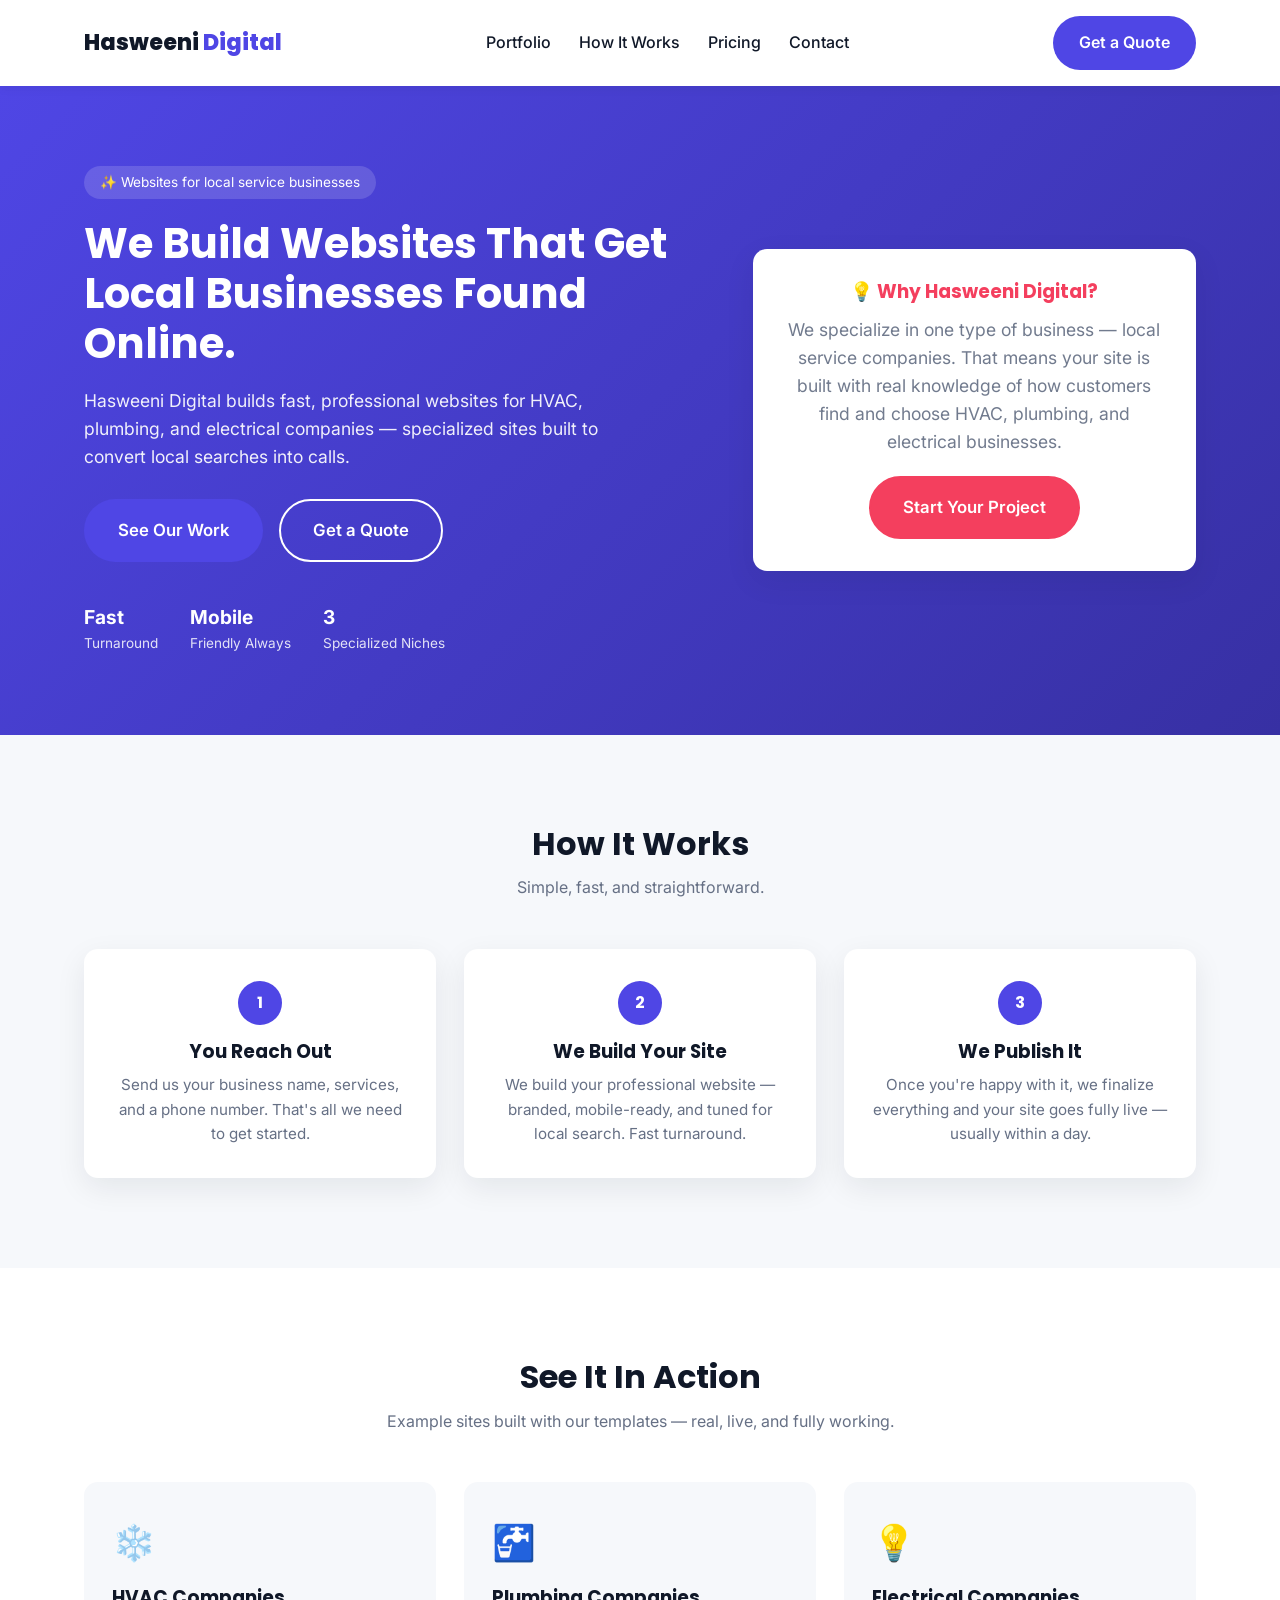
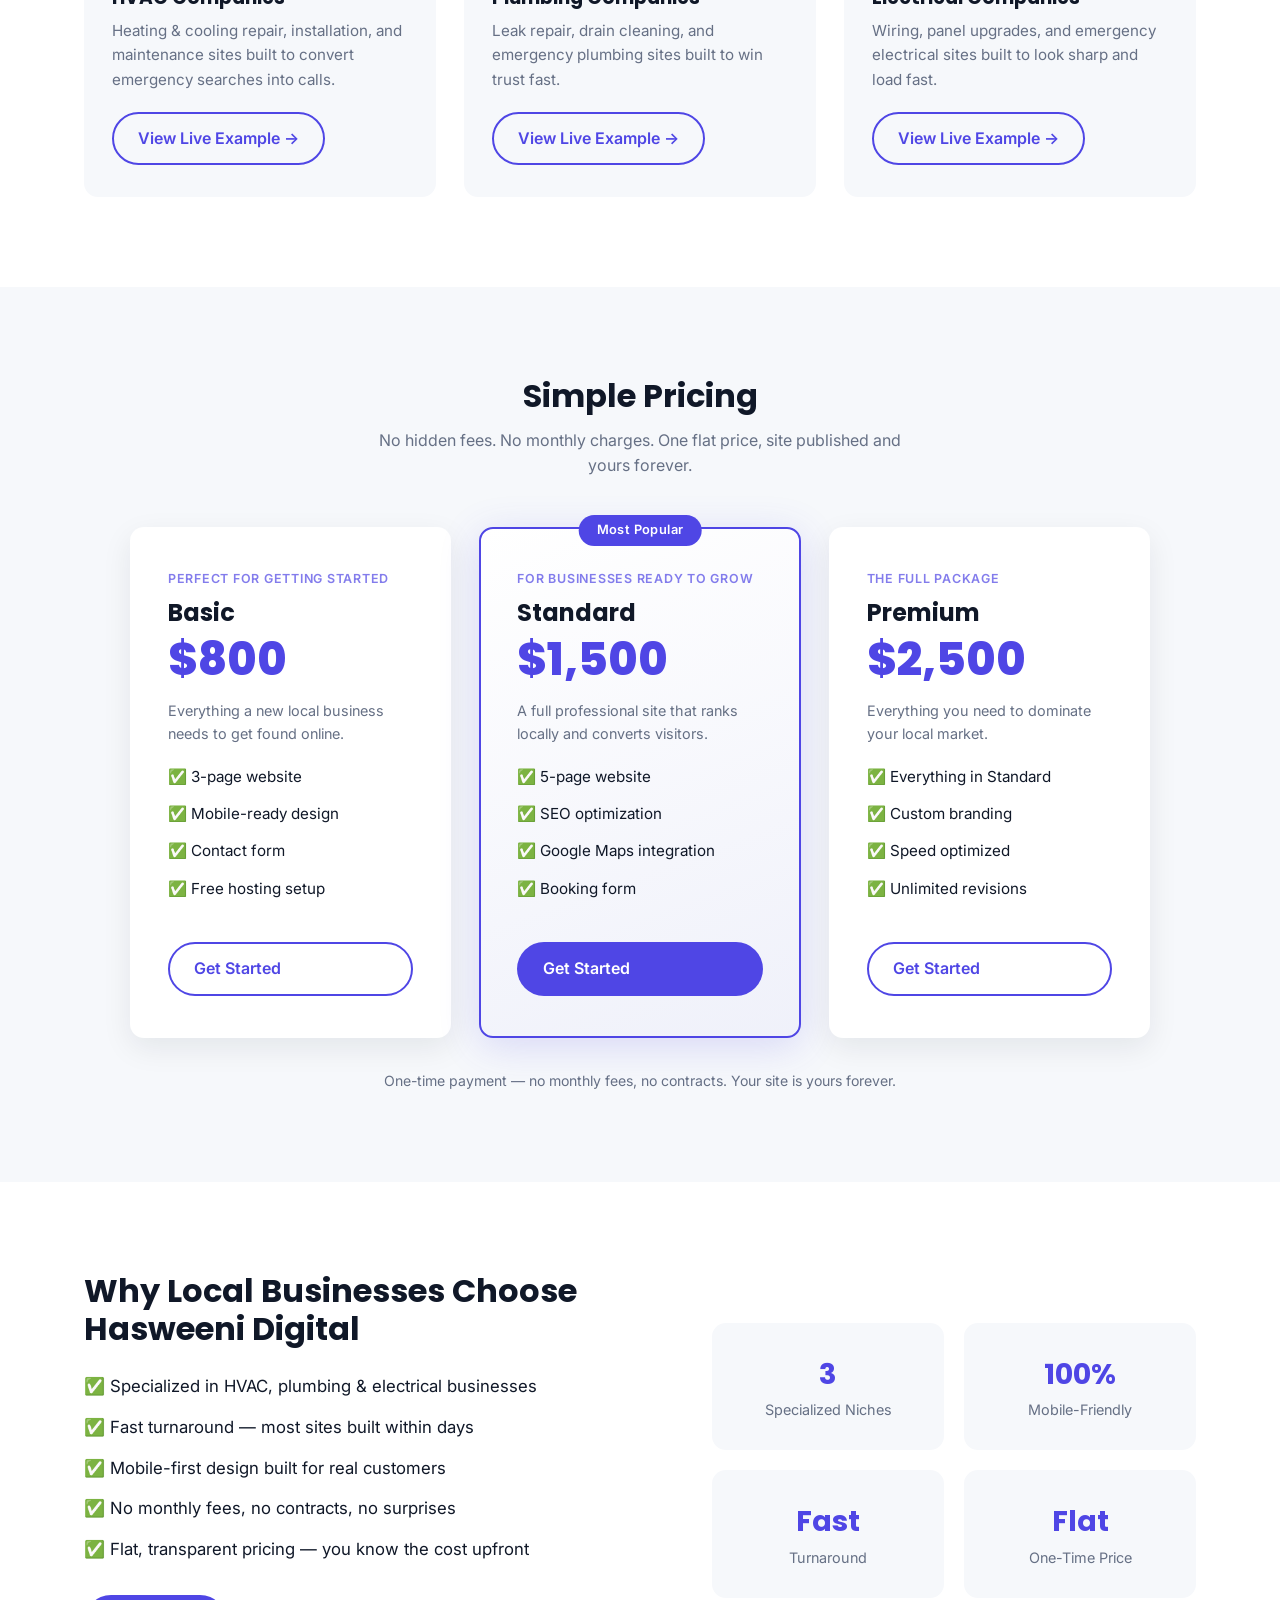
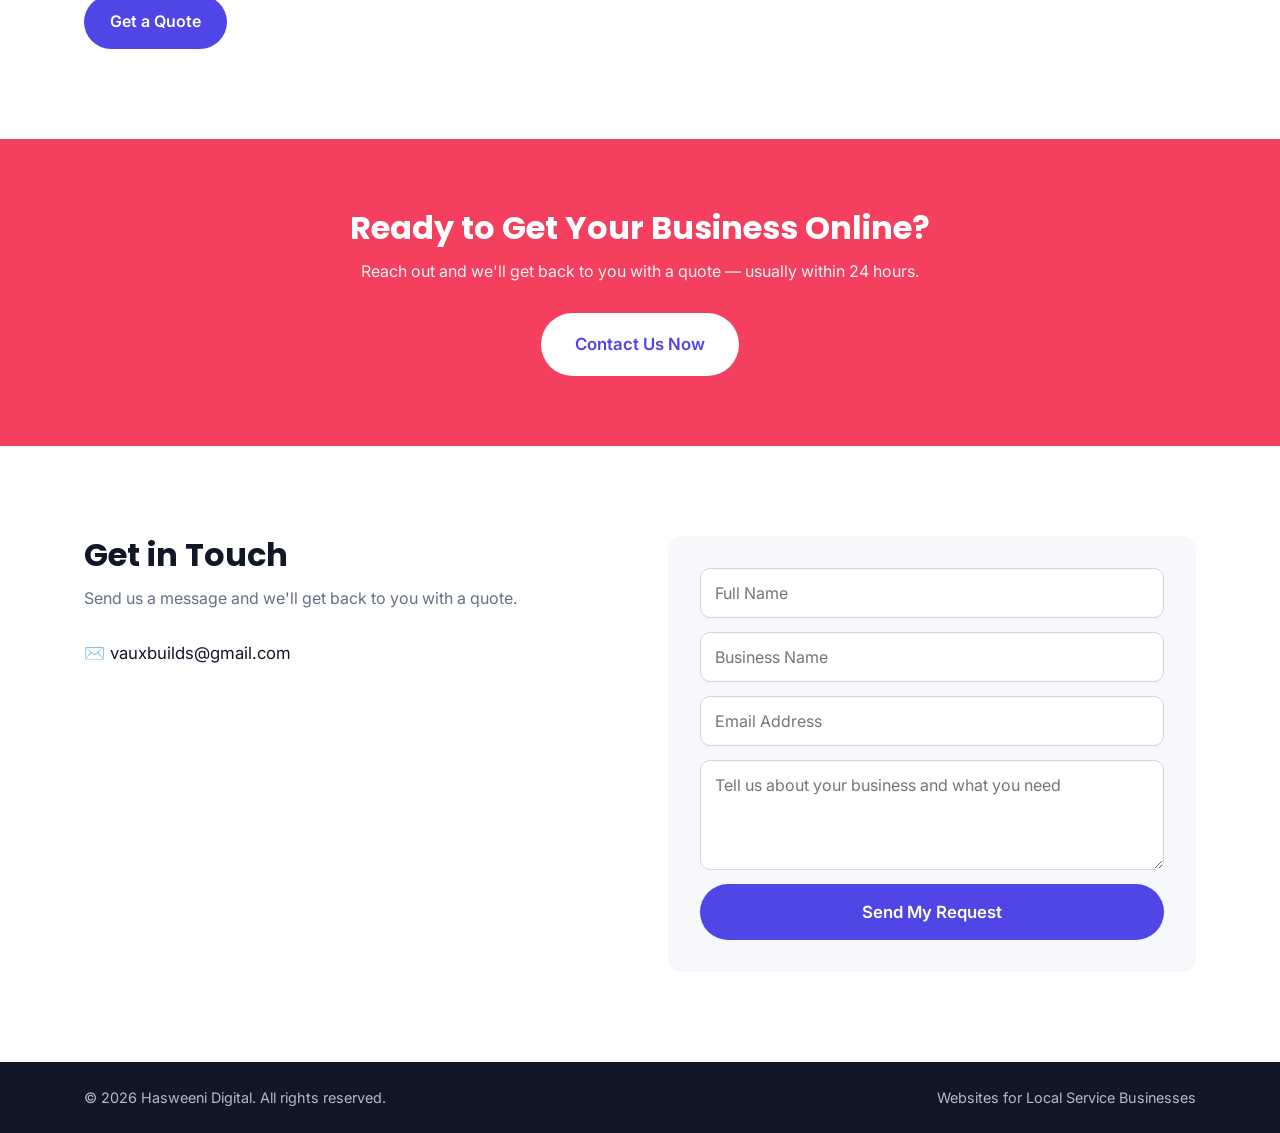
<file: index.html>
<!DOCTYPE html>
<html lang="en">
<head>
<meta charset="UTF-8">
<meta name="viewport" content="width=device-width, initial-scale=1.0">
<title>Hasweeni Digital | Websites for Local Service Businesses</title>
<meta name="description" content="Hasweeni Digital builds fast, professional websites for local service businesses — HVAC, plumbing, and electrical companies.">
<link rel="preconnect" href="https://fonts.googleapis.com">
<link href="https://fonts.googleapis.com/css2?family=Poppins:wght@400;600;700;800&family=Inter:wght@400;500;600&display=swap" rel="stylesheet">
<link rel="stylesheet" href="style.css">
</head>
<body>

<header class="header">
  <div class="container header-inner">
    <a href="#top" class="logo">Hasweeni <span>Digital</span></a>
    <nav class="nav" id="nav">
      <a href="#portfolio">Portfolio</a>
      <a href="#how-it-works">How It Works</a>
      <a href="#pricing">Pricing</a>
      <a href="#contact">Contact</a>
    </nav>
    <a href="#contact" class="btn btn-primary header-cta">Get a Quote</a>
    <button class="nav-toggle" id="navToggle" aria-label="Toggle navigation">☰</button>
  </div>
</header>

<section class="hero" id="top">
  <div class="container hero-inner">
    <div class="hero-text">
      <span class="badge">✨ Websites for local service businesses</span>
      <h1>We Build Websites That Get Local Businesses Found Online.</h1>
      <p>Hasweeni Digital builds fast, professional websites for HVAC, plumbing, and electrical companies — specialized sites built to convert local searches into calls.</p>
      <div class="hero-buttons">
        <a href="#portfolio" class="btn btn-primary btn-lg">See Our Work</a>
        <a href="#contact" class="btn btn-outline btn-lg">Get a Quote</a>
      </div>
      <div class="hero-trust">
        <div><strong>Fast</strong><span>Turnaround</span></div>
        <div><strong>Mobile</strong><span>Friendly Always</span></div>
        <div><strong>3</strong><span>Specialized Niches</span></div>
      </div>
    </div>
    <div class="hero-card">
      <h3>💡 Why Hasweeni Digital?</h3>
      <p>We specialize in one type of business — local service companies. That means your site is built with real knowledge of how customers find and choose HVAC, plumbing, and electrical businesses.</p>
      <a href="#contact" class="btn btn-white btn-lg">Start Your Project</a>
    </div>
  </div>
</section>

<section class="how" id="how-it-works">
  <div class="container">
    <h2 class="section-title">How It Works</h2>
    <p class="section-subtitle">Simple, fast, and straightforward.</p>
    <div class="how-grid">
      <div class="how-card">
        <div class="how-number">1</div>
        <h3>You Reach Out</h3>
        <p>Send us your business name, services, and a phone number. That's all we need to get started.</p>
      </div>
      <div class="how-card">
        <div class="how-number">2</div>
        <h3>We Build Your Site</h3>
        <p>We build your professional website — branded, mobile-ready, and tuned for local search. Fast turnaround.</p>
      </div>
      <div class="how-card">
        <div class="how-number">3</div>
        <h3>We Publish It</h3>
        <p>Once you're happy with it, we finalize everything and your site goes fully live — usually within a day.</p>
      </div>
    </div>
  </div>
</section>

<section class="portfolio" id="portfolio">
  <div class="container">
    <h2 class="section-title">See It In Action</h2>
    <p class="section-subtitle">Example sites built with our templates — real, live, and fully working.</p>
    <div class="portfolio-grid">
      <div class="portfolio-card">
        <div class="portfolio-icon">❄️</div>
        <h3>HVAC Companies</h3>
        <p>Heating &amp; cooling repair, installation, and maintenance sites built to convert emergency searches into calls.</p>
        <a href="examples/hvac-example/" class="btn btn-outline-dark">View Live Example →</a>
      </div>
      <div class="portfolio-card">
        <div class="portfolio-icon">🚰</div>
        <h3>Plumbing Companies</h3>
        <p>Leak repair, drain cleaning, and emergency plumbing sites built to win trust fast.</p>
        <a href="examples/plumbing-example/" class="btn btn-outline-dark">View Live Example →</a>
      </div>
      <div class="portfolio-card">
        <div class="portfolio-icon">💡</div>
        <h3>Electrical Companies</h3>
        <p>Wiring, panel upgrades, and emergency electrical sites built to look sharp and load fast.</p>
        <a href="examples/electrician-example/" class="btn btn-outline-dark">View Live Example →</a>
      </div>
    </div>
  </div>
</section>

<section class="pricing" id="pricing">
  <div class="container">
    <h2 class="section-title">Simple Pricing</h2>
    <p class="section-subtitle">No hidden fees. No monthly charges. One flat price, site published and yours forever.</p>
    <div class="pricing-grid">
      <div class="pricing-card">
        <div class="pricing-tier-label">Perfect for getting started</div>
        <h3>Basic</h3>
        <div class="price">$800</div>
        <p class="pricing-tagline">Everything a new local business needs to get found online.</p>
        <ul>
          <li>✅ 3-page website</li>
          <li>✅ Mobile-ready design</li>
          <li>✅ Contact form</li>
          <li>✅ Free hosting setup</li>
        </ul>
        <a href="#contact" class="btn btn-outline-dark btn-block pricing-cta">Get Started</a>
      </div>
      <div class="pricing-card featured">
        <span class="pricing-badge">Most Popular</span>
        <div class="pricing-tier-label">For businesses ready to grow</div>
        <h3>Standard</h3>
        <div class="price">$1,500</div>
        <p class="pricing-tagline">A full professional site that ranks locally and converts visitors.</p>
        <ul>
          <li>✅ 5-page website</li>
          <li>✅ SEO optimization</li>
          <li>✅ Google Maps integration</li>
          <li>✅ Booking form</li>
        </ul>
        <a href="#contact" class="btn btn-primary btn-block pricing-cta">Get Started</a>
      </div>
      <div class="pricing-card">
        <div class="pricing-tier-label">The full package</div>
        <h3>Premium</h3>
        <div class="price">$2,500</div>
        <p class="pricing-tagline">Everything you need to dominate your local market.</p>
        <ul>
          <li>✅ Everything in Standard</li>
          <li>✅ Custom branding</li>
          <li>✅ Speed optimized</li>
          <li>✅ Unlimited revisions</li>
        </ul>
        <a href="#contact" class="btn btn-outline-dark btn-block pricing-cta">Get Started</a>
      </div>
    </div>
    <p class="pricing-note">One-time payment — no monthly fees, no contracts. Your site is yours forever.</p>
  </div>
</section>

<section class="why-us" id="why-us">
  <div class="container why-us-inner">
    <div class="why-us-text">
      <h2 class="section-title left">Why Local Businesses Choose Hasweeni Digital</h2>
      <ul class="checklist">
        <li>✅ Specialized in HVAC, plumbing &amp; electrical businesses</li>
        <li>✅ Fast turnaround — most sites built within days</li>
        <li>✅ Mobile-first design built for real customers</li>
        <li>✅ No monthly fees, no contracts, no surprises</li>
        <li>✅ Flat, transparent pricing — you know the cost upfront</li>
      </ul>
      <a href="#contact" class="btn btn-primary">Get a Quote</a>
    </div>
    <div class="why-us-stats">
      <div class="stat"><strong>3</strong><span>Specialized Niches</span></div>
      <div class="stat"><strong>100%</strong><span>Mobile-Friendly</span></div>
      <div class="stat"><strong>Fast</strong><span>Turnaround</span></div>
      <div class="stat"><strong>Flat</strong><span>One-Time Price</span></div>
    </div>
  </div>
</section>

<section class="cta-banner">
  <div class="container cta-banner-inner">
    <h2>Ready to Get Your Business Online?</h2>
    <p>Reach out and we'll get back to you with a quote — usually within 24 hours.</p>
    <a href="#contact" class="btn btn-white btn-lg">Contact Us Now</a>
  </div>
</section>

<section class="contact" id="contact">
  <div class="container contact-inner">
    <div>
      <h2 class="section-title left">Get in Touch</h2>
      <p class="section-subtitle left">Send us a message and we'll get back to you with a quote.</p>
      <ul class="contact-info">
        <li>✉️ <a href="mailto:vauxbuilds@gmail.com">vauxbuilds@gmail.com</a></li>
      </ul>
    </div>
    <form class="contact-form" id="contactForm">
      <input type="text" name="name" placeholder="Full Name" required>
      <input type="text" name="business" placeholder="Business Name" required>
      <input type="email" name="email" placeholder="Email Address" required>
      <textarea name="message" rows="4" placeholder="Tell us about your business and what you need"></textarea>
      <button type="submit" class="btn btn-primary btn-lg">Send My Request</button>
    </form>
  </div>
</section>

<footer class="footer">
  <div class="container footer-inner">
    <span>&copy; <span id="year"></span> Hasweeni Digital. All rights reserved.</span>
    <span>Websites for Local Service Businesses</span>
  </div>
</footer>

<script src="script.js"></script>
</body>
</html>
</file>
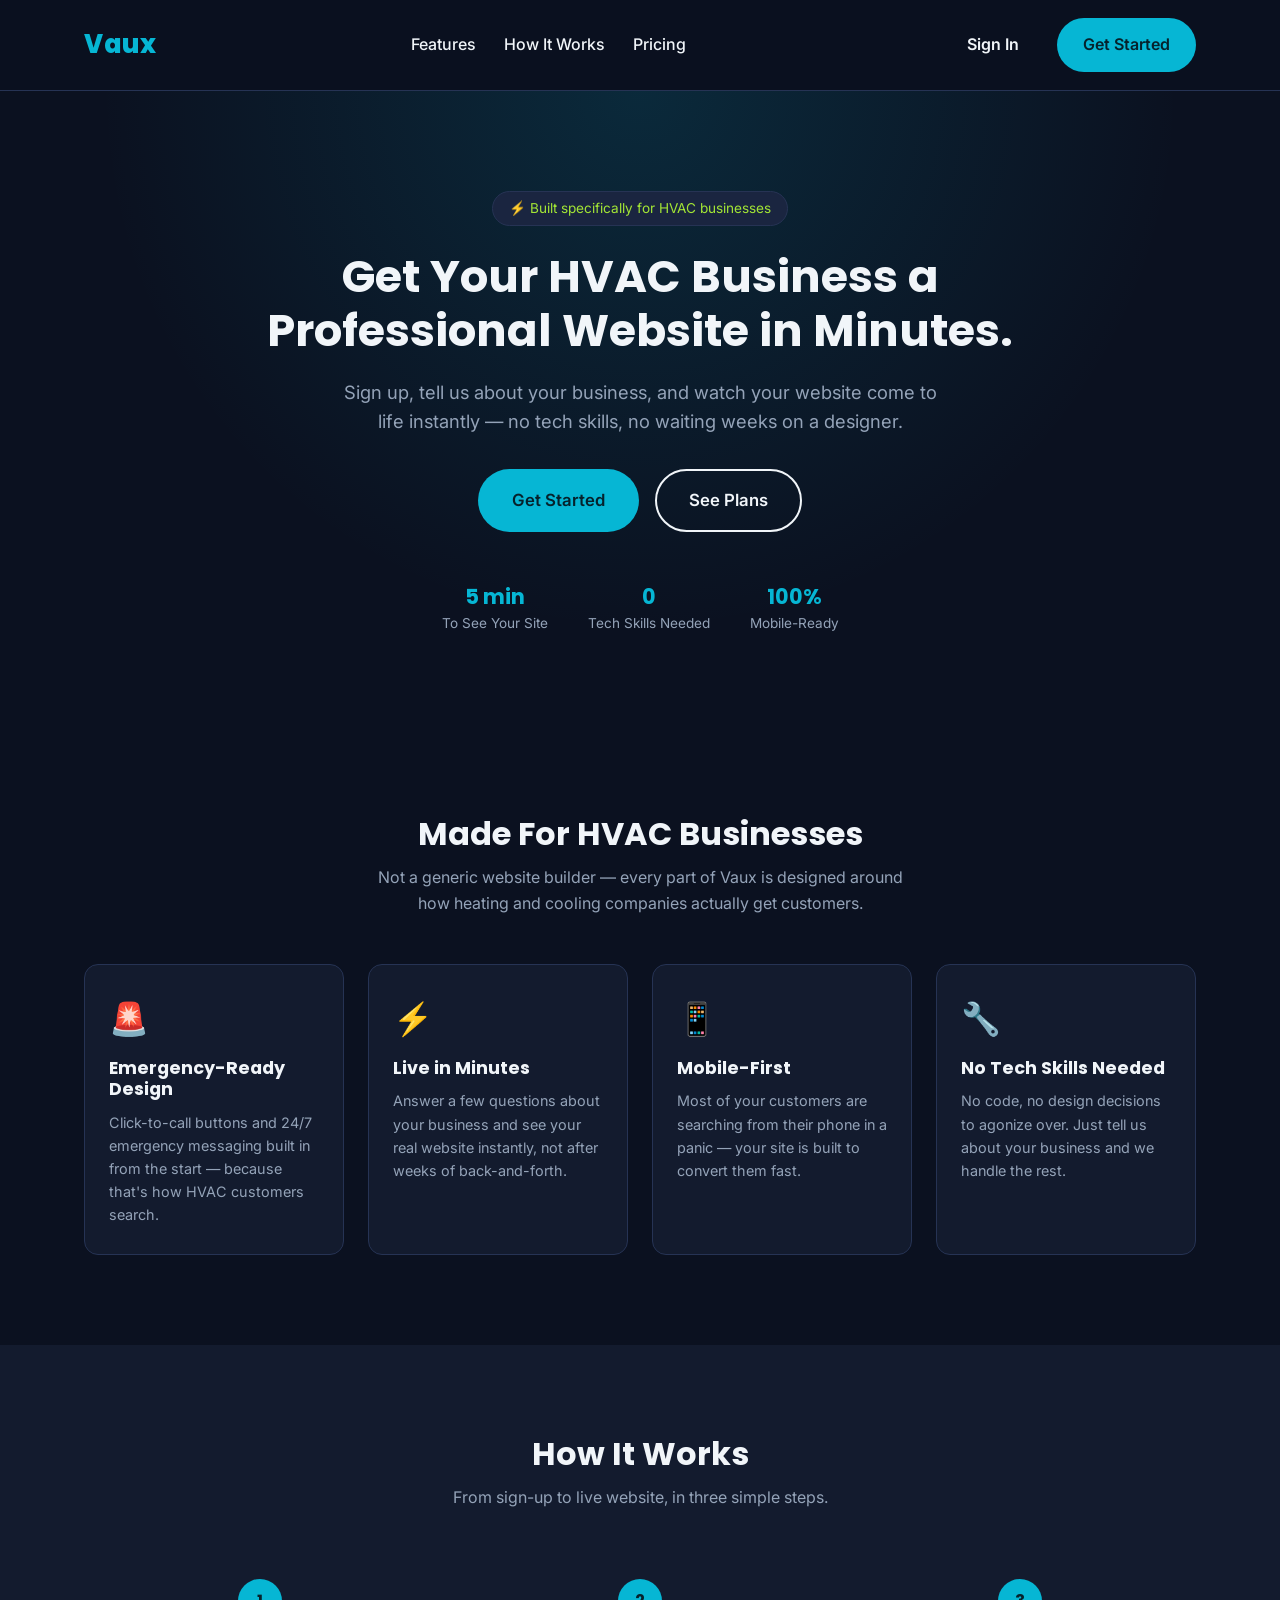
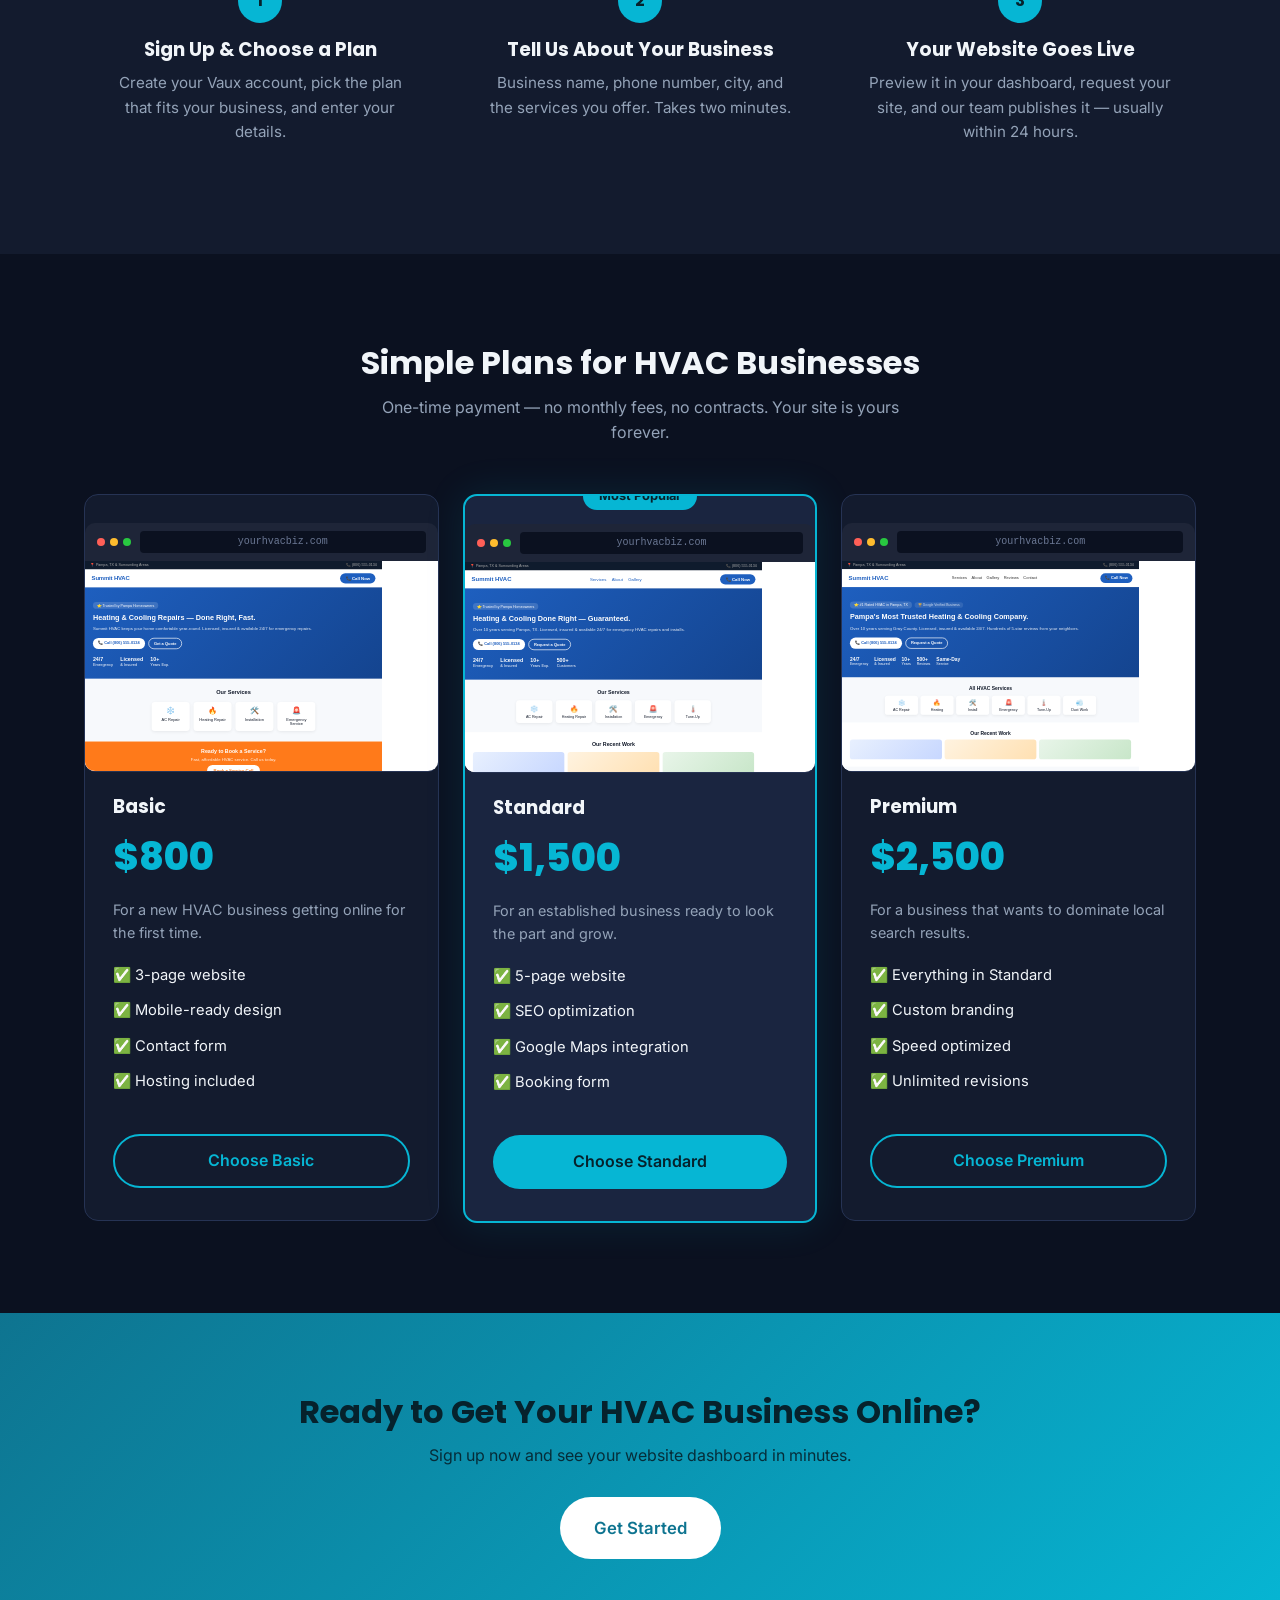
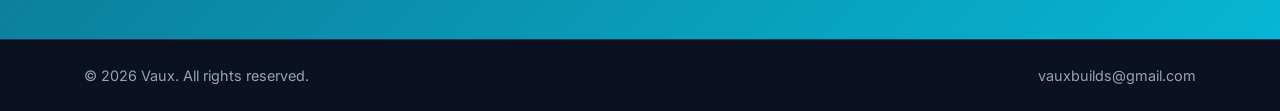
<file: vaux/index.html>
<!DOCTYPE html>
<html lang="en">
<head>
<meta charset="UTF-8">
<meta name="viewport" content="width=device-width, initial-scale=1.0">
<title>Vaux | Professional HVAC Websites</title>
<meta name="description" content="Vaux builds professional websites for HVAC businesses. See exactly what your site will look like before you pay.">
<link rel="preconnect" href="https://fonts.googleapis.com">
<link href="https://fonts.googleapis.com/css2?family=Poppins:wght@400;600;700;800&family=Inter:wght@400;500;600&display=swap" rel="stylesheet">
<link rel="stylesheet" href="style.css">
</head>
<body>

<header class="header">
  <div class="container header-inner">
    <a href="#top" class="logo">Vaux</a>
    <nav class="nav" id="nav">
      <a href="#features">Features</a>
      <a href="#how-it-works">How It Works</a>
      <a href="#pricing">Pricing</a>
    </nav>
    <div class="header-actions">
      <a href="auth.html" class="btn btn-ghost">Sign In</a>
      <a href="auth.html?mode=signup" class="btn btn-primary">Get Started</a>
    </div>
    <button class="nav-toggle" id="navToggle" aria-label="Toggle navigation">☰</button>
  </div>
</header>

<section class="hero" id="top">
  <div class="container hero-inner">
    <span class="badge">⚡ Built specifically for HVAC businesses</span>
    <h1>Get Your HVAC Business a Professional Website in Minutes.</h1>
    <p>Sign up, tell us about your business, and watch your website come to life instantly — no tech skills, no waiting weeks on a designer.</p>
    <div class="hero-buttons">
      <a href="auth.html?mode=signup" class="btn btn-primary btn-lg">Get Started</a>
      <a href="#pricing" class="btn btn-outline btn-lg">See Plans</a>
    </div>
    <div class="hero-trust">
      <div><strong>5 min</strong><span>To See Your Site</span></div>
      <div><strong>0</strong><span>Tech Skills Needed</span></div>
      <div><strong>100%</strong><span>Mobile-Ready</span></div>
    </div>
  </div>
</section>

<section class="features" id="features">
  <div class="container">
    <h2 class="section-title">Made For HVAC Businesses</h2>
    <p class="section-subtitle">Not a generic website builder — every part of Vaux is designed around how heating and cooling companies actually get customers.</p>
    <div class="features-grid">
      <div class="feature-card">
        <div class="feature-icon">🚨</div>
        <h3>Emergency-Ready Design</h3>
        <p>Click-to-call buttons and 24/7 emergency messaging built in from the start — because that's how HVAC customers search.</p>
      </div>
      <div class="feature-card">
        <div class="feature-icon">⚡</div>
        <h3>Live in Minutes</h3>
        <p>Answer a few questions about your business and see your real website instantly, not after weeks of back-and-forth.</p>
      </div>
      <div class="feature-card">
        <div class="feature-icon">📱</div>
        <h3>Mobile-First</h3>
        <p>Most of your customers are searching from their phone in a panic — your site is built to convert them fast.</p>
      </div>
      <div class="feature-card">
        <div class="feature-icon">🔧</div>
        <h3>No Tech Skills Needed</h3>
        <p>No code, no design decisions to agonize over. Just tell us about your business and we handle the rest.</p>
      </div>
    </div>
  </div>
</section>

<section class="how" id="how-it-works">
  <div class="container">
    <h2 class="section-title">How It Works</h2>
    <p class="section-subtitle">From sign-up to live website, in three simple steps.</p>
    <div class="how-grid">
      <div class="how-card">
        <div class="how-number">1</div>
        <h3>Sign Up &amp; Choose a Plan</h3>
        <p>Create your Vaux account, pick the plan that fits your business, and enter your details.</p>
      </div>
      <div class="how-card">
        <div class="how-number">2</div>
        <h3>Tell Us About Your Business</h3>
        <p>Business name, phone number, city, and the services you offer. Takes two minutes.</p>
      </div>
      <div class="how-card">
        <div class="how-number">3</div>
        <h3>Your Website Goes Live</h3>
        <p>Preview it in your dashboard, request your site, and our team publishes it — usually within 24 hours.</p>
      </div>
    </div>
  </div>
</section>

<section class="pricing" id="pricing">
  <div class="container">
    <h2 class="section-title">Simple Plans for HVAC Businesses</h2>
    <p class="section-subtitle">One-time payment — no monthly fees, no contracts. Your site is yours forever.</p>
    <div class="pricing-grid">

      <!-- Basic -->
      <div class="pricing-card">
        <div class="plan-mock">
          <div class="mock-bar">
            <span class="mock-dot"></span><span class="mock-dot"></span><span class="mock-dot"></span>
            <div class="mock-url-bar">yourhvacbiz.com</div>
          </div>
          <div class="mock-viewport">
            <iframe id="mockStarter" class="mock-iframe" scrolling="no" title="Basic plan preview"></iframe>
          </div>
        </div>
        <h3>Basic</h3>
        <div class="price">$800</div>
        <p class="plan-desc">For a new HVAC business getting online for the first time.</p>
        <ul>
          <li>✅ 3-page website</li>
          <li>✅ Mobile-ready design</li>
          <li>✅ Contact form</li>
          <li>✅ Hosting included</li>
        </ul>
        <a href="auth.html?mode=signup&plan=starter" class="btn btn-outline-dark btn-block">Choose Basic</a>
      </div>

      <!-- Standard (featured) -->
      <div class="pricing-card featured">
        <span class="pricing-badge">Most Popular</span>
        <div class="plan-mock">
          <div class="mock-bar">
            <span class="mock-dot"></span><span class="mock-dot"></span><span class="mock-dot"></span>
            <div class="mock-url-bar">yourhvacbiz.com</div>
          </div>
          <div class="mock-viewport">
            <iframe id="mockGrowth" class="mock-iframe" scrolling="no" title="Standard plan preview"></iframe>
          </div>
        </div>
        <h3>Standard</h3>
        <div class="price">$1,500</div>
        <p class="plan-desc">For an established business ready to look the part and grow.</p>
        <ul>
          <li>✅ 5-page website</li>
          <li>✅ SEO optimization</li>
          <li>✅ Google Maps integration</li>
          <li>✅ Booking form</li>
        </ul>
        <a href="auth.html?mode=signup&plan=growth" class="btn btn-primary btn-block">Choose Standard</a>
      </div>

      <!-- Premium -->
      <div class="pricing-card">
        <div class="plan-mock">
          <div class="mock-bar">
            <span class="mock-dot"></span><span class="mock-dot"></span><span class="mock-dot"></span>
            <div class="mock-url-bar">yourhvacbiz.com</div>
          </div>
          <div class="mock-viewport">
            <iframe id="mockPro" class="mock-iframe" scrolling="no" title="Premium plan preview"></iframe>
          </div>
        </div>
        <h3>Premium</h3>
        <div class="price">$2,500</div>
        <p class="plan-desc">For a business that wants to dominate local search results.</p>
        <ul>
          <li>✅ Everything in Standard</li>
          <li>✅ Custom branding</li>
          <li>✅ Speed optimized</li>
          <li>✅ Unlimited revisions</li>
        </ul>
        <a href="auth.html?mode=signup&plan=pro" class="btn btn-outline-dark btn-block">Choose Premium</a>
      </div>

    </div>
  </div>
</section>

<section class="cta-banner">
  <div class="container cta-banner-inner">
    <h2>Ready to Get Your HVAC Business Online?</h2>
    <p>Sign up now and see your website dashboard in minutes.</p>
    <a href="auth.html?mode=signup" class="btn btn-white btn-lg">Get Started</a>
  </div>
</section>

<footer class="footer">
  <div class="container footer-inner">
    <span>&copy; <span id="year"></span> Vaux. All rights reserved.</span>
    <span><a href="mailto:vauxbuilds@gmail.com" style="color:inherit;">vauxbuilds@gmail.com</a></span>
  </div>
</footer>

<script src="script.js"></script>
<script src="plan-previews.js"></script>
</body>
</html>
</file>
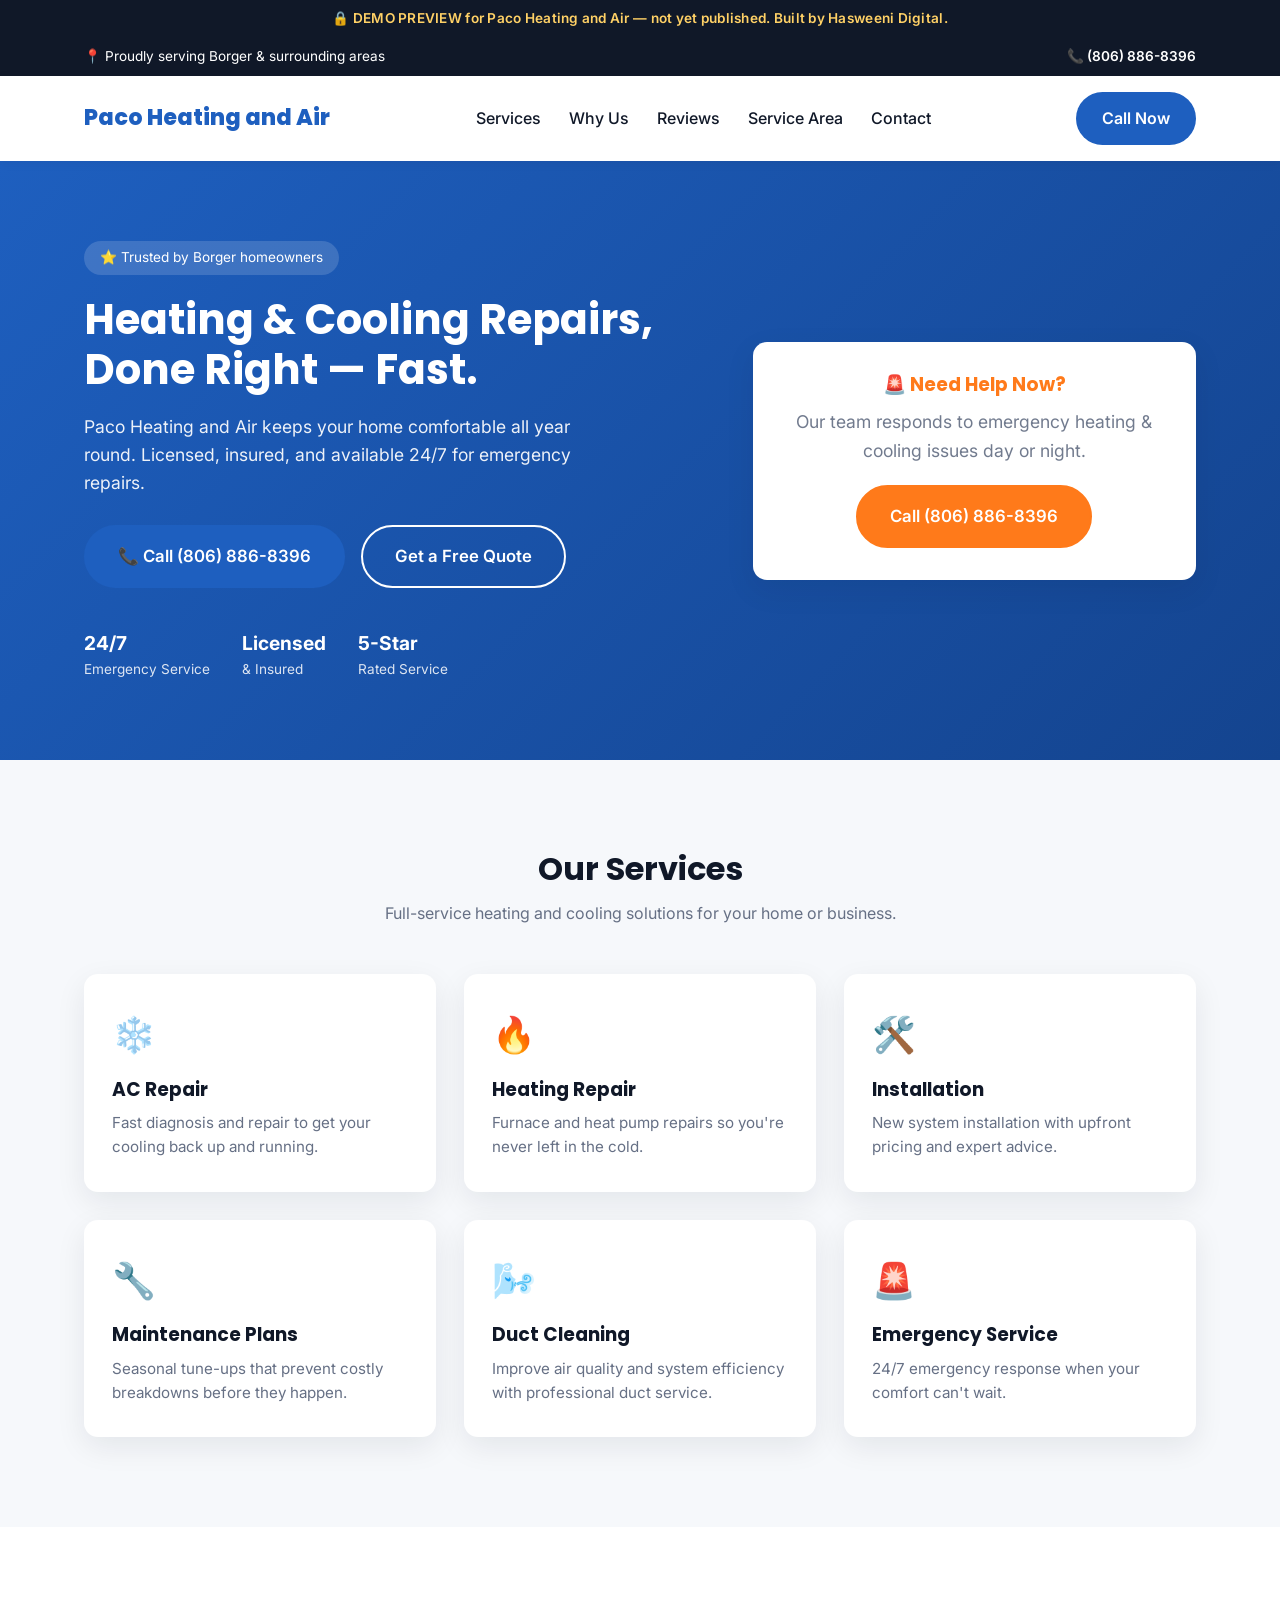
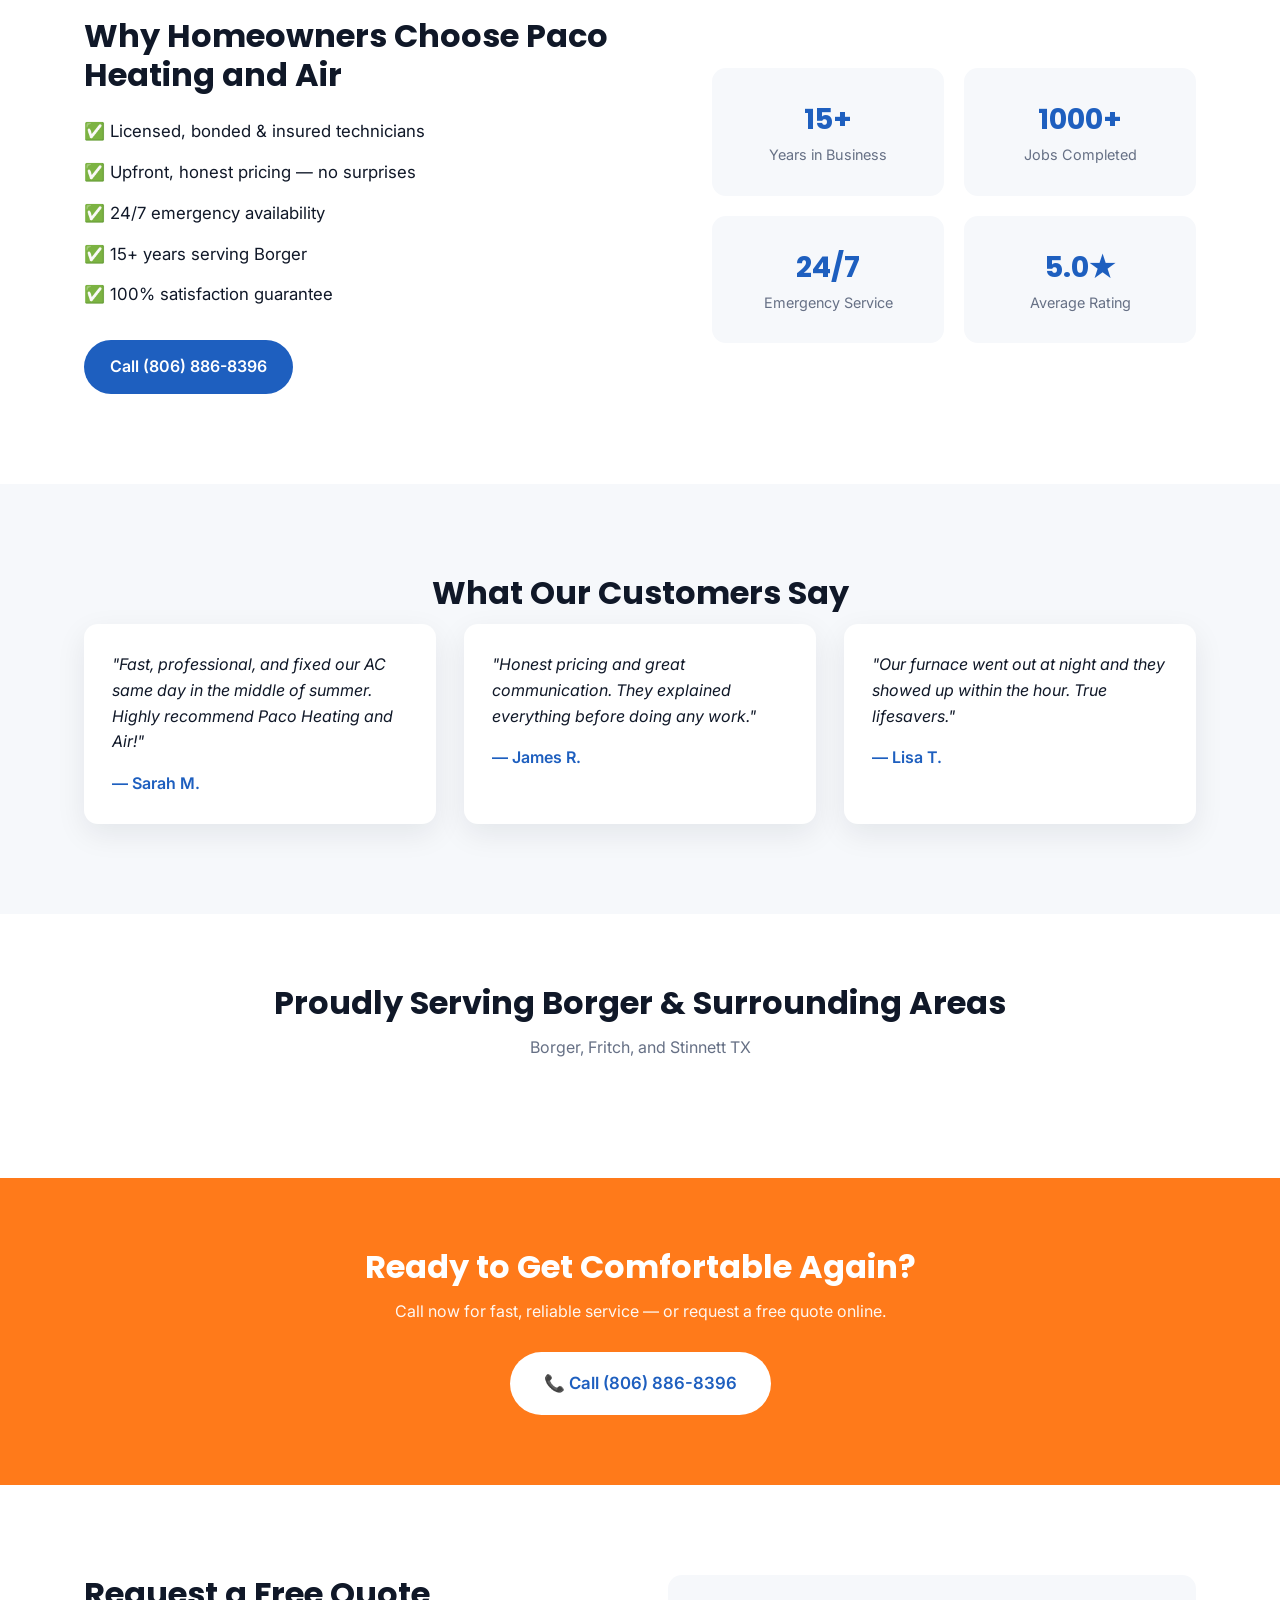
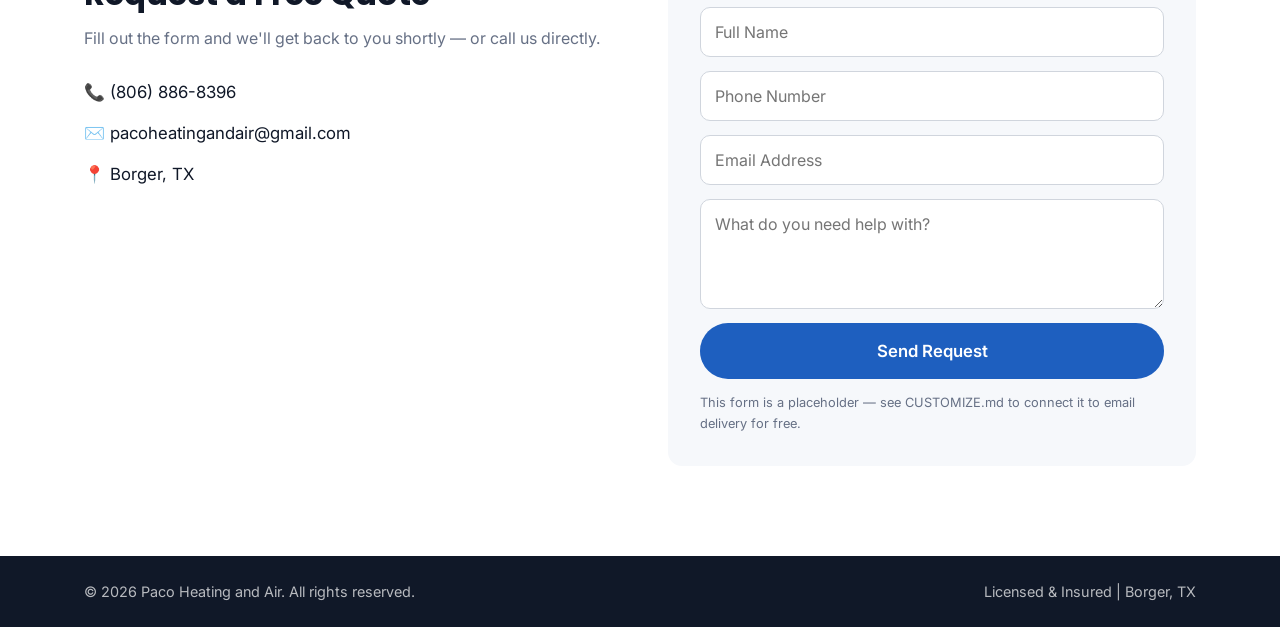
<file: clients/paco-hvac/index.html>
<!DOCTYPE html>
<html lang="en">
<head>
<meta charset="UTF-8">
<meta name="viewport" content="width=device-width, initial-scale=1.0">
<title>Paco Heating and Air | Heating &amp; Air Conditioning in Borger</title>
<meta name="description" content="Paco Heating and Air provides fast, reliable HVAC repair, installation, and maintenance in Borger and surrounding areas. 24/7 emergency service available.">
<link rel="preconnect" href="https://fonts.googleapis.com">
<link href="https://fonts.googleapis.com/css2?family=Poppins:wght@400;600;700;800&family=Inter:wght@400;500;600&display=swap" rel="stylesheet">
<link rel="stylesheet" href="style.css">
</head>
<body>

<!-- DEMO WATERMARK — delete this whole <div class="demo-banner">...</div> block once the client has paid -->
<div class="demo-banner">
  🔒 DEMO PREVIEW for Paco Heating and Air — not yet published. Built by Hasweeni Digital.
</div>

<!-- Top bar -->
<div class="topbar">
  <div class="container topbar-inner">
    <span>📍 Proudly serving Borger &amp; surrounding areas</span>
    <a href="tel:+18068868396" class="topbar-phone">📞 (806) 886-8396</a>
  </div>
</div>

<!-- Header / Nav -->
<header class="header">
  <div class="container header-inner">
    <a href="#top" class="logo">Paco Heating and Air</a>
    <nav class="nav" id="nav">
      <a href="#services">Services</a>
      <a href="#why-us">Why Us</a>
      <a href="#testimonials">Reviews</a>
      <a href="#service-area">Service Area</a>
      <a href="#contact">Contact</a>
    </nav>
    <a href="tel:+18068868396" class="btn btn-primary header-cta">Call Now</a>
    <button class="nav-toggle" id="navToggle" aria-label="Toggle navigation">☰</button>
  </div>
</header>

<!-- Hero -->
<section class="hero" id="top">
  <div class="container hero-inner">
    <div class="hero-text">
      <span class="badge">⭐ Trusted by Borger homeowners</span>
      <h1>Heating &amp; Cooling Repairs, Done Right — Fast.</h1>
      <p>Paco Heating and Air keeps your home comfortable all year round. Licensed, insured, and available 24/7 for emergency repairs.</p>
      <div class="hero-buttons">
        <a href="tel:+18068868396" class="btn btn-primary btn-lg">📞 Call (806) 886-8396</a>
        <a href="#contact" class="btn btn-outline btn-lg">Get a Free Quote</a>
      </div>
      <div class="hero-trust">
        <div><strong>24/7</strong><span>Emergency Service</span></div>
        <div><strong>Licensed</strong><span>&amp; Insured</span></div>
        <div><strong>5-Star</strong><span>Rated Service</span></div>
      </div>
    </div>
    <div class="hero-emergency-card">
      <h3>🚨 Need Help Now?</h3>
      <p>Our team responds to emergency heating &amp; cooling issues day or night.</p>
      <a href="tel:+18068868396" class="btn btn-white btn-lg">Call (806) 886-8396</a>
    </div>
  </div>
</section>

<!-- Services -->
<section class="services" id="services">
  <div class="container">
    <h2 class="section-title">Our Services</h2>
    <p class="section-subtitle">Full-service heating and cooling solutions for your home or business.</p>
    <div class="services-grid">
      <div class="service-card">
        <div class="service-icon">❄️</div>
        <h3>AC Repair</h3>
        <p>Fast diagnosis and repair to get your cooling back up and running.</p>
      </div>
      <div class="service-card">
        <div class="service-icon">🔥</div>
        <h3>Heating Repair</h3>
        <p>Furnace and heat pump repairs so you're never left in the cold.</p>
      </div>
      <div class="service-card">
        <div class="service-icon">🛠️</div>
        <h3>Installation</h3>
        <p>New system installation with upfront pricing and expert advice.</p>
      </div>
      <div class="service-card">
        <div class="service-icon">🔧</div>
        <h3>Maintenance Plans</h3>
        <p>Seasonal tune-ups that prevent costly breakdowns before they happen.</p>
      </div>
      <div class="service-card">
        <div class="service-icon">🌬️</div>
        <h3>Duct Cleaning</h3>
        <p>Improve air quality and system efficiency with professional duct service.</p>
      </div>
      <div class="service-card">
        <div class="service-icon">🚨</div>
        <h3>Emergency Service</h3>
        <p>24/7 emergency response when your comfort can't wait.</p>
      </div>
    </div>
  </div>
</section>

<!-- Why Us -->
<section class="why-us" id="why-us">
  <div class="container why-us-inner">
    <div class="why-us-text">
      <h2 class="section-title left">Why Homeowners Choose Paco Heating and Air</h2>
      <ul class="checklist">
        <li>✅ Licensed, bonded &amp; insured technicians</li>
        <li>✅ Upfront, honest pricing — no surprises</li>
        <li>✅ 24/7 emergency availability</li>
        <li>✅ 15+ years serving Borger</li>
        <li>✅ 100% satisfaction guarantee</li>
      </ul>
      <a href="tel:+18068868396" class="btn btn-primary">Call (806) 886-8396</a>
    </div>
    <div class="why-us-stats">
      <div class="stat"><strong>15+</strong><span>Years in Business</span></div>
      <div class="stat"><strong>1000+</strong><span>Jobs Completed</span></div>
      <div class="stat"><strong>24/7</strong><span>Emergency Service</span></div>
      <div class="stat"><strong>5.0★</strong><span>Average Rating</span></div>
    </div>
  </div>
</section>

<!-- Testimonials -->
<section class="testimonials" id="testimonials">
  <div class="container">
    <h2 class="section-title">What Our Customers Say</h2>
    <div class="testimonials-grid">
      <div class="testimonial-card">
        <p>"Fast, professional, and fixed our AC same day in the middle of summer. Highly recommend Paco Heating and Air!"</p>
        <span class="testimonial-author">— Sarah M.</span>
      </div>
      <div class="testimonial-card">
        <p>"Honest pricing and great communication. They explained everything before doing any work."</p>
        <span class="testimonial-author">— James R.</span>
      </div>
      <div class="testimonial-card">
        <p>"Our furnace went out at night and they showed up within the hour. True lifesavers."</p>
        <span class="testimonial-author">— Lisa T.</span>
      </div>
    </div>
  </div>
</section>

<!-- Service Area -->
<section class="service-area" id="service-area">
  <div class="container">
    <h2 class="section-title">Proudly Serving Borger &amp; Surrounding Areas</h2>
    <p class="section-subtitle">Borger, Fritch, and Stinnett TX</p>
  </div>
</section>

<!-- CTA Banner -->
<section class="cta-banner">
  <div class="container cta-banner-inner">
    <h2>Ready to Get Comfortable Again?</h2>
    <p>Call now for fast, reliable service — or request a free quote online.</p>
    <a href="tel:+18068868396" class="btn btn-white btn-lg">📞 Call (806) 886-8396</a>
  </div>
</section>

<!-- Contact -->
<section class="contact" id="contact">
  <div class="container contact-inner">
    <div>
      <h2 class="section-title left">Request a Free Quote</h2>
      <p class="section-subtitle left">Fill out the form and we'll get back to you shortly — or call us directly.</p>
      <ul class="contact-info">
        <li>📞 <a href="tel:+18068868396">(806) 886-8396</a></li>
        <li>✉️ <a href="mailto:pacoheatingandair@gmail.com">pacoheatingandair@gmail.com</a></li>
        <li>📍 Borger, TX</li>
      </ul>
    </div>
    <form class="contact-form" id="contactForm">
      <input type="text" name="name" placeholder="Full Name" required>
      <input type="tel" name="phone" placeholder="Phone Number" required>
      <input type="email" name="email" placeholder="Email Address" required>
      <textarea name="message" rows="4" placeholder="What do you need help with?"></textarea>
      <button type="submit" class="btn btn-primary btn-lg">Send Request</button>
      <p class="form-note">This form is a placeholder — see CUSTOMIZE.md to connect it to email delivery for free.</p>
    </form>
  </div>
</section>

<!-- Footer -->
<footer class="footer">
  <div class="container footer-inner">
    <span>&copy; <span id="year"></span> Paco Heating and Air. All rights reserved.</span>
    <span>Licensed &amp; Insured | Borger, TX</span>
  </div>
</footer>

<!-- Sticky mobile call button -->
<a href="tel:+18068868396" class="sticky-call">📞 Call Now</a>

<script src="script.js"></script>
</body>
</html>
</file>
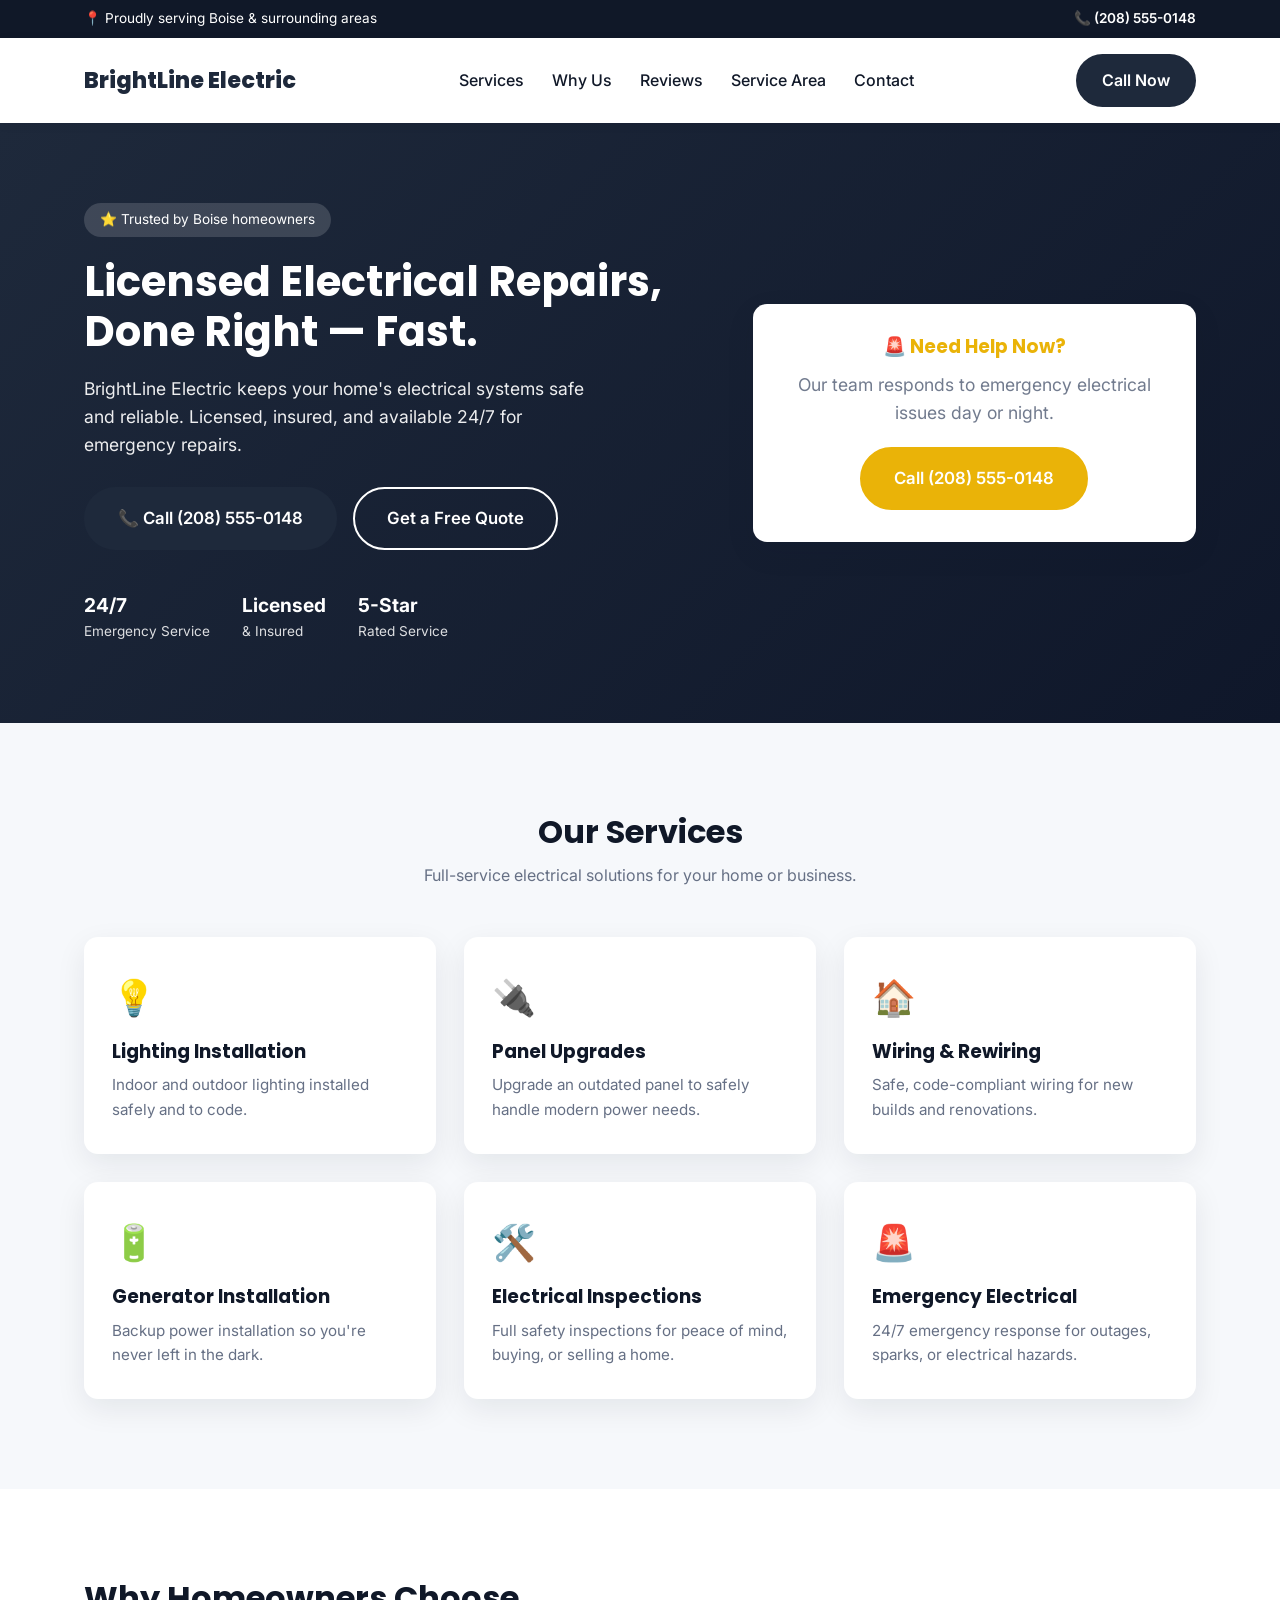
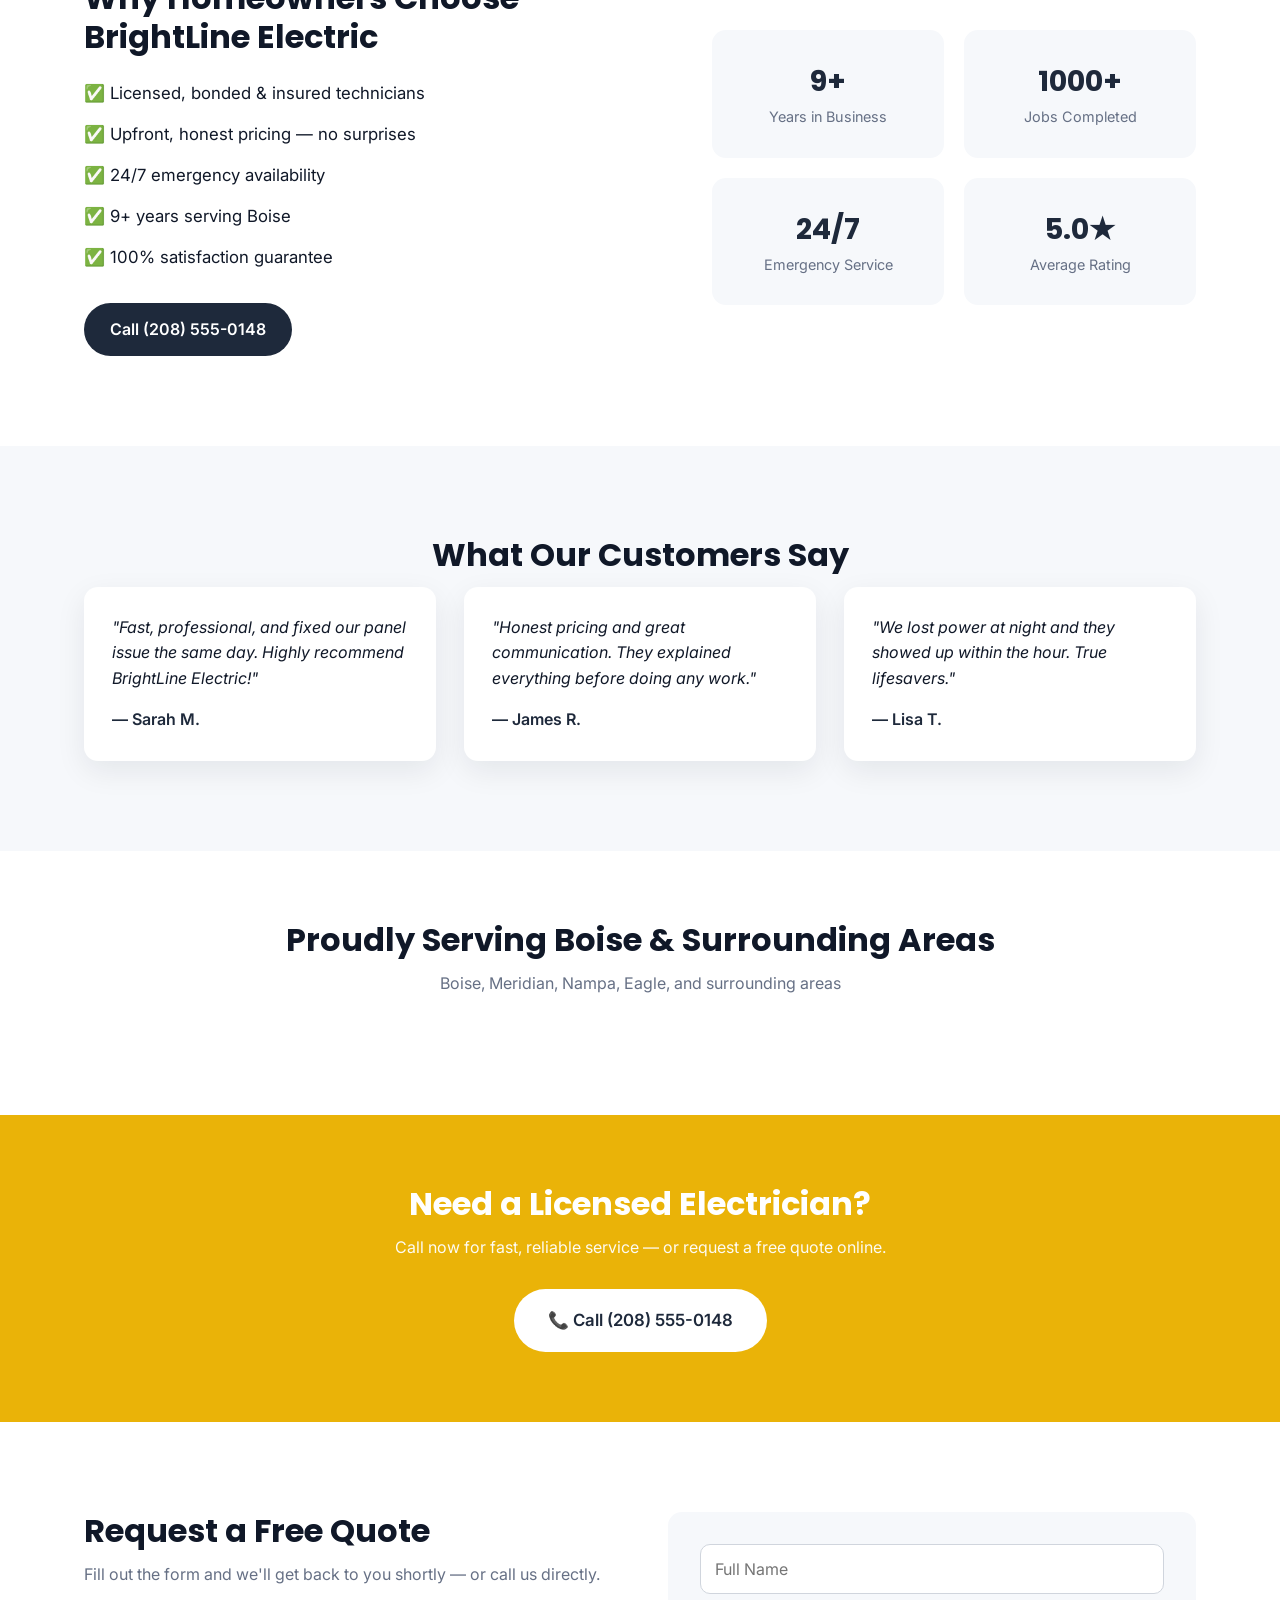
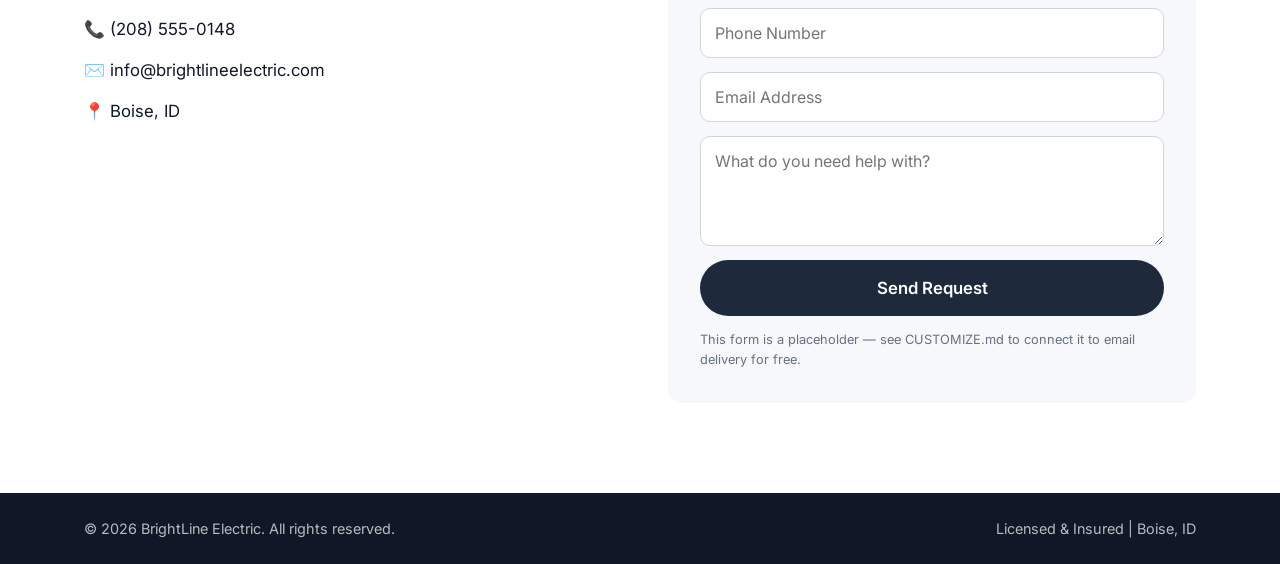
<file: examples/electrician-example/index.html>
<!DOCTYPE html>
<html lang="en">
<head>
<meta charset="UTF-8">
<meta name="viewport" content="width=device-width, initial-scale=1.0">
<title>BrightLine Electric | Electrical Services in Boise</title>
<meta name="description" content="BrightLine Electric provides fast, reliable electrical repair, installation, and inspection services in Boise and surrounding areas. 24/7 emergency service available.">
<link rel="preconnect" href="https://fonts.googleapis.com">
<link href="https://fonts.googleapis.com/css2?family=Poppins:wght@400;600;700;800&family=Inter:wght@400;500;600&display=swap" rel="stylesheet">
<link rel="stylesheet" href="style.css">
</head>
<body>

<!-- Top bar -->
<div class="topbar">
  <div class="container topbar-inner">
    <span>📍 Proudly serving Boise &amp; surrounding areas</span>
    <a href="tel:+12085550148" class="topbar-phone">📞 (208) 555-0148</a>
  </div>
</div>

<!-- Header / Nav -->
<header class="header">
  <div class="container header-inner">
    <a href="#top" class="logo">BrightLine Electric</a>
    <nav class="nav" id="nav">
      <a href="#services">Services</a>
      <a href="#why-us">Why Us</a>
      <a href="#testimonials">Reviews</a>
      <a href="#service-area">Service Area</a>
      <a href="#contact">Contact</a>
    </nav>
    <a href="tel:+12085550148" class="btn btn-primary header-cta">Call Now</a>
    <button class="nav-toggle" id="navToggle" aria-label="Toggle navigation">☰</button>
  </div>
</header>

<!-- Hero -->
<section class="hero" id="top">
  <div class="container hero-inner">
    <div class="hero-text">
      <span class="badge">⭐ Trusted by Boise homeowners</span>
      <h1>Licensed Electrical Repairs, Done Right — Fast.</h1>
      <p>BrightLine Electric keeps your home's electrical systems safe and reliable. Licensed, insured, and available 24/7 for emergency repairs.</p>
      <div class="hero-buttons">
        <a href="tel:+12085550148" class="btn btn-primary btn-lg">📞 Call (208) 555-0148</a>
        <a href="#contact" class="btn btn-outline btn-lg">Get a Free Quote</a>
      </div>
      <div class="hero-trust">
        <div><strong>24/7</strong><span>Emergency Service</span></div>
        <div><strong>Licensed</strong><span>&amp; Insured</span></div>
        <div><strong>5-Star</strong><span>Rated Service</span></div>
      </div>
    </div>
    <div class="hero-emergency-card">
      <h3>🚨 Need Help Now?</h3>
      <p>Our team responds to emergency electrical issues day or night.</p>
      <a href="tel:+12085550148" class="btn btn-white btn-lg">Call (208) 555-0148</a>
    </div>
  </div>
</section>

<!-- Services -->
<section class="services" id="services">
  <div class="container">
    <h2 class="section-title">Our Services</h2>
    <p class="section-subtitle">Full-service electrical solutions for your home or business.</p>
    <div class="services-grid">
      <div class="service-card">
        <div class="service-icon">💡</div>
        <h3>Lighting Installation</h3>
        <p>Indoor and outdoor lighting installed safely and to code.</p>
      </div>
      <div class="service-card">
        <div class="service-icon">🔌</div>
        <h3>Panel Upgrades</h3>
        <p>Upgrade an outdated panel to safely handle modern power needs.</p>
      </div>
      <div class="service-card">
        <div class="service-icon">🏠</div>
        <h3>Wiring &amp; Rewiring</h3>
        <p>Safe, code-compliant wiring for new builds and renovations.</p>
      </div>
      <div class="service-card">
        <div class="service-icon">🔋</div>
        <h3>Generator Installation</h3>
        <p>Backup power installation so you're never left in the dark.</p>
      </div>
      <div class="service-card">
        <div class="service-icon">🛠️</div>
        <h3>Electrical Inspections</h3>
        <p>Full safety inspections for peace of mind, buying, or selling a home.</p>
      </div>
      <div class="service-card">
        <div class="service-icon">🚨</div>
        <h3>Emergency Electrical</h3>
        <p>24/7 emergency response for outages, sparks, or electrical hazards.</p>
      </div>
    </div>
  </div>
</section>

<!-- Why Us -->
<section class="why-us" id="why-us">
  <div class="container why-us-inner">
    <div class="why-us-text">
      <h2 class="section-title left">Why Homeowners Choose BrightLine Electric</h2>
      <ul class="checklist">
        <li>✅ Licensed, bonded &amp; insured technicians</li>
        <li>✅ Upfront, honest pricing — no surprises</li>
        <li>✅ 24/7 emergency availability</li>
        <li>✅ 9+ years serving Boise</li>
        <li>✅ 100% satisfaction guarantee</li>
      </ul>
      <a href="tel:+12085550148" class="btn btn-primary">Call (208) 555-0148</a>
    </div>
    <div class="why-us-stats">
      <div class="stat"><strong>9+</strong><span>Years in Business</span></div>
      <div class="stat"><strong>1000+</strong><span>Jobs Completed</span></div>
      <div class="stat"><strong>24/7</strong><span>Emergency Service</span></div>
      <div class="stat"><strong>5.0★</strong><span>Average Rating</span></div>
    </div>
  </div>
</section>

<!-- Testimonials -->
<section class="testimonials" id="testimonials">
  <div class="container">
    <h2 class="section-title">What Our Customers Say</h2>
    <div class="testimonials-grid">
      <div class="testimonial-card">
        <p>"Fast, professional, and fixed our panel issue the same day. Highly recommend BrightLine Electric!"</p>
        <span class="testimonial-author">— Sarah M.</span>
      </div>
      <div class="testimonial-card">
        <p>"Honest pricing and great communication. They explained everything before doing any work."</p>
        <span class="testimonial-author">— James R.</span>
      </div>
      <div class="testimonial-card">
        <p>"We lost power at night and they showed up within the hour. True lifesavers."</p>
        <span class="testimonial-author">— Lisa T.</span>
      </div>
    </div>
  </div>
</section>

<!-- Service Area -->
<section class="service-area" id="service-area">
  <div class="container">
    <h2 class="section-title">Proudly Serving Boise &amp; Surrounding Areas</h2>
    <p class="section-subtitle">Boise, Meridian, Nampa, Eagle, and surrounding areas</p>
  </div>
</section>

<!-- CTA Banner -->
<section class="cta-banner">
  <div class="container cta-banner-inner">
    <h2>Need a Licensed Electrician?</h2>
    <p>Call now for fast, reliable service — or request a free quote online.</p>
    <a href="tel:+12085550148" class="btn btn-white btn-lg">📞 Call (208) 555-0148</a>
  </div>
</section>

<!-- Contact -->
<section class="contact" id="contact">
  <div class="container contact-inner">
    <div>
      <h2 class="section-title left">Request a Free Quote</h2>
      <p class="section-subtitle left">Fill out the form and we'll get back to you shortly — or call us directly.</p>
      <ul class="contact-info">
        <li>📞 <a href="tel:+12085550148">(208) 555-0148</a></li>
        <li>✉️ <a href="mailto:info@brightlineelectric.com">info@brightlineelectric.com</a></li>
        <li>📍 Boise, ID</li>
      </ul>
    </div>
    <form class="contact-form" id="contactForm">
      <input type="text" name="name" placeholder="Full Name" required>
      <input type="tel" name="phone" placeholder="Phone Number" required>
      <input type="email" name="email" placeholder="Email Address" required>
      <textarea name="message" rows="4" placeholder="What do you need help with?"></textarea>
      <button type="submit" class="btn btn-primary btn-lg">Send Request</button>
      <p class="form-note">This form is a placeholder — see CUSTOMIZE.md to connect it to email delivery for free.</p>
    </form>
  </div>
</section>

<!-- Footer -->
<footer class="footer">
  <div class="container footer-inner">
    <span>&copy; <span id="year"></span> BrightLine Electric. All rights reserved.</span>
    <span>Licensed &amp; Insured | Boise, ID</span>
  </div>
</footer>

<!-- Sticky mobile call button -->
<a href="tel:+12085550148" class="sticky-call">📞 Call Now</a>

<script src="script.js"></script>
</body>
</html>
</file>
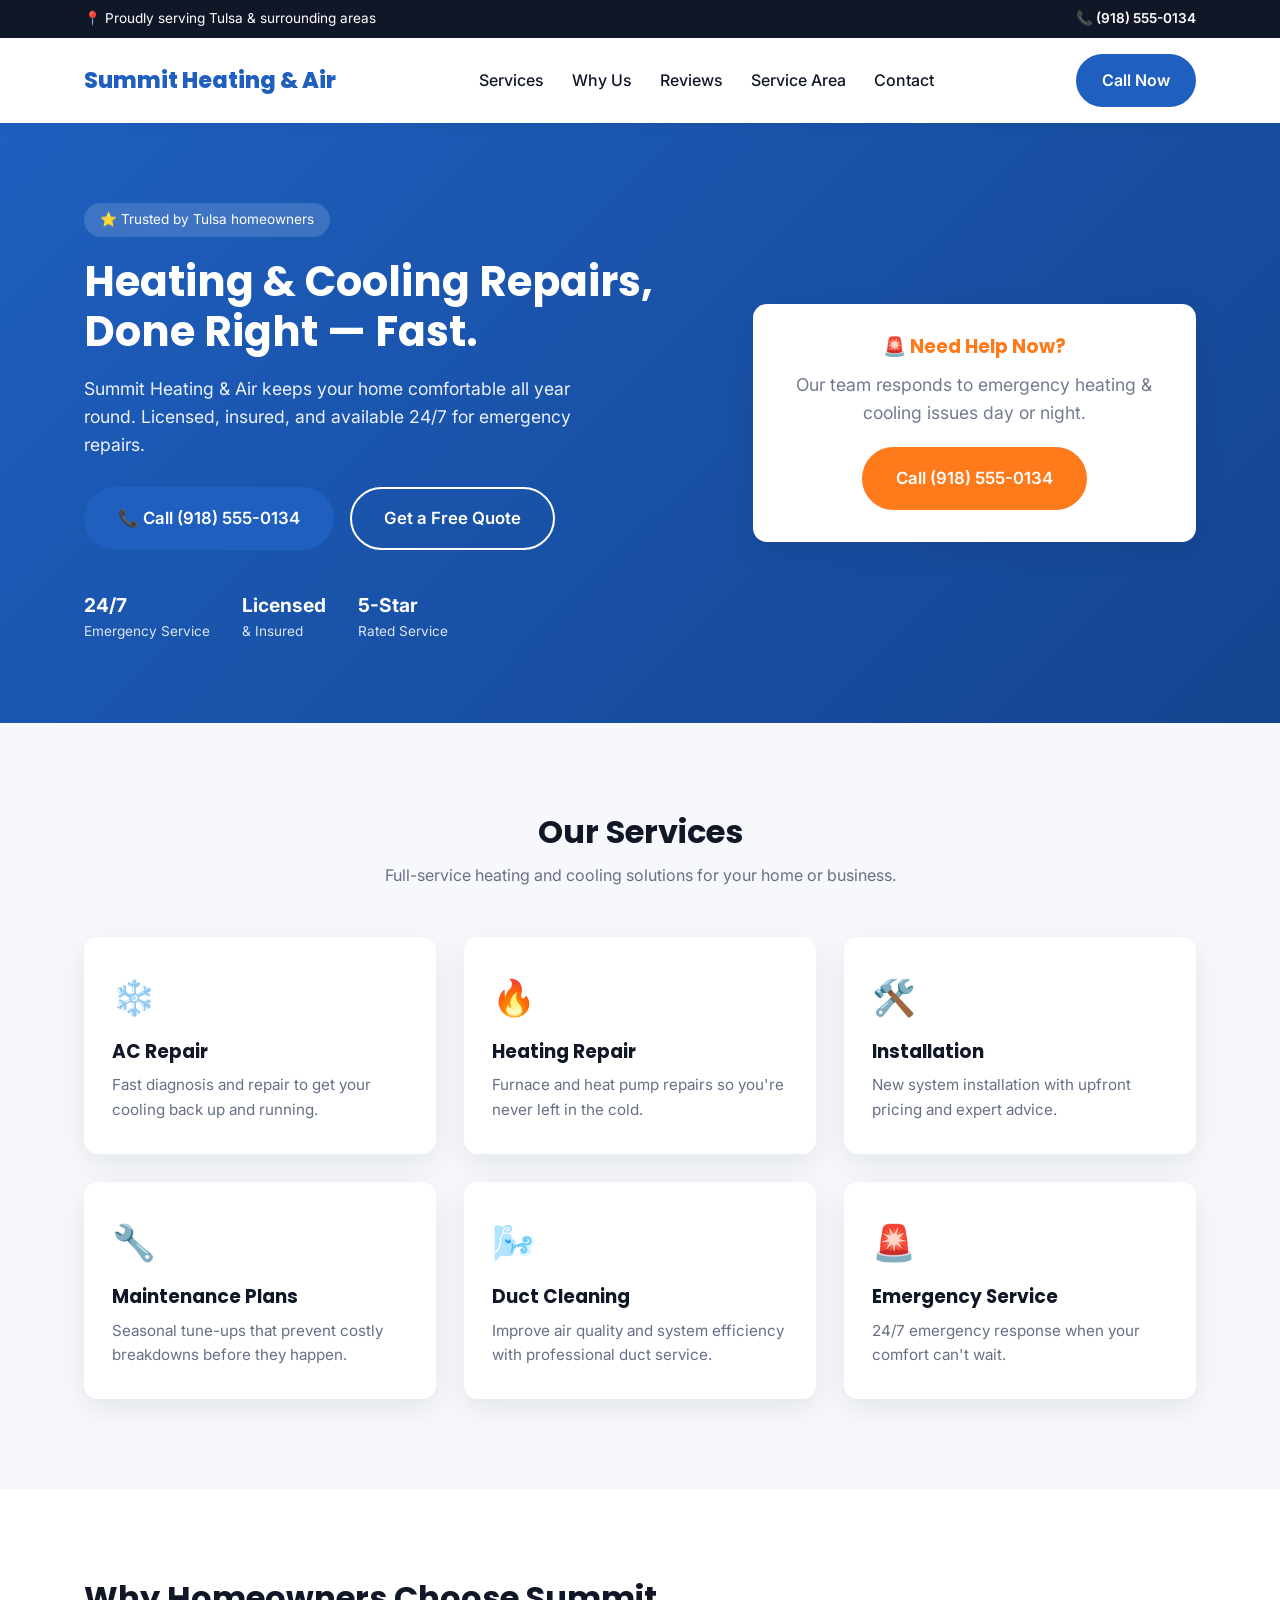
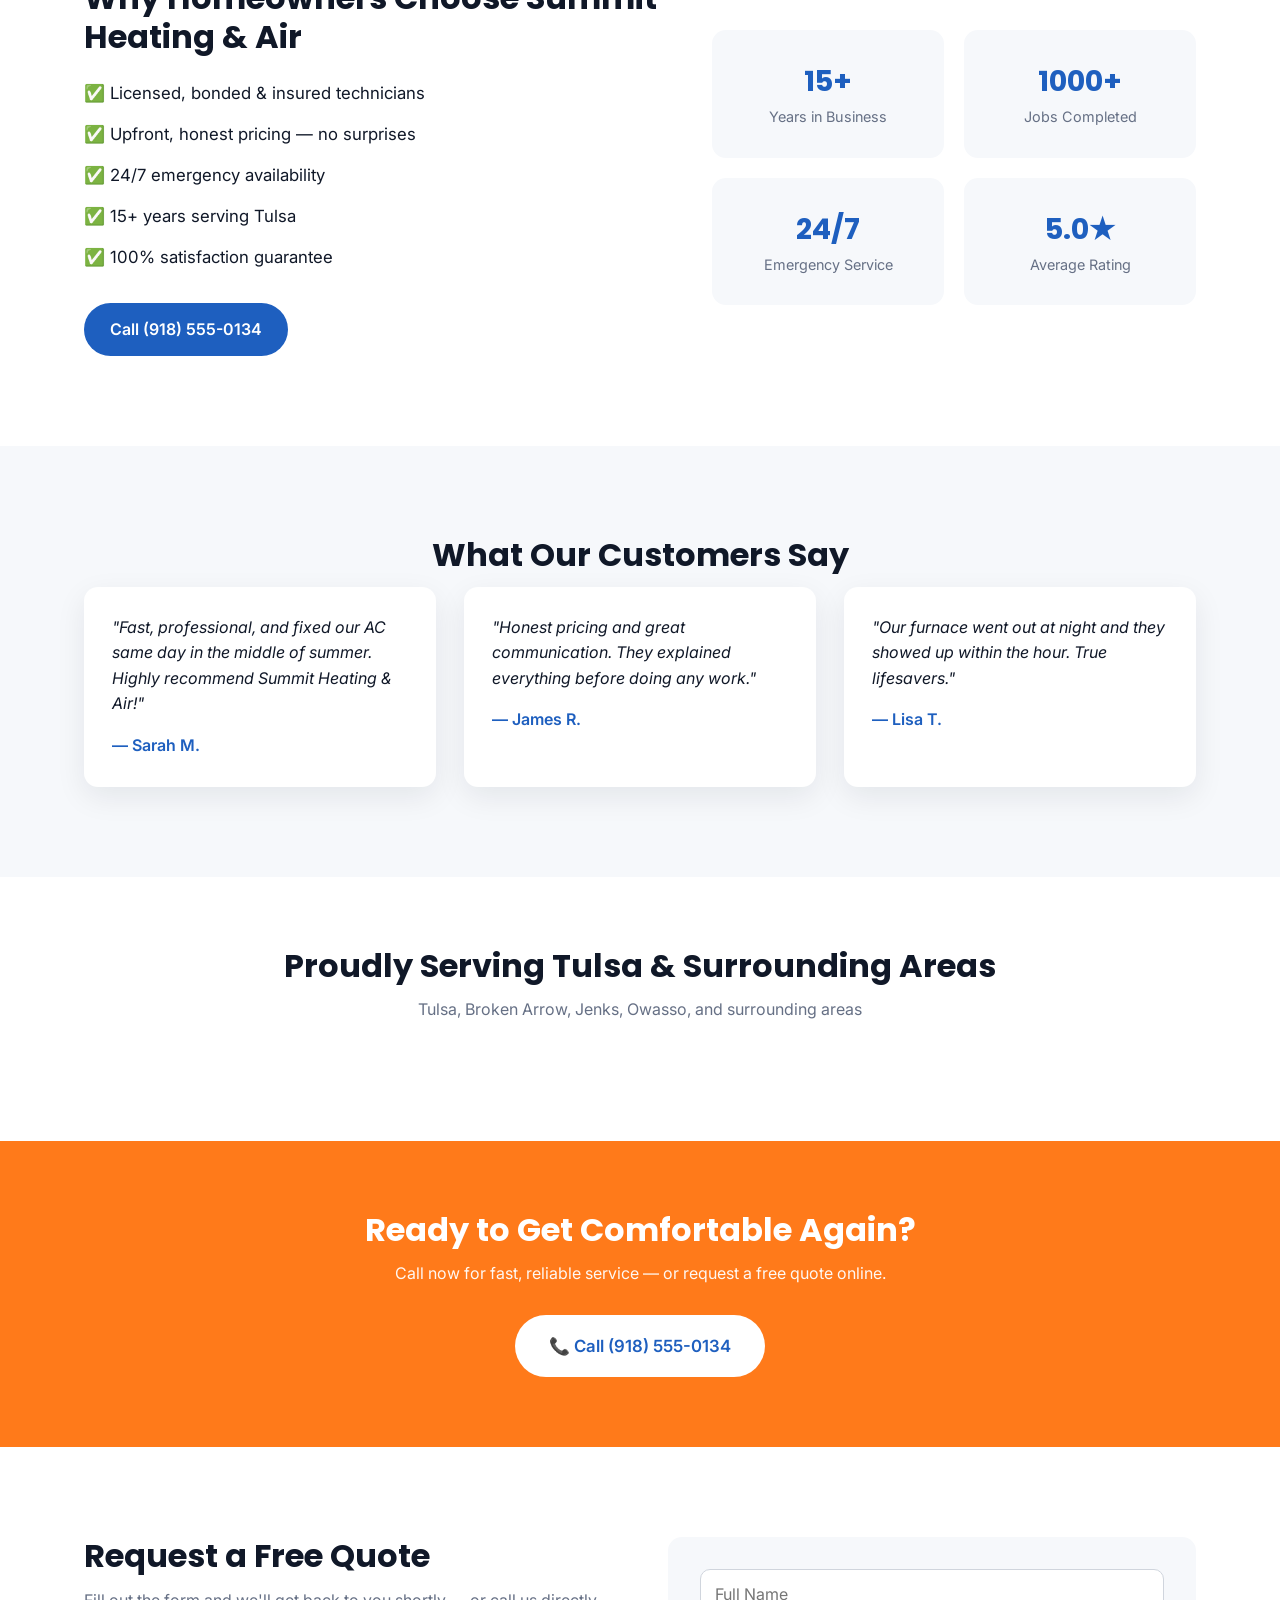
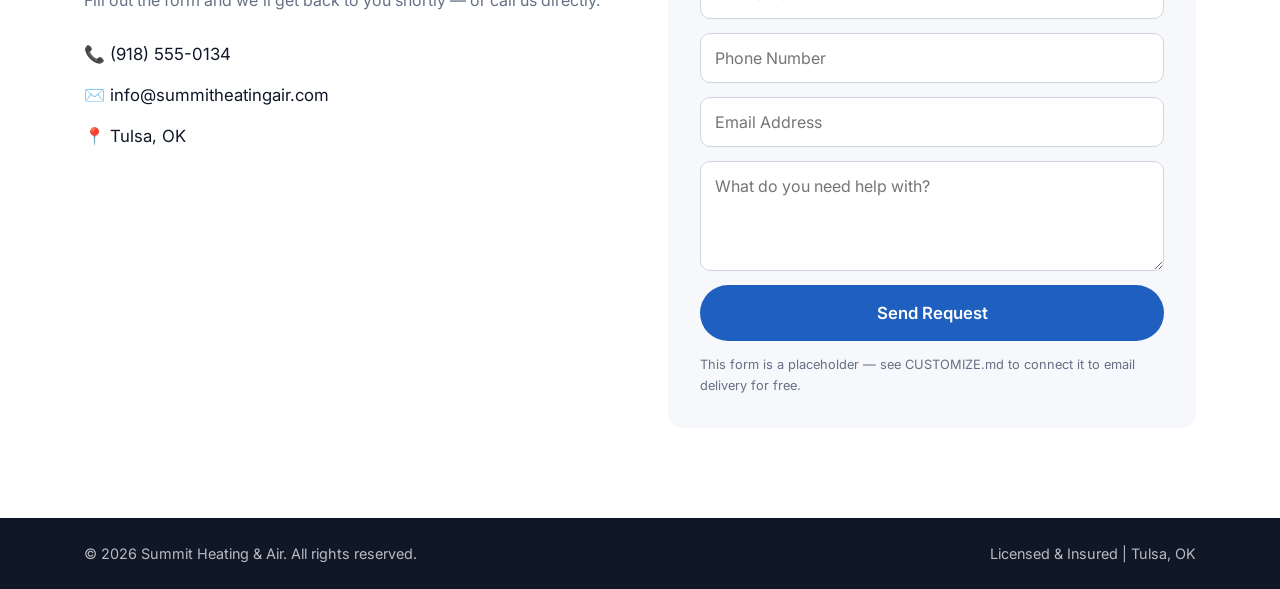
<file: examples/hvac-example/index.html>
<!DOCTYPE html>
<html lang="en">
<head>
<meta charset="UTF-8">
<meta name="viewport" content="width=device-width, initial-scale=1.0">
<title>Summit Heating & Air | Heating &amp; Air Conditioning in Tulsa</title>
<meta name="description" content="Summit Heating & Air provides fast, reliable HVAC repair, installation, and maintenance in Tulsa and surrounding areas. 24/7 emergency service available.">
<link rel="preconnect" href="https://fonts.googleapis.com">
<link href="https://fonts.googleapis.com/css2?family=Poppins:wght@400;600;700;800&family=Inter:wght@400;500;600&display=swap" rel="stylesheet">
<link rel="stylesheet" href="style.css">
</head>
<body>

<!-- Top bar -->
<div class="topbar">
  <div class="container topbar-inner">
    <span>📍 Proudly serving Tulsa &amp; surrounding areas</span>
    <a href="tel:+19185550134" class="topbar-phone">📞 (918) 555-0134</a>
  </div>
</div>

<!-- Header / Nav -->
<header class="header">
  <div class="container header-inner">
    <a href="#top" class="logo">Summit Heating & Air</a>
    <nav class="nav" id="nav">
      <a href="#services">Services</a>
      <a href="#why-us">Why Us</a>
      <a href="#testimonials">Reviews</a>
      <a href="#service-area">Service Area</a>
      <a href="#contact">Contact</a>
    </nav>
    <a href="tel:+19185550134" class="btn btn-primary header-cta">Call Now</a>
    <button class="nav-toggle" id="navToggle" aria-label="Toggle navigation">☰</button>
  </div>
</header>

<!-- Hero -->
<section class="hero" id="top">
  <div class="container hero-inner">
    <div class="hero-text">
      <span class="badge">⭐ Trusted by Tulsa homeowners</span>
      <h1>Heating &amp; Cooling Repairs, Done Right — Fast.</h1>
      <p>Summit Heating & Air keeps your home comfortable all year round. Licensed, insured, and available 24/7 for emergency repairs.</p>
      <div class="hero-buttons">
        <a href="tel:+19185550134" class="btn btn-primary btn-lg">📞 Call (918) 555-0134</a>
        <a href="#contact" class="btn btn-outline btn-lg">Get a Free Quote</a>
      </div>
      <div class="hero-trust">
        <div><strong>24/7</strong><span>Emergency Service</span></div>
        <div><strong>Licensed</strong><span>&amp; Insured</span></div>
        <div><strong>5-Star</strong><span>Rated Service</span></div>
      </div>
    </div>
    <div class="hero-emergency-card">
      <h3>🚨 Need Help Now?</h3>
      <p>Our team responds to emergency heating &amp; cooling issues day or night.</p>
      <a href="tel:+19185550134" class="btn btn-white btn-lg">Call (918) 555-0134</a>
    </div>
  </div>
</section>

<!-- Services -->
<section class="services" id="services">
  <div class="container">
    <h2 class="section-title">Our Services</h2>
    <p class="section-subtitle">Full-service heating and cooling solutions for your home or business.</p>
    <div class="services-grid">
      <div class="service-card">
        <div class="service-icon">❄️</div>
        <h3>AC Repair</h3>
        <p>Fast diagnosis and repair to get your cooling back up and running.</p>
      </div>
      <div class="service-card">
        <div class="service-icon">🔥</div>
        <h3>Heating Repair</h3>
        <p>Furnace and heat pump repairs so you're never left in the cold.</p>
      </div>
      <div class="service-card">
        <div class="service-icon">🛠️</div>
        <h3>Installation</h3>
        <p>New system installation with upfront pricing and expert advice.</p>
      </div>
      <div class="service-card">
        <div class="service-icon">🔧</div>
        <h3>Maintenance Plans</h3>
        <p>Seasonal tune-ups that prevent costly breakdowns before they happen.</p>
      </div>
      <div class="service-card">
        <div class="service-icon">🌬️</div>
        <h3>Duct Cleaning</h3>
        <p>Improve air quality and system efficiency with professional duct service.</p>
      </div>
      <div class="service-card">
        <div class="service-icon">🚨</div>
        <h3>Emergency Service</h3>
        <p>24/7 emergency response when your comfort can't wait.</p>
      </div>
    </div>
  </div>
</section>

<!-- Why Us -->
<section class="why-us" id="why-us">
  <div class="container why-us-inner">
    <div class="why-us-text">
      <h2 class="section-title left">Why Homeowners Choose Summit Heating & Air</h2>
      <ul class="checklist">
        <li>✅ Licensed, bonded &amp; insured technicians</li>
        <li>✅ Upfront, honest pricing — no surprises</li>
        <li>✅ 24/7 emergency availability</li>
        <li>✅ 15+ years serving Tulsa</li>
        <li>✅ 100% satisfaction guarantee</li>
      </ul>
      <a href="tel:+19185550134" class="btn btn-primary">Call (918) 555-0134</a>
    </div>
    <div class="why-us-stats">
      <div class="stat"><strong>15+</strong><span>Years in Business</span></div>
      <div class="stat"><strong>1000+</strong><span>Jobs Completed</span></div>
      <div class="stat"><strong>24/7</strong><span>Emergency Service</span></div>
      <div class="stat"><strong>5.0★</strong><span>Average Rating</span></div>
    </div>
  </div>
</section>

<!-- Testimonials -->
<section class="testimonials" id="testimonials">
  <div class="container">
    <h2 class="section-title">What Our Customers Say</h2>
    <div class="testimonials-grid">
      <div class="testimonial-card">
        <p>"Fast, professional, and fixed our AC same day in the middle of summer. Highly recommend Summit Heating & Air!"</p>
        <span class="testimonial-author">— Sarah M.</span>
      </div>
      <div class="testimonial-card">
        <p>"Honest pricing and great communication. They explained everything before doing any work."</p>
        <span class="testimonial-author">— James R.</span>
      </div>
      <div class="testimonial-card">
        <p>"Our furnace went out at night and they showed up within the hour. True lifesavers."</p>
        <span class="testimonial-author">— Lisa T.</span>
      </div>
    </div>
  </div>
</section>

<!-- Service Area -->
<section class="service-area" id="service-area">
  <div class="container">
    <h2 class="section-title">Proudly Serving Tulsa &amp; Surrounding Areas</h2>
    <p class="section-subtitle">Tulsa, Broken Arrow, Jenks, Owasso, and surrounding areas</p>
  </div>
</section>

<!-- CTA Banner -->
<section class="cta-banner">
  <div class="container cta-banner-inner">
    <h2>Ready to Get Comfortable Again?</h2>
    <p>Call now for fast, reliable service — or request a free quote online.</p>
    <a href="tel:+19185550134" class="btn btn-white btn-lg">📞 Call (918) 555-0134</a>
  </div>
</section>

<!-- Contact -->
<section class="contact" id="contact">
  <div class="container contact-inner">
    <div>
      <h2 class="section-title left">Request a Free Quote</h2>
      <p class="section-subtitle left">Fill out the form and we'll get back to you shortly — or call us directly.</p>
      <ul class="contact-info">
        <li>📞 <a href="tel:+19185550134">(918) 555-0134</a></li>
        <li>✉️ <a href="mailto:info@summitheatingair.com">info@summitheatingair.com</a></li>
        <li>📍 Tulsa, OK</li>
      </ul>
    </div>
    <form class="contact-form" id="contactForm">
      <input type="text" name="name" placeholder="Full Name" required>
      <input type="tel" name="phone" placeholder="Phone Number" required>
      <input type="email" name="email" placeholder="Email Address" required>
      <textarea name="message" rows="4" placeholder="What do you need help with?"></textarea>
      <button type="submit" class="btn btn-primary btn-lg">Send Request</button>
      <p class="form-note">This form is a placeholder — see CUSTOMIZE.md to connect it to email delivery for free.</p>
    </form>
  </div>
</section>

<!-- Footer -->
<footer class="footer">
  <div class="container footer-inner">
    <span>&copy; <span id="year"></span> Summit Heating & Air. All rights reserved.</span>
    <span>Licensed &amp; Insured | Tulsa, OK</span>
  </div>
</footer>

<!-- Sticky mobile call button -->
<a href="tel:+19185550134" class="sticky-call">📞 Call Now</a>

<script src="script.js"></script>
</body>
</html>
</file>
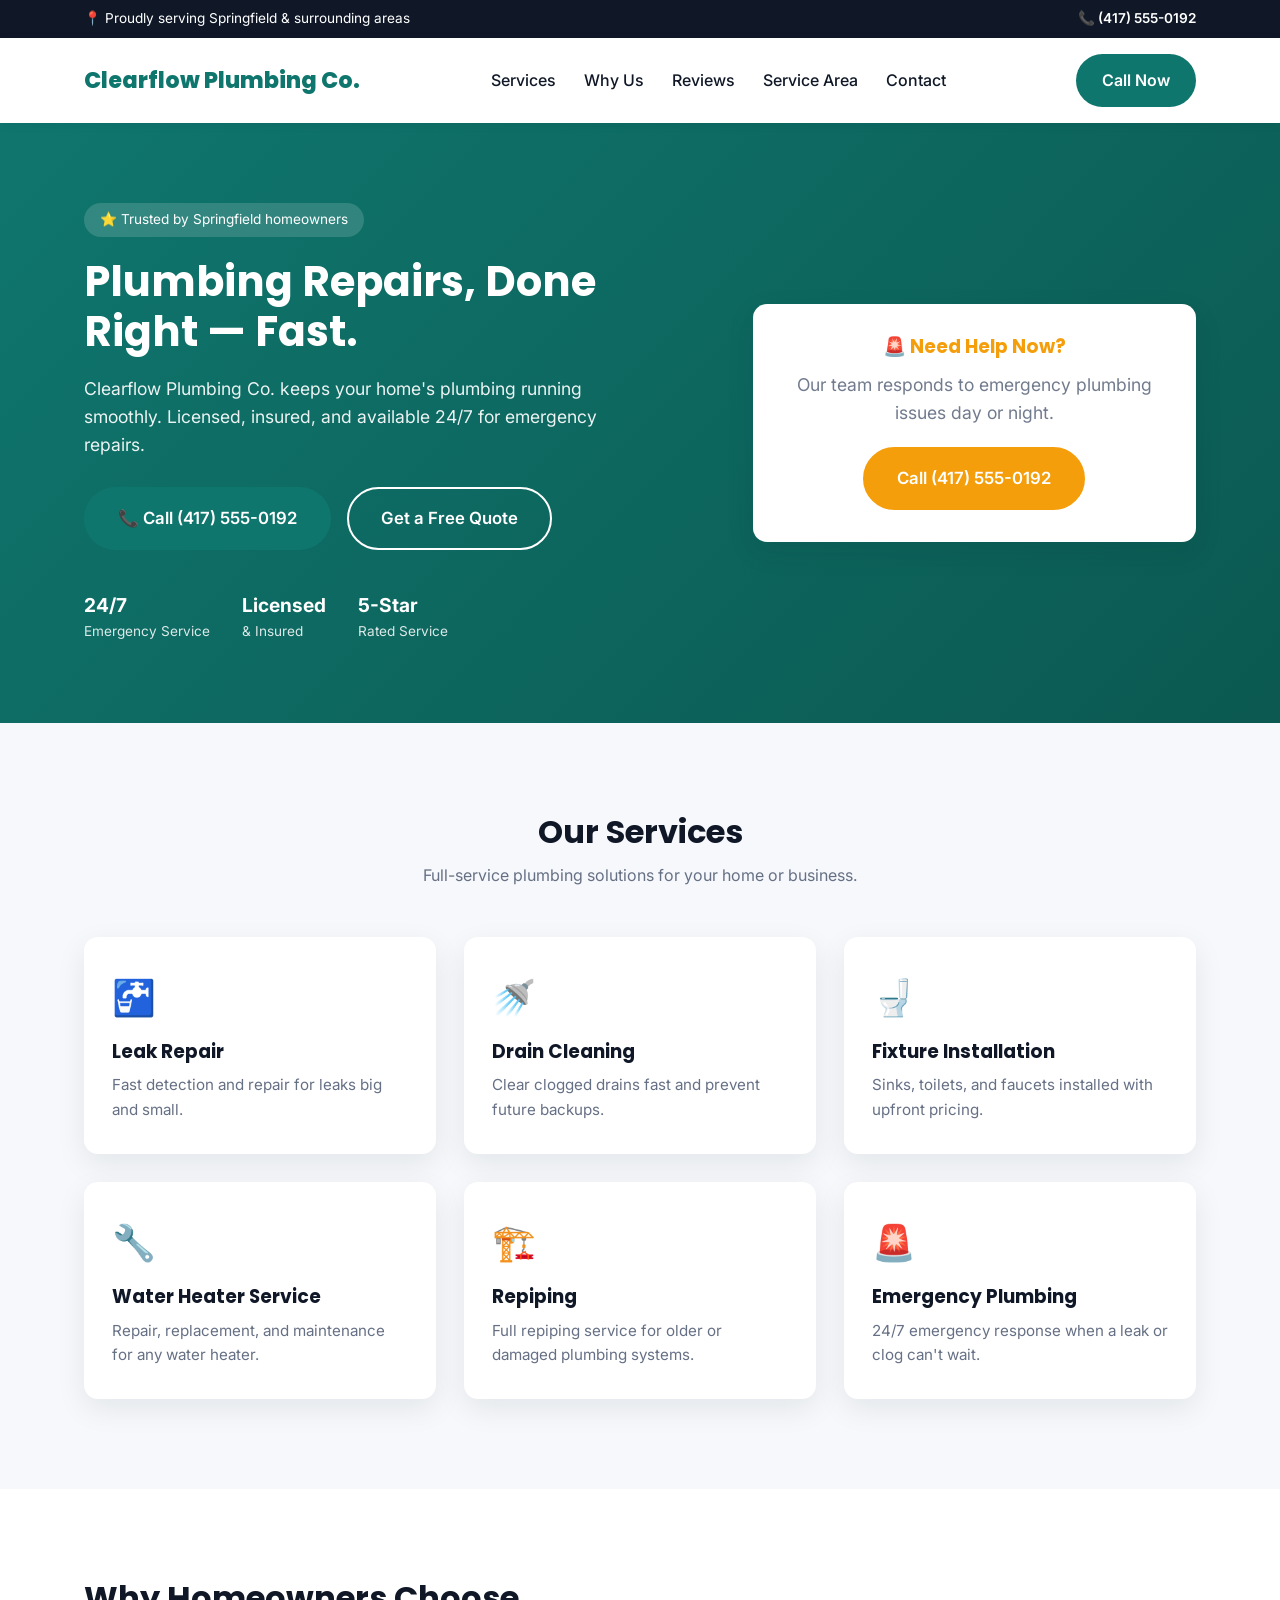
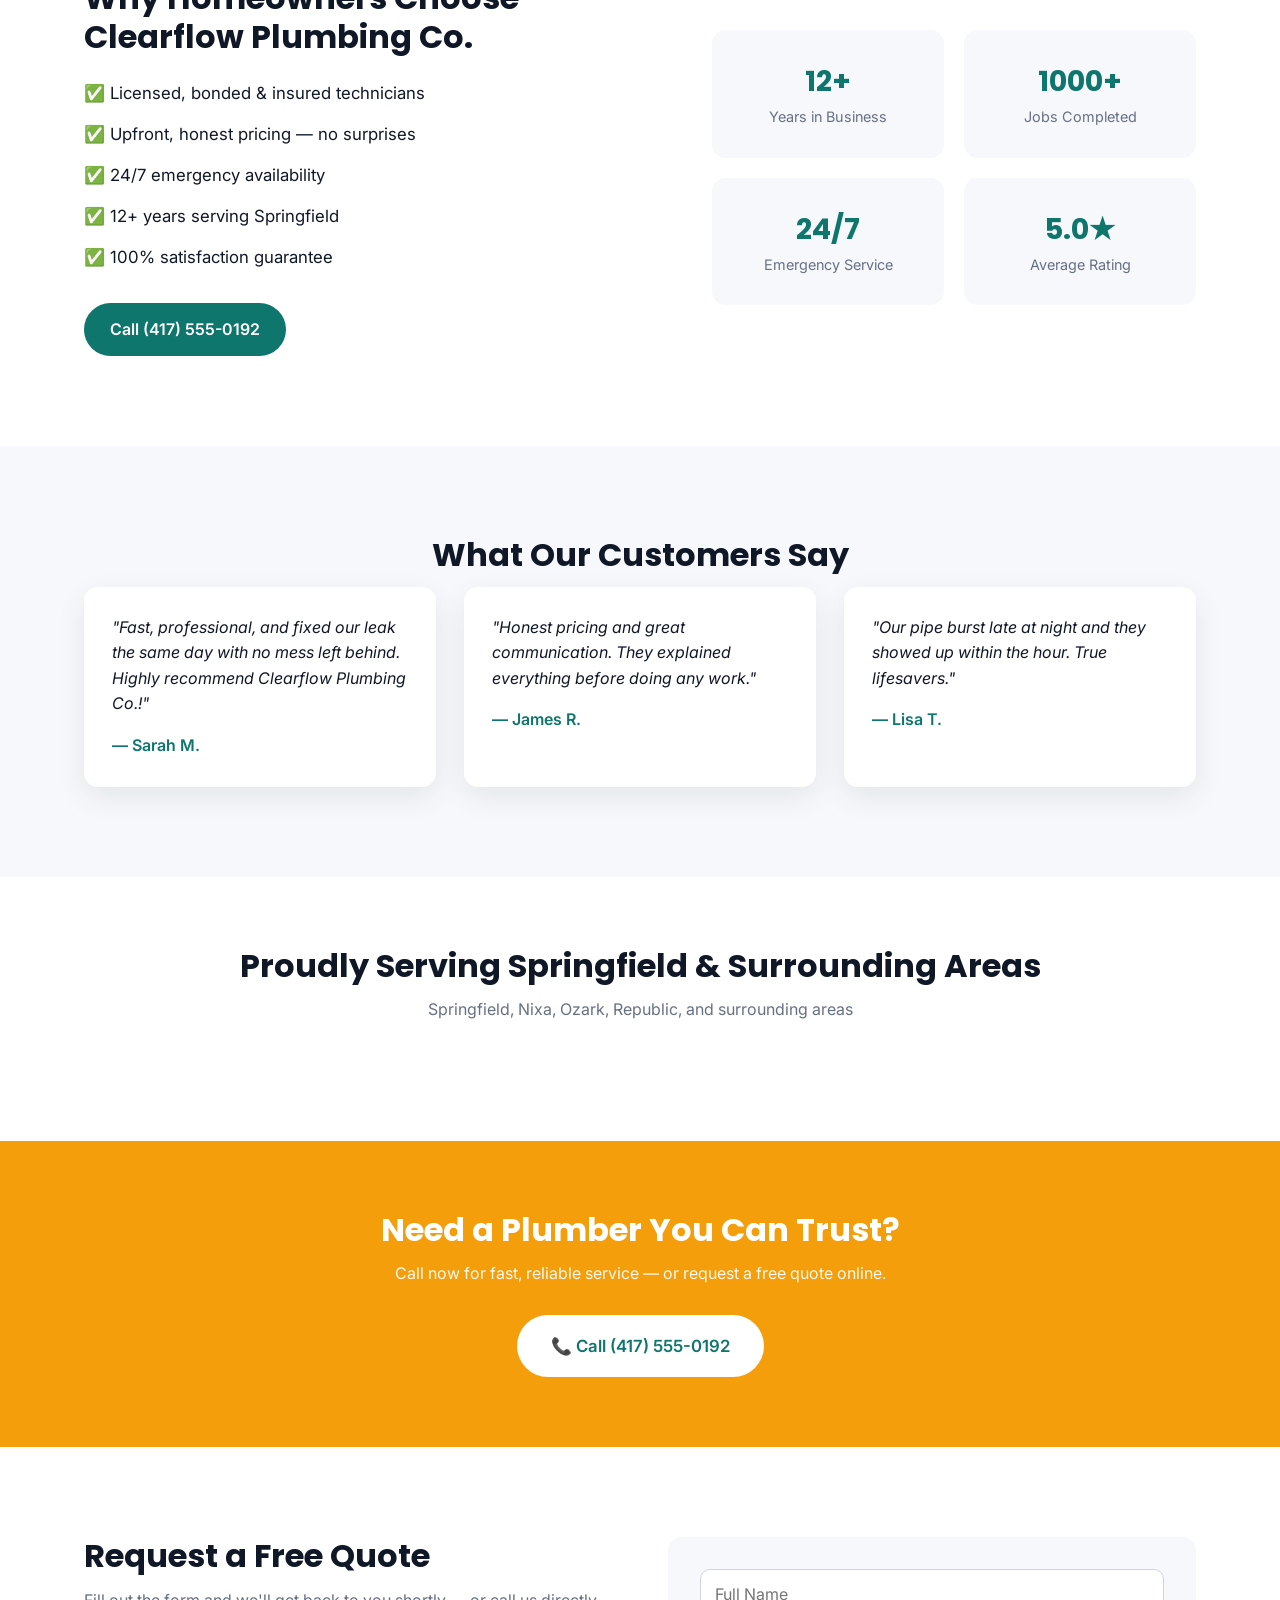
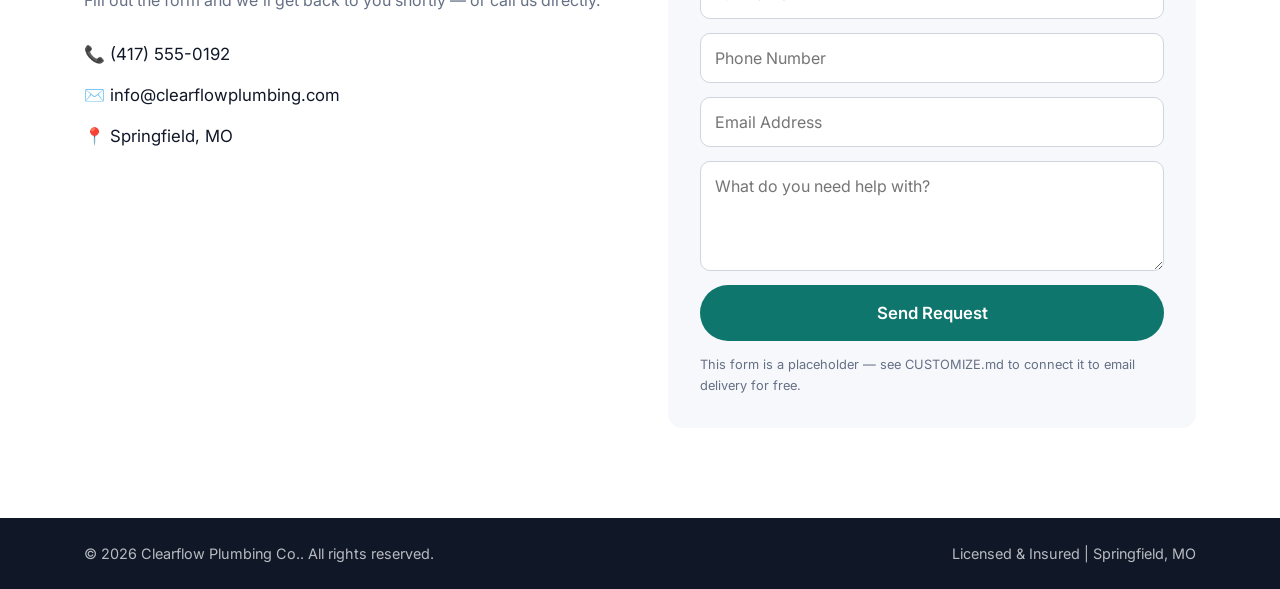
<file: examples/plumbing-example/index.html>
<!DOCTYPE html>
<html lang="en">
<head>
<meta charset="UTF-8">
<meta name="viewport" content="width=device-width, initial-scale=1.0">
<title>Clearflow Plumbing Co. | Plumbing Services in Springfield</title>
<meta name="description" content="Clearflow Plumbing Co. provides fast, reliable plumbing repair, installation, and maintenance in Springfield and surrounding areas. 24/7 emergency service available.">
<link rel="preconnect" href="https://fonts.googleapis.com">
<link href="https://fonts.googleapis.com/css2?family=Poppins:wght@400;600;700;800&family=Inter:wght@400;500;600&display=swap" rel="stylesheet">
<link rel="stylesheet" href="style.css">
</head>
<body>

<!-- Top bar -->
<div class="topbar">
  <div class="container topbar-inner">
    <span>📍 Proudly serving Springfield &amp; surrounding areas</span>
    <a href="tel:+14175550192" class="topbar-phone">📞 (417) 555-0192</a>
  </div>
</div>

<!-- Header / Nav -->
<header class="header">
  <div class="container header-inner">
    <a href="#top" class="logo">Clearflow Plumbing Co.</a>
    <nav class="nav" id="nav">
      <a href="#services">Services</a>
      <a href="#why-us">Why Us</a>
      <a href="#testimonials">Reviews</a>
      <a href="#service-area">Service Area</a>
      <a href="#contact">Contact</a>
    </nav>
    <a href="tel:+14175550192" class="btn btn-primary header-cta">Call Now</a>
    <button class="nav-toggle" id="navToggle" aria-label="Toggle navigation">☰</button>
  </div>
</header>

<!-- Hero -->
<section class="hero" id="top">
  <div class="container hero-inner">
    <div class="hero-text">
      <span class="badge">⭐ Trusted by Springfield homeowners</span>
      <h1>Plumbing Repairs, Done Right — Fast.</h1>
      <p>Clearflow Plumbing Co. keeps your home's plumbing running smoothly. Licensed, insured, and available 24/7 for emergency repairs.</p>
      <div class="hero-buttons">
        <a href="tel:+14175550192" class="btn btn-primary btn-lg">📞 Call (417) 555-0192</a>
        <a href="#contact" class="btn btn-outline btn-lg">Get a Free Quote</a>
      </div>
      <div class="hero-trust">
        <div><strong>24/7</strong><span>Emergency Service</span></div>
        <div><strong>Licensed</strong><span>&amp; Insured</span></div>
        <div><strong>5-Star</strong><span>Rated Service</span></div>
      </div>
    </div>
    <div class="hero-emergency-card">
      <h3>🚨 Need Help Now?</h3>
      <p>Our team responds to emergency plumbing issues day or night.</p>
      <a href="tel:+14175550192" class="btn btn-white btn-lg">Call (417) 555-0192</a>
    </div>
  </div>
</section>

<!-- Services -->
<section class="services" id="services">
  <div class="container">
    <h2 class="section-title">Our Services</h2>
    <p class="section-subtitle">Full-service plumbing solutions for your home or business.</p>
    <div class="services-grid">
      <div class="service-card">
        <div class="service-icon">🚰</div>
        <h3>Leak Repair</h3>
        <p>Fast detection and repair for leaks big and small.</p>
      </div>
      <div class="service-card">
        <div class="service-icon">🚿</div>
        <h3>Drain Cleaning</h3>
        <p>Clear clogged drains fast and prevent future backups.</p>
      </div>
      <div class="service-card">
        <div class="service-icon">🚽</div>
        <h3>Fixture Installation</h3>
        <p>Sinks, toilets, and faucets installed with upfront pricing.</p>
      </div>
      <div class="service-card">
        <div class="service-icon">🔧</div>
        <h3>Water Heater Service</h3>
        <p>Repair, replacement, and maintenance for any water heater.</p>
      </div>
      <div class="service-card">
        <div class="service-icon">🏗️</div>
        <h3>Repiping</h3>
        <p>Full repiping service for older or damaged plumbing systems.</p>
      </div>
      <div class="service-card">
        <div class="service-icon">🚨</div>
        <h3>Emergency Plumbing</h3>
        <p>24/7 emergency response when a leak or clog can't wait.</p>
      </div>
    </div>
  </div>
</section>

<!-- Why Us -->
<section class="why-us" id="why-us">
  <div class="container why-us-inner">
    <div class="why-us-text">
      <h2 class="section-title left">Why Homeowners Choose Clearflow Plumbing Co.</h2>
      <ul class="checklist">
        <li>✅ Licensed, bonded &amp; insured technicians</li>
        <li>✅ Upfront, honest pricing — no surprises</li>
        <li>✅ 24/7 emergency availability</li>
        <li>✅ 12+ years serving Springfield</li>
        <li>✅ 100% satisfaction guarantee</li>
      </ul>
      <a href="tel:+14175550192" class="btn btn-primary">Call (417) 555-0192</a>
    </div>
    <div class="why-us-stats">
      <div class="stat"><strong>12+</strong><span>Years in Business</span></div>
      <div class="stat"><strong>1000+</strong><span>Jobs Completed</span></div>
      <div class="stat"><strong>24/7</strong><span>Emergency Service</span></div>
      <div class="stat"><strong>5.0★</strong><span>Average Rating</span></div>
    </div>
  </div>
</section>

<!-- Testimonials -->
<section class="testimonials" id="testimonials">
  <div class="container">
    <h2 class="section-title">What Our Customers Say</h2>
    <div class="testimonials-grid">
      <div class="testimonial-card">
        <p>"Fast, professional, and fixed our leak the same day with no mess left behind. Highly recommend Clearflow Plumbing Co.!"</p>
        <span class="testimonial-author">— Sarah M.</span>
      </div>
      <div class="testimonial-card">
        <p>"Honest pricing and great communication. They explained everything before doing any work."</p>
        <span class="testimonial-author">— James R.</span>
      </div>
      <div class="testimonial-card">
        <p>"Our pipe burst late at night and they showed up within the hour. True lifesavers."</p>
        <span class="testimonial-author">— Lisa T.</span>
      </div>
    </div>
  </div>
</section>

<!-- Service Area -->
<section class="service-area" id="service-area">
  <div class="container">
    <h2 class="section-title">Proudly Serving Springfield &amp; Surrounding Areas</h2>
    <p class="section-subtitle">Springfield, Nixa, Ozark, Republic, and surrounding areas</p>
  </div>
</section>

<!-- CTA Banner -->
<section class="cta-banner">
  <div class="container cta-banner-inner">
    <h2>Need a Plumber You Can Trust?</h2>
    <p>Call now for fast, reliable service — or request a free quote online.</p>
    <a href="tel:+14175550192" class="btn btn-white btn-lg">📞 Call (417) 555-0192</a>
  </div>
</section>

<!-- Contact -->
<section class="contact" id="contact">
  <div class="container contact-inner">
    <div>
      <h2 class="section-title left">Request a Free Quote</h2>
      <p class="section-subtitle left">Fill out the form and we'll get back to you shortly — or call us directly.</p>
      <ul class="contact-info">
        <li>📞 <a href="tel:+14175550192">(417) 555-0192</a></li>
        <li>✉️ <a href="mailto:info@clearflowplumbing.com">info@clearflowplumbing.com</a></li>
        <li>📍 Springfield, MO</li>
      </ul>
    </div>
    <form class="contact-form" id="contactForm">
      <input type="text" name="name" placeholder="Full Name" required>
      <input type="tel" name="phone" placeholder="Phone Number" required>
      <input type="email" name="email" placeholder="Email Address" required>
      <textarea name="message" rows="4" placeholder="What do you need help with?"></textarea>
      <button type="submit" class="btn btn-primary btn-lg">Send Request</button>
      <p class="form-note">This form is a placeholder — see CUSTOMIZE.md to connect it to email delivery for free.</p>
    </form>
  </div>
</section>

<!-- Footer -->
<footer class="footer">
  <div class="container footer-inner">
    <span>&copy; <span id="year"></span> Clearflow Plumbing Co.. All rights reserved.</span>
    <span>Licensed &amp; Insured | Springfield, MO</span>
  </div>
</footer>

<!-- Sticky mobile call button -->
<a href="tel:+14175550192" class="sticky-call">📞 Call Now</a>

<script src="script.js"></script>
</body>
</html>
</file>
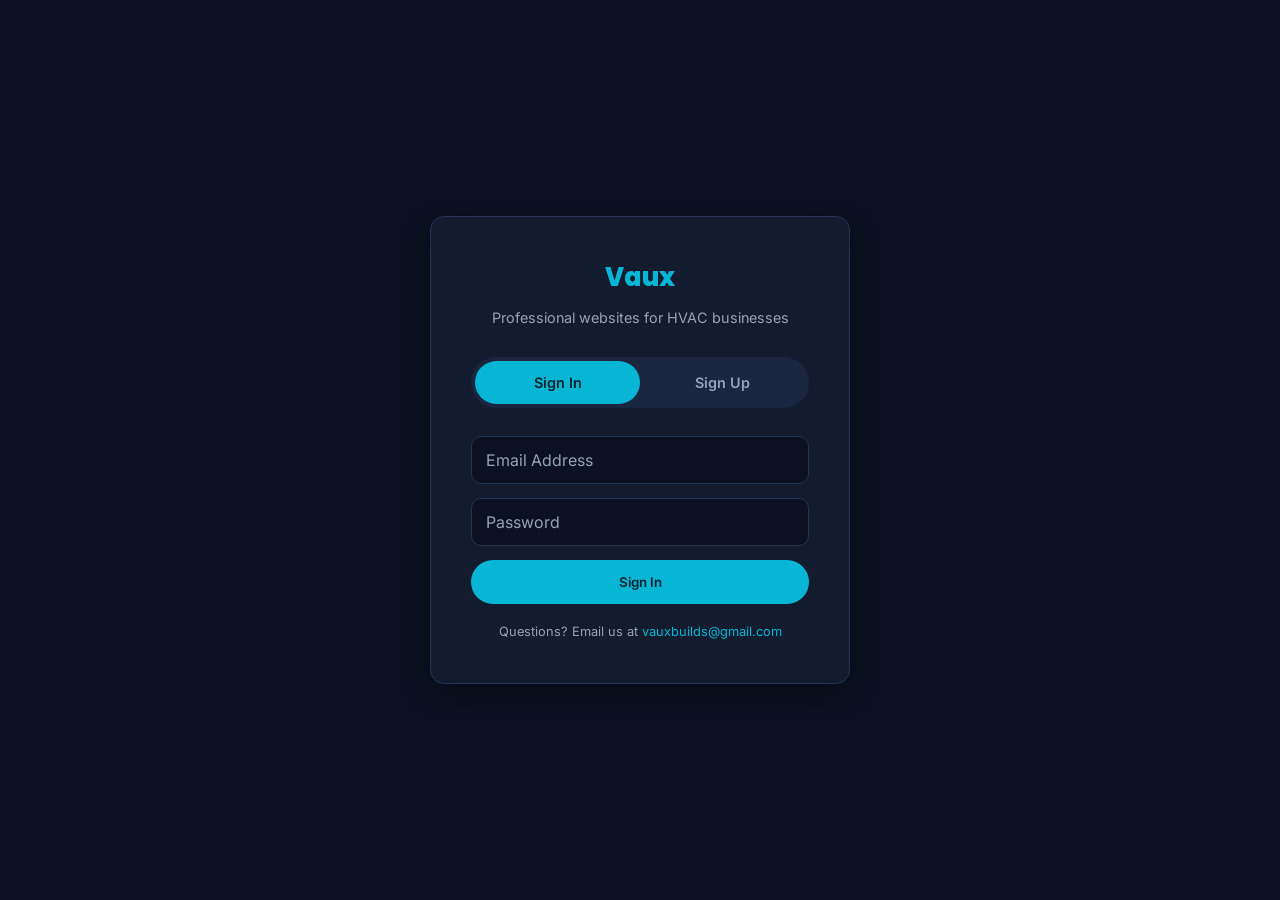
<file: vaux/auth.html>
<!DOCTYPE html>
<html lang="en">
<head>
<meta charset="UTF-8">
<meta name="viewport" content="width=device-width, initial-scale=1.0">
<title>Sign In or Sign Up | Vaux</title>
<link rel="preconnect" href="https://fonts.googleapis.com">
<link href="https://fonts.googleapis.com/css2?family=Poppins:wght@400;600;700;800&family=Inter:wght@400;500;600&display=swap" rel="stylesheet">
<link rel="stylesheet" href="style.css">
</head>
<body>

<div class="auth-wrap">
  <div class="auth-card">
    <a href="index.html" class="auth-logo">Vaux</a>
    <p class="auth-subtitle">Professional websites for HVAC businesses</p>

    <div class="auth-tabs">
      <div class="auth-tab" id="tabSignin">Sign In</div>
      <div class="auth-tab" id="tabSignup">Sign Up</div>
    </div>

    <p class="auth-error" id="authError"></p>

    <form class="auth-form" id="signinForm">
      <input type="email" id="signinEmail" placeholder="Email Address" required>
      <input type="password" id="signinPassword" placeholder="Password" required>
      <button type="submit" class="btn btn-primary btn-block">Sign In</button>
    </form>

    <form class="auth-form" id="signupForm" style="display:none;">
      <input type="text" id="signupName" placeholder="Your Full Name" required>
      <input type="text" id="signupBusiness" placeholder="HVAC Business Name" required>
      <input type="tel" id="signupPhone" placeholder="Business Phone Number" required>
      <input type="url" id="signupFacebook" placeholder="Facebook Page URL (e.g. facebook.com/yourbiz)" required>
      <input type="email" id="signupEmail" placeholder="Email Address" required>
      <input type="password" id="signupPassword" placeholder="Create a Password" required>
      <select id="signupPlan" required>
        <option value="" disabled selected>Select a Plan</option>
        <option value="starter">Basic — $800</option>
        <option value="growth">Standard — $1,500 (Most Popular)</option>
        <option value="pro">Premium — $2,500</option>
      </select>
      <button type="submit" class="btn btn-primary btn-block">Create Account</button>
    </form>

    <p class="auth-note">Questions? Email us at <a href="mailto:vauxbuilds@gmail.com" style="color:var(--primary);">vauxbuilds@gmail.com</a></p>
  </div>
</div>

<script src="auth.js"></script>
</body>
</html>
</file>
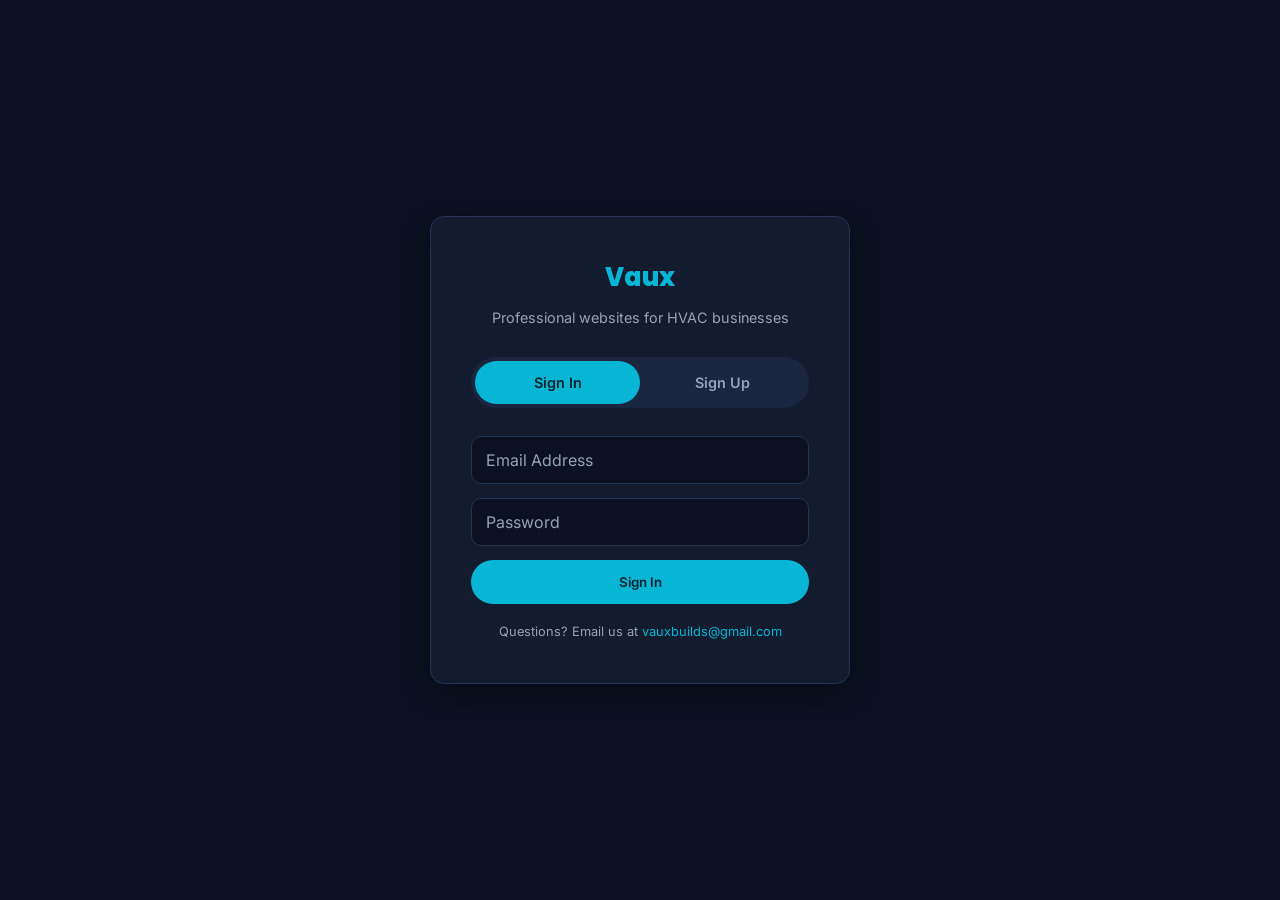
<file: vaux/dashboard.html>
<!DOCTYPE html>
<html lang="en">
<head>
<meta charset="UTF-8">
<meta name="viewport" content="width=device-width, initial-scale=1.0">
<title>Dashboard | Vaux</title>
<link rel="preconnect" href="https://fonts.googleapis.com">
<link href="https://fonts.googleapis.com/css2?family=Poppins:wght@400;600;700;800&family=Inter:wght@400;500;600&display=swap" rel="stylesheet">
<link rel="stylesheet" href="style.css">
</head>
<body>

<header class="dash-header">
  <div class="container dash-header-inner">
    <a href="index.html" class="logo">Vaux</a>
    <div>
      <span id="welcomeText" class="auth-note" style="margin:0;"></span>
      <a href="#" id="logoutLink" class="btn btn-ghost" style="margin-left:16px;">Log Out</a>
    </div>
  </div>
</header>

<!-- Admin Panel (shown only to vauxbuilds@gmail.com) -->
<section class="admin-wrap" id="adminPanel" style="display:none;">
  <div class="container">
    <h1 class="admin-title">Admin Dashboard</h1>
    <p class="admin-sub">Overview of all Vaux customers and revenue — vauxbuilds@gmail.com</p>

    <div class="admin-stats">
      <div class="stat-card">
        <div class="stat-val" id="adminTotalCustomers">0</div>
        <div class="stat-label">Total Customers</div>
      </div>
      <div class="stat-card">
        <div class="stat-val" id="adminMonthlyRevenue">$0</div>
        <div class="stat-label">Monthly Recurring Revenue</div>
      </div>
      <div class="stat-card">
        <div class="stat-val" id="adminThisMonth">0</div>
        <div class="stat-label">New Signups This Month</div>
      </div>
    </div>

    <div class="admin-table-wrap">
      <div class="admin-table-header">
        <h3>All Customers</h3>
        <span id="adminTableCount">0 customers</span>
      </div>
      <div id="adminTableContainer">
        <div class="admin-empty">No customers yet. Share your Vaux link to start getting signups.</div>
      </div>
    </div>
  </div>
</section>

<!-- Build Wizard (shown to regular users) -->
<section class="dash-body" id="buildPanel" style="display:none;">
  <div class="container dash-grid">
    <div class="dash-form">
      <span class="plan-pill" id="planPill">Starter Plan</span>
      <h2>Build Your Website</h2>
      <p class="sub">Fill this in and watch your site update live on the right.</p>

      <label for="fBusinessName">Business Name</label>
      <input type="text" id="fBusinessName" placeholder="e.g. Summit Heating & Air">

      <label for="fPhone">Phone Number</label>
      <input type="text" id="fPhone" placeholder="e.g. (918) 555-0134">

      <label for="fCity">City</label>
      <input type="text" id="fCity" placeholder="e.g. Tulsa">

      <label for="fState">State</label>
      <input type="text" id="fState" placeholder="e.g. OK">

      <label for="fYears">Years in Business</label>
      <input type="text" id="fYears" placeholder="e.g. 10">

      <button class="btn btn-primary btn-block" id="requestBtn" style="margin-top:28px;">Request My Website</button>

      <div class="confirm-box" id="confirmBox">
        Your HVAC website request has been received. Our team will have your live site ready within 24 hours and will reach out at the email you signed up with.
      </div>
    </div>

    <div class="preview-wrap">
      <div class="preview-toolbar">
        <div class="preview-dot"></div>
        <div class="preview-dot"></div>
        <div class="preview-dot"></div>
      </div>
      <iframe class="preview-frame" id="previewFrame" style="width:100%; border:none;" title="Website preview"></iframe>
    </div>
  </div>
</section>

<script src="dashboard.js"></script>
</body>
</html>
</file>
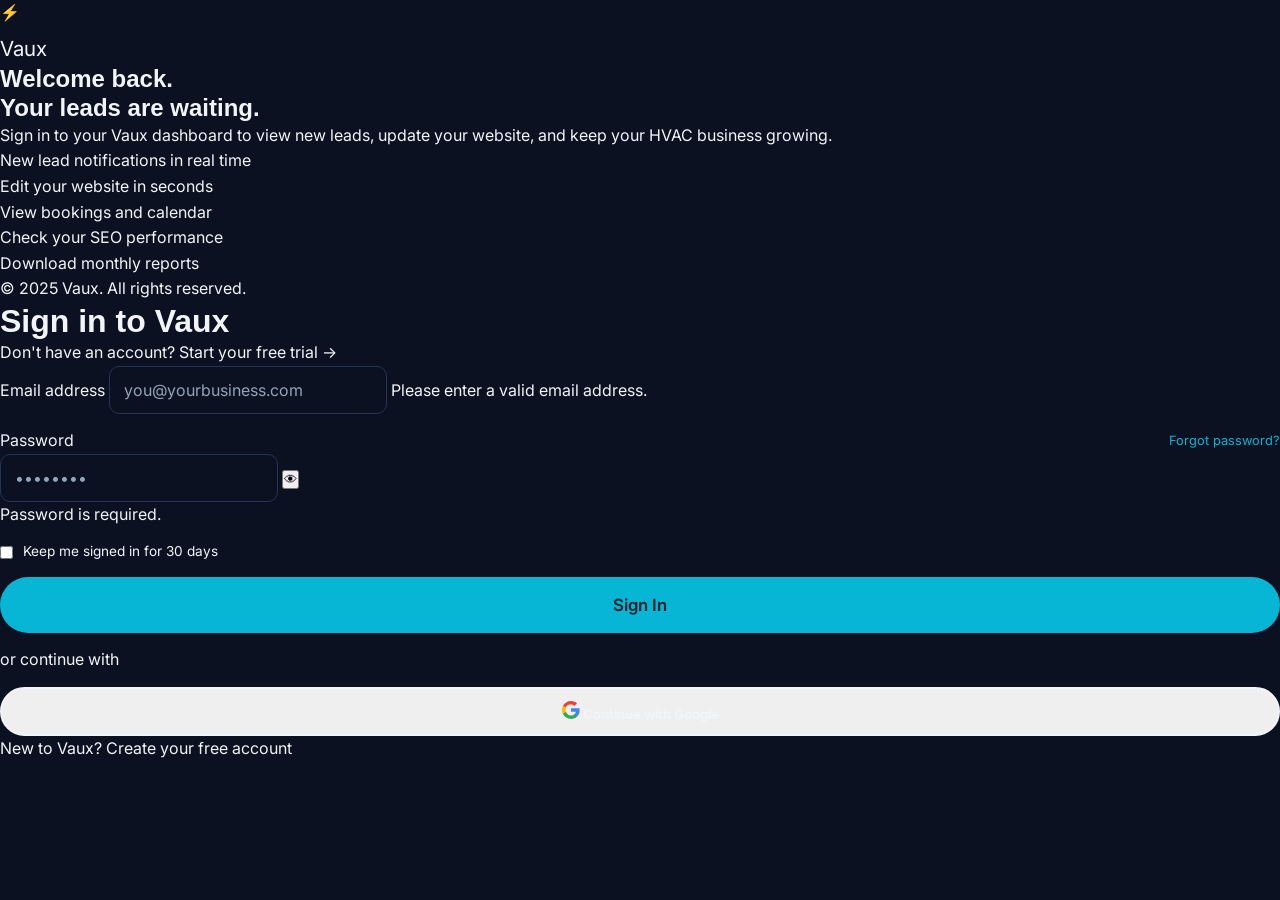
<file: vaux/signin.html>
<!DOCTYPE html>
<html lang="en">
<head>
<meta charset="UTF-8">
<meta name="viewport" content="width=device-width, initial-scale=1.0">
<title>Sign In — Vaux</title>
<link rel="preconnect" href="https://fonts.googleapis.com">
<link href="https://fonts.googleapis.com/css2?family=Inter:wght@400;500;600&family=Plus+Jakarta+Sans:wght@600;700;800&display=swap" rel="stylesheet">
<link rel="stylesheet" href="style.css">
</head>
<body>

<div class="auth-page">
  <!-- Left panel -->
  <div class="auth-left">
    <div class="auth-left-logo">
      <a href="index.html" class="navbar-logo" style="font-size:1.3rem;">
        <div class="navbar-logo-icon" style="width:32px;height:32px;font-size:1rem;">⚡</div>
        Vaux
      </a>
    </div>
    <div class="auth-left-content">
      <h2 class="auth-left-title">Welcome back.<br>Your <span>leads are waiting.</span></h2>
      <p class="auth-left-desc">Sign in to your Vaux dashboard to view new leads, update your website, and keep your HVAC business growing.</p>
      <div class="auth-features">
        <div class="auth-feature"><span class="auth-feature-dot"></span> New lead notifications in real time</div>
        <div class="auth-feature"><span class="auth-feature-dot"></span> Edit your website in seconds</div>
        <div class="auth-feature"><span class="auth-feature-dot"></span> View bookings and calendar</div>
        <div class="auth-feature"><span class="auth-feature-dot"></span> Check your SEO performance</div>
        <div class="auth-feature"><span class="auth-feature-dot"></span> Download monthly reports</div>
      </div>
    </div>
    <div class="auth-left-footer">© 2025 Vaux. All rights reserved.</div>
  </div>

  <!-- Right panel (form) -->
  <div class="auth-right">
    <div class="auth-form-wrap">
      <div class="auth-form-header">
        <h1 class="auth-form-title">Sign in to Vaux</h1>
        <p class="auth-form-sub">Don't have an account? <a href="signup.html">Start your free trial →</a></p>
      </div>

      <div class="alert alert-error" id="loginError"></div>

      <form class="auth-form" id="loginForm" novalidate>
        <div class="form-group">
          <label class="form-label" for="email">Email address</label>
          <input class="form-input" type="email" id="email" name="email" placeholder="you@yourbusiness.com" autocomplete="email" required>
          <span class="form-error" id="emailError">Please enter a valid email address.</span>
        </div>

        <div class="form-group">
          <div style="display:flex;justify-content:space-between;align-items:center;">
            <label class="form-label" for="password">Password</label>
            <a href="#" style="font-size:0.8rem;color:var(--primary);">Forgot password?</a>
          </div>
          <div class="password-wrap">
            <input class="form-input" type="password" id="password" name="password" placeholder="••••••••" autocomplete="current-password" required>
            <button type="button" class="toggle-password" id="togglePw" aria-label="Show password">👁</button>
          </div>
          <span class="form-error" id="passwordError">Password is required.</span>
        </div>

        <label style="display:flex;align-items:center;gap:10px;font-size:0.85rem;color:var(--text-2);cursor:pointer;">
          <input type="checkbox" id="rememberMe" style="accent-color:var(--primary);">
          Keep me signed in for 30 days
        </label>

        <button type="submit" class="btn btn-primary btn-full btn-lg" id="loginBtn">
          <span id="loginSpinnerText">Sign In</span>
          <span class="spinner" id="loginSpinner"></span>
        </button>

        <div class="divider">or continue with</div>

        <button type="button" class="btn btn-outline btn-full" id="googleBtn">
          <svg width="18" height="18" viewBox="0 0 18 18" fill="none">
            <path d="M17.64 9.2c0-.637-.057-1.251-.164-1.84H9v3.481h4.844c-.209 1.125-.843 2.078-1.796 2.716v2.259h2.908c1.702-1.567 2.684-3.875 2.684-6.615z" fill="#4285F4"/>
            <path d="M9 18c2.43 0 4.467-.806 5.956-2.184l-2.908-2.259c-.806.54-1.837.86-3.048.86-2.344 0-4.328-1.584-5.036-3.711H.957v2.332C2.438 15.983 5.482 18 9 18z" fill="#34A853"/>
            <path d="M3.964 10.706A5.41 5.41 0 0 1 3.682 9c0-.593.102-1.17.282-1.706V4.962H.957A8.996 8.996 0 0 0 0 9c0 1.452.348 2.827.957 4.038l3.007-2.332z" fill="#FBBC05"/>
            <path d="M9 3.58c1.321 0 2.508.454 3.44 1.345l2.582-2.58C13.463.891 11.426 0 9 0 5.482 0 2.438 2.017.957 4.962L3.964 6.294C4.672 4.167 6.656 3.58 9 3.58z" fill="#EA4335"/>
          </svg>
          Continue with Google
        </button>
      </form>

      <p class="auth-footer-link mt-4">
        New to Vaux? <a href="signup.html">Create your free account</a>
      </p>
    </div>
  </div>
</div>

<script src="app.js"></script>
<script>
  const loginForm  = document.getElementById('loginForm');
  const loginBtn   = document.getElementById('loginBtn');
  const spinner    = document.getElementById('loginSpinner');
  const btnText    = document.getElementById('loginSpinnerText');
  const loginError = document.getElementById('loginError');
  const togglePw   = document.getElementById('togglePw');
  const pwInput    = document.getElementById('password');

  // Toggle password visibility
  togglePw.addEventListener('click', () => {
    const isText = pwInput.type === 'text';
    pwInput.type = isText ? 'password' : 'text';
    togglePw.textContent = isText ? '👁' : '🙈';
  });

  // Google sign-in (demo)
  document.getElementById('googleBtn').addEventListener('click', () => {
    simulateLogin({ name: 'Google User', email: 'user@gmail.com', plan: 'pro' });
  });

  loginForm.addEventListener('submit', e => {
    e.preventDefault();
    let valid = true;

    const email = document.getElementById('email');
    const emailError = document.getElementById('emailError');
    const passwordError = document.getElementById('passwordError');

    // Validate email
    if (!email.value || !/^[^\s@]+@[^\s@]+\.[^\s@]+$/.test(email.value)) {
      email.classList.add('error');
      emailError.classList.add('show');
      valid = false;
    } else {
      email.classList.remove('error');
      emailError.classList.remove('show');
    }

    // Validate password
    if (!pwInput.value) {
      pwInput.classList.add('error');
      passwordError.classList.add('show');
      valid = false;
    } else {
      pwInput.classList.remove('error');
      passwordError.classList.remove('show');
    }

    if (!valid) return;

    // Simulate login
    loginBtn.disabled = true;
    spinner.classList.add('show');
    btnText.textContent = 'Signing in…';
    loginError.classList.remove('show');

    setTimeout(() => {
      // Demo: any credentials work, or show wrong password error
      const stored = JSON.parse(localStorage.getItem('vauxUser') || 'null');
      if (stored && stored.email === email.value) {
        simulateLogin(stored);
      } else if (email.value && pwInput.value.length >= 6) {
        // Accept any valid-looking credentials for demo
        simulateLogin({ name: 'HVAC Business Owner', email: email.value, plan: 'pro', company: 'My HVAC Company' });
      } else {
        spinner.classList.remove('show');
        btnText.textContent = 'Sign In';
        loginBtn.disabled = false;
        loginError.textContent = 'Incorrect email or password. Try again or reset your password.';
        loginError.classList.add('show');
      }
    }, 1200);
  });

  function simulateLogin(user) {
    localStorage.setItem('vauxUser', JSON.stringify(user));
    window.location.href = 'dashboard.html';
  }
</script>
</body>
</html>
</file>
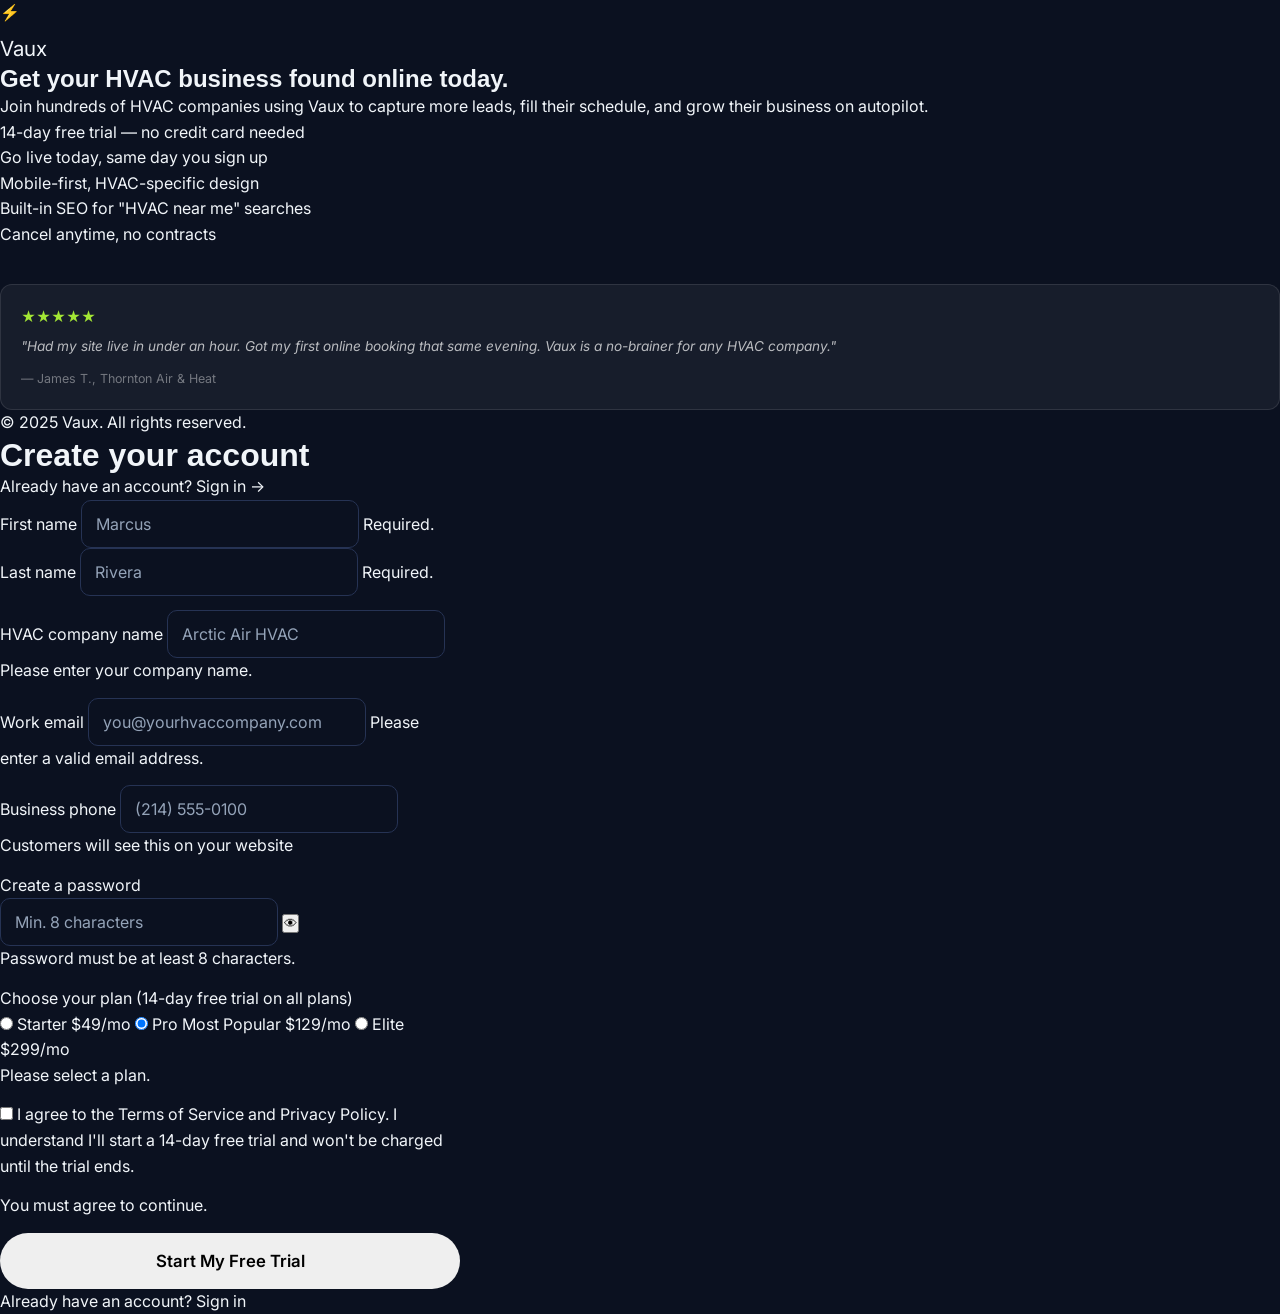
<file: vaux/signup.html>
<!DOCTYPE html>
<html lang="en">
<head>
<meta charset="UTF-8">
<meta name="viewport" content="width=device-width, initial-scale=1.0">
<title>Create Your Account — Vaux</title>
<link rel="preconnect" href="https://fonts.googleapis.com">
<link href="https://fonts.googleapis.com/css2?family=Inter:wght@400;500;600&family=Plus+Jakarta+Sans:wght@600;700;800&display=swap" rel="stylesheet">
<link rel="stylesheet" href="style.css">
</head>
<body>

<div class="auth-page">
  <!-- Left panel -->
  <div class="auth-left">
    <div class="auth-left-logo">
      <a href="index.html" class="navbar-logo" style="font-size:1.3rem;">
        <div class="navbar-logo-icon" style="width:32px;height:32px;font-size:1rem;">⚡</div>
        Vaux
      </a>
    </div>
    <div class="auth-left-content">
      <h2 class="auth-left-title">Get your HVAC business <span>found online today.</span></h2>
      <p class="auth-left-desc">Join hundreds of HVAC companies using Vaux to capture more leads, fill their schedule, and grow their business on autopilot.</p>
      <div class="auth-features">
        <div class="auth-feature"><span class="auth-feature-dot"></span> 14-day free trial — no credit card needed</div>
        <div class="auth-feature"><span class="auth-feature-dot"></span> Go live today, same day you sign up</div>
        <div class="auth-feature"><span class="auth-feature-dot"></span> Mobile-first, HVAC-specific design</div>
        <div class="auth-feature"><span class="auth-feature-dot"></span> Built-in SEO for "HVAC near me" searches</div>
        <div class="auth-feature"><span class="auth-feature-dot"></span> Cancel anytime, no contracts</div>
      </div>

      <!-- Mini testimonial -->
      <div style="margin-top:36px;padding:20px;background:rgba(255,255,255,0.05);border:1px solid rgba(255,255,255,0.1);border-radius:12px;">
        <div style="color:var(--accent);font-size:0.9rem;margin-bottom:8px;">★★★★★</div>
        <p style="font-size:0.85rem;color:rgba(255,255,255,0.7);font-style:italic;line-height:1.6;margin-bottom:12px;">"Had my site live in under an hour. Got my first online booking that same evening. Vaux is a no-brainer for any HVAC company."</p>
        <div style="font-size:0.78rem;color:rgba(255,255,255,0.4);">— James T., Thornton Air & Heat</div>
      </div>
    </div>
    <div class="auth-left-footer">© 2025 Vaux. All rights reserved.</div>
  </div>

  <!-- Right panel (form) -->
  <div class="auth-right">
    <div class="auth-form-wrap" style="max-width:460px;">
      <div class="auth-form-header">
        <h1 class="auth-form-title">Create your account</h1>
        <p class="auth-form-sub">Already have an account? <a href="signin.html">Sign in →</a></p>
      </div>

      <div class="alert alert-error" id="signupError"></div>
      <div class="alert alert-success" id="signupSuccess"></div>

      <form class="auth-form" id="signupForm" novalidate>

        <!-- Name row -->
        <div class="auth-form-row">
          <div class="form-group">
            <label class="form-label" for="firstName">First name</label>
            <input class="form-input" type="text" id="firstName" placeholder="Marcus" required autocomplete="given-name">
            <span class="form-error" id="firstNameError">Required.</span>
          </div>
          <div class="form-group">
            <label class="form-label" for="lastName">Last name</label>
            <input class="form-input" type="text" id="lastName" placeholder="Rivera" required autocomplete="family-name">
            <span class="form-error" id="lastNameError">Required.</span>
          </div>
        </div>

        <!-- Company -->
        <div class="form-group">
          <label class="form-label" for="company">HVAC company name</label>
          <input class="form-input" type="text" id="company" placeholder="Arctic Air HVAC" required autocomplete="organization">
          <span class="form-error" id="companyError">Please enter your company name.</span>
        </div>

        <!-- Email -->
        <div class="form-group">
          <label class="form-label" for="signupEmail">Work email</label>
          <input class="form-input" type="email" id="signupEmail" placeholder="you@yourhvaccompany.com" required autocomplete="email">
          <span class="form-error" id="signupEmailError">Please enter a valid email address.</span>
        </div>

        <!-- Phone -->
        <div class="form-group">
          <label class="form-label" for="phone">Business phone</label>
          <input class="form-input" type="tel" id="phone" placeholder="(214) 555-0100" autocomplete="tel">
          <span class="form-hint">Customers will see this on your website</span>
        </div>

        <!-- Password -->
        <div class="form-group">
          <label class="form-label" for="signupPassword">Create a password</label>
          <div class="password-wrap">
            <input class="form-input" type="password" id="signupPassword" placeholder="Min. 8 characters" required autocomplete="new-password">
            <button type="button" class="toggle-password" id="toggleSignupPw" aria-label="Show password">👁</button>
          </div>
          <span class="form-error" id="signupPasswordError">Password must be at least 8 characters.</span>
        </div>

        <!-- Plan selection -->
        <div class="form-group">
          <label class="form-label">Choose your plan <span style="color:var(--text-3);font-weight:400;">(14-day free trial on all plans)</span></label>
          <div class="plan-picker" id="planPicker">
            <input type="radio" name="plan" id="plan-starter" value="starter" class="plan-option">
            <label for="plan-starter" class="plan-label">
              <span class="plan-label-name">Starter</span>
              <span class="plan-label-price">$49/mo</span>
            </label>

            <input type="radio" name="plan" id="plan-pro" value="pro" class="plan-option" checked>
            <label for="plan-pro" class="plan-label">
              <span class="plan-label-name">Pro <span class="plan-label-popular">Most Popular</span></span>
              <span class="plan-label-price">$129/mo</span>
            </label>

            <input type="radio" name="plan" id="plan-elite" value="elite" class="plan-option">
            <label for="plan-elite" class="plan-label">
              <span class="plan-label-name">Elite</span>
              <span class="plan-label-price">$299/mo</span>
            </label>
          </div>
          <span class="form-error" id="planError">Please select a plan.</span>
        </div>

        <!-- Terms -->
        <label class="terms-row">
          <input type="checkbox" id="terms" required>
          <span>I agree to the <a href="#">Terms of Service</a> and <a href="#">Privacy Policy</a>. I understand I'll start a 14-day free trial and won't be charged until the trial ends.</span>
        </label>
        <span class="form-error" id="termsError">You must agree to continue.</span>

        <button type="submit" class="btn btn-accent btn-full btn-lg" id="signupBtn">
          <span id="signupBtnText">Start My Free Trial</span>
          <span class="spinner" id="signupSpinner"></span>
        </button>
      </form>

      <p class="auth-footer-link mt-4">
        Already have an account? <a href="signin.html">Sign in</a>
      </p>
    </div>
  </div>
</div>

<script src="app.js"></script>
<script>
  // Pre-select plan from URL param
  const urlPlan = new URLSearchParams(window.location.search).get('plan');
  if (urlPlan && document.getElementById('plan-' + urlPlan)) {
    document.getElementById('plan-' + urlPlan).checked = true;
  }

  // Password toggle
  const toggleSignupPw = document.getElementById('toggleSignupPw');
  const signupPwInput  = document.getElementById('signupPassword');
  toggleSignupPw.addEventListener('click', () => {
    const isText = signupPwInput.type === 'text';
    signupPwInput.type = isText ? 'password' : 'text';
    toggleSignupPw.textContent = isText ? '👁' : '🙈';
  });

  // Form submit
  const signupForm    = document.getElementById('signupForm');
  const signupBtn     = document.getElementById('signupBtn');
  const signupSpinner = document.getElementById('signupSpinner');
  const signupBtnText = document.getElementById('signupBtnText');
  const signupError   = document.getElementById('signupError');
  const signupSuccess = document.getElementById('signupSuccess');

  signupForm.addEventListener('submit', e => {
    e.preventDefault();
    let valid = true;

    const fields = [
      { id: 'firstName',     errId: 'firstNameError',     check: v => v.trim().length > 0 },
      { id: 'lastName',      errId: 'lastNameError',      check: v => v.trim().length > 0 },
      { id: 'company',       errId: 'companyError',       check: v => v.trim().length > 0 },
      { id: 'signupEmail',   errId: 'signupEmailError',   check: v => /^[^\s@]+@[^\s@]+\.[^\s@]+$/.test(v) },
      { id: 'signupPassword',errId: 'signupPasswordError',check: v => v.length >= 8 },
    ];

    fields.forEach(({ id, errId, check }) => {
      const el = document.getElementById(id);
      const err = document.getElementById(errId);
      if (!check(el.value)) {
        el.classList.add('error'); err.classList.add('show'); valid = false;
      } else {
        el.classList.remove('error'); err.classList.remove('show');
      }
    });

    const termsEl  = document.getElementById('terms');
    const termsErr = document.getElementById('termsError');
    if (!termsEl.checked) {
      termsErr.classList.add('show'); valid = false;
    } else {
      termsErr.classList.remove('show');
    }

    const planEl  = document.getElementById('planError');
    const planVal = document.querySelector('input[name="plan"]:checked');
    if (!planVal) {
      planEl.classList.add('show'); valid = false;
    } else {
      planEl.classList.remove('show');
    }

    if (!valid) return;

    // Simulate account creation
    signupBtn.disabled = true;
    signupSpinner.classList.add('show');
    signupBtnText.textContent = 'Creating your account…';
    signupError.classList.remove('show');

    const userData = {
      firstName: document.getElementById('firstName').value.trim(),
      lastName:  document.getElementById('lastName').value.trim(),
      name:      document.getElementById('firstName').value.trim() + ' ' + document.getElementById('lastName').value.trim(),
      company:   document.getElementById('company').value.trim(),
      email:     document.getElementById('signupEmail').value.trim(),
      phone:     document.getElementById('phone').value.trim(),
      plan:      planVal.value,
      joinedAt:  new Date().toISOString(),
    };

    setTimeout(() => {
      localStorage.setItem('vauxUser', JSON.stringify(userData));
      window.location.href = 'dashboard.html';
    }, 1500);
  });

  // Clear error on field input
  document.querySelectorAll('.form-input').forEach(input => {
    input.addEventListener('input', () => {
      input.classList.remove('error');
      const errEl = document.getElementById(input.id + 'Error') || document.getElementById('signup' + input.id.charAt(0).toUpperCase() + input.id.slice(1) + 'Error');
      if (errEl) errEl.classList.remove('show');
    });
  });
</script>
</body>
</html>
</file>
<file: style.css>
:root {
  --primary: #4f46e5;
  --primary-dark: #3730a3;
  --accent: #f43f5e;
  --dark: #101828;
  --gray: #667085;
  --light-bg: #f6f8fb;
  --white: #ffffff;
  --radius: 14px;
  --shadow: 0 10px 30px rgba(16, 24, 40, 0.08);
  --font-heading: 'Poppins', sans-serif;
  --font-body: 'Inter', sans-serif;
}

* { box-sizing: border-box; margin: 0; padding: 0; }

body {
  font-family: var(--font-body);
  color: var(--dark);
  line-height: 1.6;
  background: var(--white);
}

img { max-width: 100%; display: block; }

.container {
  max-width: 1160px;
  margin: 0 auto;
  padding: 0 24px;
}

h1, h2, h3 {
  font-family: var(--font-heading);
  font-weight: 700;
  line-height: 1.2;
}

a { text-decoration: none; color: inherit; }

/* ---------- Buttons ---------- */
.btn {
  display: inline-block;
  padding: 12px 24px;
  border-radius: 999px;
  font-weight: 600;
  font-family: var(--font-body);
  transition: all 0.2s ease;
  border: 2px solid transparent;
  cursor: pointer;
}
.btn-primary { background: var(--primary); color: var(--white); }
.btn-primary:hover { background: var(--primary-dark); }
.btn-outline { border-color: var(--white); color: var(--white); }
.btn-outline:hover { background: rgba(255,255,255,0.15); }
.btn-outline-dark { border-color: var(--primary); color: var(--primary); }
.btn-outline-dark:hover { background: var(--primary); color: var(--white); }
.btn-white { background: var(--white); color: var(--primary); }
.btn-white:hover { background: #eef2ff; }
.btn-lg { padding: 16px 32px; font-size: 1.05rem; }

/* ---------- Header ---------- */
.header {
  background: var(--white);
  box-shadow: 0 2px 10px rgba(16,24,40,0.06);
  position: sticky;
  top: 0;
  z-index: 100;
}
.header-inner {
  display: flex;
  align-items: center;
  justify-content: space-between;
  padding: 16px 24px;
  gap: 16px;
}
.logo {
  font-family: var(--font-heading);
  font-weight: 800;
  font-size: 1.4rem;
  color: var(--dark);
}
.logo span { color: var(--primary); }
.nav {
  display: flex;
  gap: 28px;
  font-weight: 500;
  flex: 1;
  justify-content: center;
}
.nav a:hover { color: var(--primary); }
.header-cta { white-space: nowrap; }
.nav-toggle {
  display: none;
  background: none;
  border: none;
  font-size: 1.6rem;
  cursor: pointer;
}

/* ---------- Hero ---------- */
.hero {
  background: linear-gradient(135deg, var(--primary) 0%, var(--primary-dark) 100%);
  color: var(--white);
  padding: 80px 0;
}
.hero-inner {
  display: grid;
  grid-template-columns: 1.4fr 1fr;
  gap: 48px;
  align-items: center;
}
.badge {
  display: inline-block;
  background: rgba(255,255,255,0.15);
  padding: 6px 16px;
  border-radius: 999px;
  font-size: 0.85rem;
  margin-bottom: 20px;
}
.hero h1 { font-size: 2.6rem; margin-bottom: 18px; }
.hero p { font-size: 1.1rem; opacity: 0.92; margin-bottom: 28px; max-width: 520px; }
.hero-buttons { display: flex; gap: 16px; flex-wrap: wrap; margin-bottom: 40px; }
.hero-trust { display: flex; gap: 32px; flex-wrap: wrap; }
.hero-trust div { display: flex; flex-direction: column; }
.hero-trust strong { font-size: 1.2rem; }
.hero-trust span { font-size: 0.85rem; opacity: 0.85; }

.hero-card {
  background: var(--white);
  color: var(--dark);
  border-radius: var(--radius);
  padding: 32px;
  box-shadow: var(--shadow);
  text-align: center;
}
.hero-card h3 { margin-bottom: 12px; color: var(--accent); }
.hero-card p { margin-bottom: 20px; color: var(--gray); }
.hero-card .btn-white { background: var(--accent); color: var(--white); border-color: var(--accent); }
.hero-card .btn-white:hover { opacity: 0.9; }

/* ---------- Section titles ---------- */
.section-title { font-size: 2rem; text-align: center; margin-bottom: 12px; }
.section-title.left { text-align: left; }
.section-subtitle { text-align: center; color: var(--gray); max-width: 560px; margin: 0 auto 48px; }
.section-subtitle.left { text-align: left; margin: 0 0 28px; }

/* ---------- How it works ---------- */
.how { padding: 90px 0; background: var(--light-bg); }
.how-grid { display: grid; grid-template-columns: repeat(3, 1fr); gap: 28px; }
.how-card {
  background: var(--white);
  border-radius: var(--radius);
  padding: 32px 28px;
  box-shadow: var(--shadow);
  text-align: center;
}
.how-number {
  width: 44px; height: 44px;
  border-radius: 50%;
  background: var(--primary);
  color: var(--white);
  display: flex; align-items: center; justify-content: center;
  font-weight: 700; font-family: var(--font-heading);
  margin: 0 auto 16px;
}
.how-card h3 { margin-bottom: 10px; }
.how-card p { color: var(--gray); font-size: 0.95rem; }

/* ---------- Portfolio ---------- */
.portfolio { padding: 90px 0; }
.portfolio-grid { display: grid; grid-template-columns: repeat(3, 1fr); gap: 28px; }
.portfolio-card {
  background: var(--light-bg);
  border-radius: var(--radius);
  padding: 32px 28px;
  transition: transform 0.2s ease;
}
.portfolio-card:hover { transform: translateY(-6px); }
.portfolio-icon { font-size: 2.2rem; margin-bottom: 16px; }
.portfolio-card h3 { margin-bottom: 10px; }
.portfolio-card p { color: var(--gray); font-size: 0.95rem; margin-bottom: 20px; }

/* ---------- Pricing ---------- */
.pricing { padding: 90px 0; background: var(--light-bg); }
.pricing-grid {
  display: grid;
  grid-template-columns: repeat(3, 1fr);
  gap: 28px;
  max-width: 1020px;
  margin: 0 auto;
}
.pricing-card {
  background: var(--white);
  border-radius: var(--radius);
  padding: 40px 36px;
  box-shadow: var(--shadow);
  position: relative;
  border: 2px solid transparent;
  transition: transform 0.25s ease, box-shadow 0.25s ease;
  display: flex;
  flex-direction: column;
}
.pricing-card:hover {
  transform: translateY(-6px);
  box-shadow: 0 24px 48px rgba(79,70,229,0.12);
}
.pricing-card.featured {
  border: 2px solid var(--primary);
  background: linear-gradient(160deg, var(--white), rgba(79,70,229,0.04));
  box-shadow: 0 8px 40px rgba(79,70,229,0.18);
}
.pricing-card.featured:hover {
  box-shadow: 0 24px 60px rgba(79,70,229,0.28);
}
.pricing-tier-label {
  font-size: 0.78rem;
  font-weight: 600;
  color: var(--primary);
  text-transform: uppercase;
  letter-spacing: 0.06em;
  margin-bottom: 10px;
  opacity: 0.7;
}
.pricing-badge {
  position: absolute;
  top: -14px; left: 50%;
  transform: translateX(-50%);
  background: var(--primary);
  color: var(--white);
  padding: 5px 18px;
  border-radius: 999px;
  font-size: 0.8rem;
  font-weight: 600;
  letter-spacing: 0.03em;
}
.pricing-card h3 { font-size: 1.5rem; margin-bottom: 10px; }
.price { font-family: var(--font-heading); font-size: 2.8rem; font-weight: 800; color: var(--primary); margin-bottom: 4px; line-height: 1; }
.price span { font-size: 1rem; font-weight: 500; color: var(--gray); }
.pricing-tagline { color: var(--gray); font-size: 0.9rem; margin: 12px 0 20px; }
.pricing-card ul { list-style: none; flex: 1; }
.pricing-card li { margin-bottom: 13px; font-size: 0.95rem; }
.pricing-cta { margin-top: 28px; }
.pricing-note { text-align: center; color: var(--gray); margin-top: 32px; font-size: 0.88rem; }

/* ---------- Why Us ---------- */
.why-us { padding: 90px 0; }
.why-us-inner { display: grid; grid-template-columns: 1.2fr 1fr; gap: 48px; align-items: center; }
.checklist { list-style: none; margin: 24px 0 32px; }
.checklist li { margin-bottom: 14px; font-size: 1.05rem; }
.why-us-stats { display: grid; grid-template-columns: 1fr 1fr; gap: 20px; }
.stat { background: var(--light-bg); border-radius: var(--radius); padding: 28px; text-align: center; }
.stat strong { display: block; font-size: 1.8rem; color: var(--primary); font-family: var(--font-heading); }
.stat span { color: var(--gray); font-size: 0.9rem; }

/* ---------- CTA Banner ---------- */
.cta-banner { background: var(--accent); color: var(--white); padding: 70px 0; text-align: center; }
.cta-banner h2 { font-size: 2rem; margin-bottom: 12px; }
.cta-banner p { margin-bottom: 28px; opacity: 0.95; }

/* ---------- Contact ---------- */
.contact { padding: 90px 0; }
.contact-inner { display: grid; grid-template-columns: 1fr 1fr; gap: 56px; }
.contact-info { list-style: none; margin-top: 24px; }
.contact-info li { margin-bottom: 14px; font-size: 1.05rem; }
.contact-note { margin-top: 16px; font-size: 0.85rem; color: var(--gray); }
.contact-note code { background: var(--light-bg); padding: 2px 6px; border-radius: 6px; }
.contact-form {
  display: flex; flex-direction: column; gap: 14px;
  background: var(--light-bg); padding: 32px; border-radius: var(--radius);
}
.contact-form input, .contact-form textarea {
  padding: 14px; border-radius: 10px; border: 1px solid #d0d5dd;
  font-family: var(--font-body); font-size: 1rem;
}
.form-note { font-size: 0.8rem; color: var(--gray); }

/* ---------- Footer ---------- */
.footer { background: var(--dark); color: rgba(255,255,255,0.7); padding: 24px 0; font-size: 0.9rem; }
.footer-inner { display: flex; justify-content: space-between; flex-wrap: wrap; gap: 8px; }

/* ---------- Responsive ---------- */
@media (max-width: 900px) {
  .hero-inner, .why-us-inner, .contact-inner { grid-template-columns: 1fr; }
  .how-grid, .portfolio-grid { grid-template-columns: repeat(2, 1fr); }
  .pricing-grid { grid-template-columns: repeat(2, 1fr); }
}

@media (max-width: 640px) {
  .nav { display: none; }
  .nav-toggle { display: block; }
  .header-cta { display: none; }
  .how-grid, .portfolio-grid { grid-template-columns: 1fr; }
  .pricing-grid { grid-template-columns: 1fr; }
  .hero h1 { font-size: 2rem; }

  .nav.open {
    display: flex; flex-direction: column;
    position: absolute; top: 100%; left: 0; right: 0;
    background: var(--white); padding: 20px 24px;
    box-shadow: var(--shadow); gap: 16px;
  }
}
</file>
<file: vaux/style.css>
:root {
  --primary: #06b6d4;
  --primary-dark: #0e7490;
  --accent: #a3e635;
  --bg: #0b1120;
  --surface: #131b2e;
  --surface-2: #1a2540;
  --border: #263354;
  --text: #f1f5f9;
  --text-dim: #94a3b8;
  --radius: 14px;
  --shadow: 0 10px 30px rgba(0, 0, 0, 0.35);
  --font-heading: 'Poppins', sans-serif;
  --font-body: 'Inter', sans-serif;
}

* { box-sizing: border-box; margin: 0; padding: 0; }

body {
  font-family: var(--font-body);
  color: var(--text);
  line-height: 1.6;
  background: var(--bg);
}

img { max-width: 100%; display: block; }

.container { max-width: 1160px; margin: 0 auto; padding: 0 24px; }

h1, h2, h3 { font-family: var(--font-heading); font-weight: 700; line-height: 1.2; }

a { text-decoration: none; color: inherit; }

/* ---------- Buttons ---------- */
.btn {
  display: inline-block;
  padding: 12px 24px;
  border-radius: 999px;
  font-weight: 600;
  font-family: var(--font-body);
  transition: all 0.2s ease;
  border: 2px solid transparent;
  cursor: pointer;
  text-align: center;
}
.btn-primary { background: var(--primary); color: #06222c; }
.btn-primary:hover { background: #0891b2; }
.btn-ghost { color: var(--text); }
.btn-ghost:hover { color: var(--primary); }
.btn-outline { border-color: var(--text); color: var(--text); }
.btn-outline:hover { background: rgba(255,255,255,0.08); }
.btn-outline-dark { border-color: var(--primary); color: var(--primary); }
.btn-outline-dark:hover { background: var(--primary); color: #06222c; }
.btn-white { background: #fff; color: var(--primary-dark); }
.btn-white:hover { background: #e2e8f0; }
.btn-lg { padding: 16px 32px; font-size: 1.05rem; }
.btn-block { display: block; width: 100%; }

/* ---------- Header ---------- */
.header {
  background: rgba(11, 17, 32, 0.9);
  backdrop-filter: blur(8px);
  border-bottom: 1px solid var(--border);
  position: sticky;
  top: 0;
  z-index: 100;
}
.header-inner { display: flex; align-items: center; justify-content: space-between; padding: 18px 24px; gap: 16px; }
.logo { font-family: var(--font-heading); font-weight: 800; font-size: 1.6rem; color: var(--primary); letter-spacing: 0.02em; }
.nav { display: flex; gap: 28px; font-weight: 500; flex: 1; justify-content: center; }
.nav a:hover { color: var(--primary); }
.header-actions { display: flex; gap: 12px; align-items: center; }
.nav-toggle { display: none; background: none; border: none; font-size: 1.6rem; color: var(--text); cursor: pointer; }

/* ---------- Hero ---------- */
.hero { padding: 100px 0 90px; text-align: center; background: radial-gradient(circle at top, rgba(6,182,212,0.15), transparent 60%); }
.badge {
  display: inline-block;
  background: var(--surface-2);
  border: 1px solid var(--border);
  padding: 6px 16px;
  border-radius: 999px;
  font-size: 0.85rem;
  margin-bottom: 24px;
  color: var(--accent);
}
.hero h1 { font-size: 2.8rem; max-width: 800px; margin: 0 auto 20px; }
.hero p { font-size: 1.15rem; color: var(--text-dim); max-width: 600px; margin: 0 auto 32px; }
.hero-buttons { display: flex; gap: 16px; justify-content: center; flex-wrap: wrap; margin-bottom: 48px; }
.hero-trust { display: flex; gap: 40px; justify-content: center; flex-wrap: wrap; }
.hero-trust div { display: flex; flex-direction: column; }
.hero-trust strong { font-size: 1.3rem; color: var(--primary); font-family: var(--font-heading); }
.hero-trust span { font-size: 0.85rem; color: var(--text-dim); }

/* ---------- Section titles ---------- */
.section-title { font-size: 2rem; text-align: center; margin-bottom: 12px; }
.section-subtitle { text-align: center; color: var(--text-dim); max-width: 560px; margin: 0 auto 48px; }

/* ---------- Features ---------- */
.features { padding: 90px 0; }
.features-grid { display: grid; grid-template-columns: repeat(4, 1fr); gap: 24px; }
.feature-card { background: var(--surface); border: 1px solid var(--border); border-radius: var(--radius); padding: 28px 24px; }
.feature-icon { font-size: 2rem; margin-bottom: 14px; }
.feature-card h3 { margin-bottom: 10px; font-size: 1.1rem; }
.feature-card p { color: var(--text-dim); font-size: 0.9rem; }

/* ---------- How it works ---------- */
.how { padding: 90px 0; background: var(--surface); }
.how-grid { display: grid; grid-template-columns: repeat(3, 1fr); gap: 28px; }
.how-card { text-align: center; padding: 20px; }
.how-number {
  width: 44px; height: 44px; border-radius: 50%;
  background: var(--primary); color: #06222c;
  display: flex; align-items: center; justify-content: center;
  font-weight: 700; font-family: var(--font-heading);
  margin: 0 auto 16px;
}
.how-card h3 { margin-bottom: 10px; }
.how-card p { color: var(--text-dim); font-size: 0.95rem; }

/* ---------- Plan Mockup Previews ---------- */
.plan-mock {
  border-radius: 10px;
  overflow: hidden;
  margin: 0 -28px 24px;
  border-bottom: 1px solid var(--border);
}
.mock-bar {
  background: #1e2538;
  display: flex;
  align-items: center;
  gap: 5px;
  padding: 8px 12px;
}
.mock-dot {
  width: 8px; height: 8px;
  border-radius: 50%;
  background: #3d4a6a;
  flex-shrink: 0;
}
.mock-dot:first-child { background: #ff5f57; }
.mock-dot:nth-child(2) { background: #febc2e; }
.mock-dot:nth-child(3) { background: #28c840; }
.mock-url-bar {
  flex: 1;
  background: #0b1120;
  font-size: 10px;
  color: #6b7894;
  padding: 3px 10px;
  border-radius: 4px;
  text-align: center;
  font-family: monospace;
  margin-left: 4px;
}
.mock-viewport {
  height: 210px;
  overflow: hidden;
  position: relative;
  background: #fff;
}
.mock-iframe {
  position: absolute;
  top: 0;
  left: 0;
  width: 900px;
  height: 636px;
  border: none;
  transform: scale(0.33);
  transform-origin: top left;
  pointer-events: none;
}

/* ---------- Pricing ---------- */
.pricing { padding: 90px 0; }
.pricing-grid { display: grid; grid-template-columns: repeat(3, 1fr); gap: 24px; align-items: start; }
.pricing-card {
  background: var(--surface);
  border: 1px solid var(--border);
  border-radius: var(--radius);
  padding: 28px 28px 32px;
  position: relative;
  display: flex;
  flex-direction: column;
  overflow: hidden;
}
.pricing-card.featured {
  border: 2px solid var(--primary);
  background: var(--surface-2);
  box-shadow: 0 0 40px rgba(6,182,212,0.12);
}
.pricing-badge {
  position: absolute; top: -14px; left: 50%; transform: translateX(-50%);
  background: var(--primary); color: #06222c;
  padding: 4px 16px; border-radius: 999px; font-size: 0.8rem; font-weight: 700;
}
.pricing-card h3 { margin-bottom: 8px; }
.price { font-family: var(--font-heading); font-size: 2.4rem; font-weight: 800; color: var(--primary); margin-bottom: 10px; }
.price span { font-size: 1rem; font-weight: 500; color: var(--text-dim); }
.plan-desc { color: var(--text-dim); font-size: 0.9rem; margin-bottom: 20px; min-height: 42px; }
.pricing-card ul { list-style: none; margin-bottom: 28px; flex: 1; }
.pricing-card li { margin-bottom: 12px; font-size: 0.92rem; }

/* ---------- CTA Banner ---------- */
.cta-banner { padding: 80px 0; text-align: center; background: linear-gradient(135deg, var(--primary-dark), var(--primary)); color: #06222c; }
.cta-banner h2 { font-size: 2rem; margin-bottom: 12px; }
.cta-banner p { margin-bottom: 28px; opacity: 0.9; }

/* ---------- Footer ---------- */
.footer { background: var(--bg); border-top: 1px solid var(--border); color: var(--text-dim); padding: 24px 0; font-size: 0.9rem; }
.footer-inner { display: flex; justify-content: space-between; flex-wrap: wrap; gap: 8px; }

/* ---------- Auth pages ---------- */
.auth-wrap { min-height: 100vh; display: flex; align-items: center; justify-content: center; padding: 40px 24px; }
.auth-card { background: var(--surface); border: 1px solid var(--border); border-radius: var(--radius); padding: 40px; max-width: 420px; width: 100%; box-shadow: var(--shadow); }
.auth-logo { display: block; text-align: center; font-family: var(--font-heading); font-weight: 800; font-size: 1.6rem; color: var(--primary); margin-bottom: 8px; }
.auth-subtitle { text-align: center; color: var(--text-dim); margin-bottom: 28px; font-size: 0.9rem; }
.auth-tabs { display: flex; background: var(--surface-2); border-radius: 999px; padding: 4px; margin-bottom: 28px; }
.auth-tab { flex: 1; text-align: center; padding: 10px; border-radius: 999px; cursor: pointer; font-weight: 600; font-size: 0.9rem; color: var(--text-dim); }
.auth-tab.active { background: var(--primary); color: #06222c; }
.auth-form { display: flex; flex-direction: column; gap: 14px; }
.auth-form input, .auth-form select {
  padding: 13px 14px; border-radius: 10px; border: 1px solid var(--border);
  background: var(--bg); color: var(--text); font-family: var(--font-body); font-size: 1rem;
}
.auth-form input::placeholder { color: var(--text-dim); }
.auth-note { text-align: center; font-size: 0.8rem; color: var(--text-dim); margin-top: 18px; }
.auth-error { display: none; background: rgba(244,63,94,0.12); color: #fb7185; border: 1px solid rgba(244,63,94,0.3); border-radius: 10px; padding: 10px 14px; font-size: 0.85rem; }

/* ---------- Dashboard ---------- */
.dash-header { border-bottom: 1px solid var(--border); padding: 18px 0; }
.dash-header-inner { display: flex; justify-content: space-between; align-items: center; }
.dash-body { padding: 48px 0 100px; }
.dash-grid { display: grid; grid-template-columns: 0.9fr 1.1fr; gap: 40px; align-items: start; }
.dash-form { background: var(--surface); border: 1px solid var(--border); border-radius: var(--radius); padding: 32px; }
.dash-form h2 { margin-bottom: 6px; font-size: 1.4rem; }
.dash-form .sub { color: var(--text-dim); font-size: 0.9rem; margin-bottom: 24px; }
.dash-form label { display: block; font-size: 0.85rem; color: var(--text-dim); margin-bottom: 6px; margin-top: 16px; }
.dash-form input, .dash-form select {
  width: 100%; padding: 12px 14px; border-radius: 10px; border: 1px solid var(--border);
  background: var(--bg); color: var(--text); font-family: var(--font-body); font-size: 1rem;
}
.plan-pill { display: inline-block; background: var(--surface-2); border: 1px solid var(--primary); color: var(--primary); padding: 4px 14px; border-radius: 999px; font-size: 0.8rem; font-weight: 600; margin-bottom: 16px; }
.preview-wrap { background: var(--surface); border: 1px solid var(--border); border-radius: var(--radius); overflow: hidden; }
.preview-toolbar { display: flex; gap: 6px; padding: 12px 16px; border-bottom: 1px solid var(--border); }
.preview-dot { width: 10px; height: 10px; border-radius: 50%; background: var(--border); }
.preview-frame { background: #fff; min-height: 480px; }
.confirm-box { display: none; background: rgba(163,230,53,0.1); border: 1px solid var(--accent); border-radius: var(--radius); padding: 20px; margin-top: 20px; color: var(--accent); font-size: 0.9rem; }

/* ---------- Admin Panel ---------- */
.admin-wrap { padding: 48px 0 100px; }
.admin-title { font-size: 1.6rem; margin-bottom: 8px; }
.admin-sub { color: var(--text-dim); font-size: 0.9rem; margin-bottom: 40px; }
.admin-stats { display: grid; grid-template-columns: repeat(3, 1fr); gap: 20px; margin-bottom: 48px; }
.stat-card {
  background: var(--surface);
  border: 1px solid var(--border);
  border-radius: var(--radius);
  padding: 28px 24px;
}
.stat-card .stat-val {
  font-family: var(--font-heading);
  font-size: 2.4rem;
  font-weight: 800;
  color: var(--primary);
  line-height: 1;
  margin-bottom: 8px;
}
.stat-card .stat-label { color: var(--text-dim); font-size: 0.85rem; }
.admin-table-wrap {
  background: var(--surface);
  border: 1px solid var(--border);
  border-radius: var(--radius);
  overflow: hidden;
}
.admin-table-header {
  padding: 20px 24px;
  border-bottom: 1px solid var(--border);
  display: flex;
  align-items: center;
  justify-content: space-between;
}
.admin-table-header h3 { font-size: 1rem; }
.admin-table-header span { font-size: 0.85rem; color: var(--text-dim); }
.admin-table { width: 100%; border-collapse: collapse; font-size: 0.85rem; }
.admin-table th {
  text-align: left;
  padding: 12px 16px;
  background: var(--surface-2);
  color: var(--text-dim);
  font-weight: 600;
  font-size: 0.78rem;
  text-transform: uppercase;
  letter-spacing: 0.05em;
  border-bottom: 1px solid var(--border);
}
.admin-table td {
  padding: 14px 16px;
  border-bottom: 1px solid var(--border);
  vertical-align: middle;
}
.admin-table tr:last-child td { border-bottom: none; }
.admin-table tr:hover td { background: var(--surface-2); }
.plan-tag {
  display: inline-block;
  padding: 3px 10px;
  border-radius: 999px;
  font-size: 0.75rem;
  font-weight: 600;
}
.plan-tag.starter { background: rgba(6,182,212,0.12); color: var(--primary); }
.plan-tag.growth { background: rgba(163,230,53,0.12); color: var(--accent); }
.plan-tag.pro { background: rgba(250,204,21,0.12); color: #facc15; }
.admin-empty { text-align: center; padding: 48px 24px; color: var(--text-dim); }
.admin-link { color: var(--primary); font-size: 0.82rem; }
.admin-link:hover { text-decoration: underline; }

/* ---------- Responsive ---------- */
@media (max-width: 900px) {
  .features-grid { grid-template-columns: repeat(2, 1fr); }
  .how-grid, .pricing-grid { grid-template-columns: 1fr; }
  .dash-grid { grid-template-columns: 1fr; }
  .admin-stats { grid-template-columns: 1fr; }
  .plan-mock { margin: 0 -28px 24px; }
}
@media (max-width: 640px) {
  .nav { display: none; }
  .nav-toggle { display: block; }
  .header-actions { display: none; }
  .features-grid { grid-template-columns: 1fr; }
  .hero h1 { font-size: 2rem; }
  .nav.open {
    display: flex; flex-direction: column;
    position: absolute; top: 100%; left: 0; right: 0;
    background: var(--surface); padding: 20px 24px;
    border-bottom: 1px solid var(--border); gap: 16px;
  }
}
</file>
<file: clients/paco-hvac/style.css>
/* ===========================
   CUSTOMIZE COLORS HERE
   Change these two values to instantly re-theme the entire site per client.
=========================== */
:root {
  --primary: #1e5fbf;      /* main brand color (buttons, links, accents) */
  --primary-dark: #14448f; /* darker shade for hover states */
  --accent: #ff7a1a;       /* secondary accent color (emergency/CTA highlights) */
  --dark: #101828;
  --gray: #667085;
  --light-bg: #f6f8fb;
  --white: #ffffff;
  --radius: 14px;
  --shadow: 0 10px 30px rgba(16, 24, 40, 0.08);
  --font-heading: 'Poppins', sans-serif;
  --font-body: 'Inter', sans-serif;
}

* { box-sizing: border-box; margin: 0; padding: 0; }

.demo-banner {
  background: #101828;
  color: #ffd166;
  text-align: center;
  font-size: 0.85rem;
  font-weight: 600;
  padding: 8px 16px;
  letter-spacing: 0.02em;
}

body {
  font-family: var(--font-body);
  color: var(--dark);
  line-height: 1.6;
  background: var(--white);
}

img { max-width: 100%; display: block; }

.container {
  max-width: 1160px;
  margin: 0 auto;
  padding: 0 24px;
}

h1, h2, h3 {
  font-family: var(--font-heading);
  font-weight: 700;
  line-height: 1.2;
}

a { text-decoration: none; color: inherit; }

/* ---------- Buttons ---------- */
.btn {
  display: inline-block;
  padding: 12px 24px;
  border-radius: 999px;
  font-weight: 600;
  font-family: var(--font-body);
  transition: all 0.2s ease;
  border: 2px solid transparent;
  cursor: pointer;
}
.btn-primary { background: var(--primary); color: var(--white); }
.btn-primary:hover { background: var(--primary-dark); }
.btn-outline { border-color: var(--white); color: var(--white); }
.btn-outline:hover { background: rgba(255,255,255,0.15); }
.btn-white { background: var(--white); color: var(--primary); }
.btn-white:hover { background: #eef2ff; }
.btn-lg { padding: 16px 32px; font-size: 1.05rem; }

/* ---------- Top bar ---------- */
.topbar {
  background: var(--dark);
  color: var(--white);
  font-size: 0.85rem;
}
.topbar-inner {
  display: flex;
  justify-content: space-between;
  align-items: center;
  padding: 8px 24px;
  flex-wrap: wrap;
  gap: 6px;
}
.topbar-phone { font-weight: 600; }

/* ---------- Header ---------- */
.header {
  background: var(--white);
  box-shadow: 0 2px 10px rgba(16,24,40,0.06);
  position: sticky;
  top: 0;
  z-index: 100;
}
.header-inner {
  display: flex;
  align-items: center;
  justify-content: space-between;
  padding: 16px 24px;
  gap: 16px;
}
.logo {
  font-family: var(--font-heading);
  font-weight: 800;
  font-size: 1.4rem;
  color: var(--primary);
}
.nav {
  display: flex;
  gap: 28px;
  font-weight: 500;
  flex: 1;
  justify-content: center;
}
.nav a:hover { color: var(--primary); }
.header-cta { white-space: nowrap; }
.nav-toggle {
  display: none;
  background: none;
  border: none;
  font-size: 1.6rem;
  cursor: pointer;
}

/* ---------- Hero ---------- */
.hero {
  background: linear-gradient(135deg, var(--primary) 0%, var(--primary-dark) 100%);
  color: var(--white);
  padding: 80px 0;
}
.hero-inner {
  display: grid;
  grid-template-columns: 1.4fr 1fr;
  gap: 48px;
  align-items: center;
}
.badge {
  display: inline-block;
  background: rgba(255,255,255,0.15);
  padding: 6px 16px;
  border-radius: 999px;
  font-size: 0.85rem;
  margin-bottom: 20px;
}
.hero h1 {
  font-size: 2.6rem;
  margin-bottom: 18px;
}
.hero p {
  font-size: 1.1rem;
  opacity: 0.92;
  margin-bottom: 28px;
  max-width: 520px;
}
.hero-buttons { display: flex; gap: 16px; flex-wrap: wrap; margin-bottom: 40px; }
.hero-trust {
  display: flex;
  gap: 32px;
  flex-wrap: wrap;
}
.hero-trust div { display: flex; flex-direction: column; }
.hero-trust strong { font-size: 1.2rem; }
.hero-trust span { font-size: 0.85rem; opacity: 0.85; }

.hero-emergency-card {
  background: var(--white);
  color: var(--dark);
  border-radius: var(--radius);
  padding: 32px;
  box-shadow: var(--shadow);
  text-align: center;
}
.hero-emergency-card h3 { margin-bottom: 12px; color: var(--accent); }
.hero-emergency-card p { margin-bottom: 20px; color: var(--gray); }
.hero-emergency-card .btn-white { background: var(--accent); color: var(--white); border-color: var(--accent); }
.hero-emergency-card .btn-white:hover { opacity: 0.9; }

/* ---------- Section titles ---------- */
.section-title {
  font-size: 2rem;
  text-align: center;
  margin-bottom: 12px;
}
.section-title.left { text-align: left; }
.section-subtitle {
  text-align: center;
  color: var(--gray);
  max-width: 560px;
  margin: 0 auto 48px;
}
.section-subtitle.left { text-align: left; margin: 0 0 28px; }

/* ---------- Services ---------- */
.services { padding: 90px 0; background: var(--light-bg); }
.services-grid {
  display: grid;
  grid-template-columns: repeat(3, 1fr);
  gap: 28px;
}
.service-card {
  background: var(--white);
  border-radius: var(--radius);
  padding: 32px 28px;
  box-shadow: var(--shadow);
  transition: transform 0.2s ease;
}
.service-card:hover { transform: translateY(-6px); }
.service-icon { font-size: 2.2rem; margin-bottom: 16px; }
.service-card h3 { margin-bottom: 10px; }
.service-card p { color: var(--gray); font-size: 0.95rem; }

/* ---------- Why Us ---------- */
.why-us { padding: 90px 0; }
.why-us-inner {
  display: grid;
  grid-template-columns: 1.2fr 1fr;
  gap: 48px;
  align-items: center;
}
.checklist { list-style: none; margin: 24px 0 32px; }
.checklist li { margin-bottom: 14px; font-size: 1.05rem; }
.why-us-stats {
  display: grid;
  grid-template-columns: 1fr 1fr;
  gap: 20px;
}
.stat {
  background: var(--light-bg);
  border-radius: var(--radius);
  padding: 28px;
  text-align: center;
}
.stat strong { display: block; font-size: 1.8rem; color: var(--primary); font-family: var(--font-heading); }
.stat span { color: var(--gray); font-size: 0.9rem; }

/* ---------- Testimonials ---------- */
.testimonials { padding: 90px 0; background: var(--light-bg); }
.testimonials-grid {
  display: grid;
  grid-template-columns: repeat(3, 1fr);
  gap: 28px;
}
.testimonial-card {
  background: var(--white);
  border-radius: var(--radius);
  padding: 28px;
  box-shadow: var(--shadow);
}
.testimonial-card p { font-style: italic; margin-bottom: 16px; }
.testimonial-author { font-weight: 600; color: var(--primary); }

/* ---------- Service Area ---------- */
.service-area { padding: 70px 0; text-align: center; }

/* ---------- CTA Banner ---------- */
.cta-banner {
  background: var(--accent);
  color: var(--white);
  padding: 70px 0;
  text-align: center;
}
.cta-banner h2 { font-size: 2rem; margin-bottom: 12px; }
.cta-banner p { margin-bottom: 28px; opacity: 0.95; }

/* ---------- Contact ---------- */
.contact { padding: 90px 0; }
.contact-inner {
  display: grid;
  grid-template-columns: 1fr 1fr;
  gap: 56px;
}
.contact-info { list-style: none; margin-top: 24px; }
.contact-info li { margin-bottom: 14px; font-size: 1.05rem; }
.contact-form {
  display: flex;
  flex-direction: column;
  gap: 14px;
  background: var(--light-bg);
  padding: 32px;
  border-radius: var(--radius);
}
.contact-form input,
.contact-form textarea {
  padding: 14px;
  border-radius: 10px;
  border: 1px solid #d0d5dd;
  font-family: var(--font-body);
  font-size: 1rem;
}
.form-note { font-size: 0.8rem; color: var(--gray); }

/* ---------- Footer ---------- */
.footer {
  background: var(--dark);
  color: rgba(255,255,255,0.7);
  padding: 24px 0;
  font-size: 0.9rem;
}
.footer-inner {
  display: flex;
  justify-content: space-between;
  flex-wrap: wrap;
  gap: 8px;
}

/* ---------- Sticky mobile call button ---------- */
.sticky-call {
  display: none;
  position: fixed;
  bottom: 0;
  left: 0;
  right: 0;
  background: var(--accent);
  color: var(--white);
  text-align: center;
  padding: 16px;
  font-weight: 700;
  font-size: 1.05rem;
  z-index: 200;
}

/* ---------- Responsive ---------- */
@media (max-width: 900px) {
  .hero-inner, .why-us-inner, .contact-inner { grid-template-columns: 1fr; }
  .services-grid, .testimonials-grid { grid-template-columns: repeat(2, 1fr); }
  .why-us-stats { grid-template-columns: 1fr 1fr; }
}

@media (max-width: 640px) {
  .nav { display: none; }
  .nav-toggle { display: block; }
  .header-cta { display: none; }
  .services-grid, .testimonials-grid { grid-template-columns: 1fr; }
  .hero h1 { font-size: 2rem; }
  .sticky-call { display: block; }
  body { padding-bottom: 60px; }

  .nav.open {
    display: flex;
    flex-direction: column;
    position: absolute;
    top: 100%;
    left: 0;
    right: 0;
    background: var(--white);
    padding: 20px 24px;
    box-shadow: var(--shadow);
    gap: 16px;
  }
}
</file>
<file: examples/electrician-example/style.css>
/* ===========================
   CUSTOMIZE COLORS HERE
   Change these two values to instantly re-theme the entire site per client.
=========================== */
:root {
  --primary: #1e293b;      /* main brand color (buttons, links, accents) */
  --primary-dark: #0f172a; /* darker shade for hover states */
  --accent: #eab308;       /* secondary accent color (emergency/CTA highlights) */
  --dark: #101828;
  --gray: #667085;
  --light-bg: #f6f8fb;
  --white: #ffffff;
  --radius: 14px;
  --shadow: 0 10px 30px rgba(16, 24, 40, 0.08);
  --font-heading: 'Poppins', sans-serif;
  --font-body: 'Inter', sans-serif;
}

* { box-sizing: border-box; margin: 0; padding: 0; }

.demo-banner {
  background: #101828;
  color: #ffd166;
  text-align: center;
  font-size: 0.85rem;
  font-weight: 600;
  padding: 8px 16px;
  letter-spacing: 0.02em;
}

body {
  font-family: var(--font-body);
  color: var(--dark);
  line-height: 1.6;
  background: var(--white);
}

img { max-width: 100%; display: block; }

.container {
  max-width: 1160px;
  margin: 0 auto;
  padding: 0 24px;
}

h1, h2, h3 {
  font-family: var(--font-heading);
  font-weight: 700;
  line-height: 1.2;
}

a { text-decoration: none; color: inherit; }

/* ---------- Buttons ---------- */
.btn {
  display: inline-block;
  padding: 12px 24px;
  border-radius: 999px;
  font-weight: 600;
  font-family: var(--font-body);
  transition: all 0.2s ease;
  border: 2px solid transparent;
  cursor: pointer;
}
.btn-primary { background: var(--primary); color: var(--white); }
.btn-primary:hover { background: var(--primary-dark); }
.btn-outline { border-color: var(--white); color: var(--white); }
.btn-outline:hover { background: rgba(255,255,255,0.15); }
.btn-white { background: var(--white); color: var(--primary); }
.btn-white:hover { background: #eef2ff; }
.btn-lg { padding: 16px 32px; font-size: 1.05rem; }

/* ---------- Top bar ---------- */
.topbar {
  background: var(--dark);
  color: var(--white);
  font-size: 0.85rem;
}
.topbar-inner {
  display: flex;
  justify-content: space-between;
  align-items: center;
  padding: 8px 24px;
  flex-wrap: wrap;
  gap: 6px;
}
.topbar-phone { font-weight: 600; }

/* ---------- Header ---------- */
.header {
  background: var(--white);
  box-shadow: 0 2px 10px rgba(16,24,40,0.06);
  position: sticky;
  top: 0;
  z-index: 100;
}
.header-inner {
  display: flex;
  align-items: center;
  justify-content: space-between;
  padding: 16px 24px;
  gap: 16px;
}
.logo {
  font-family: var(--font-heading);
  font-weight: 800;
  font-size: 1.4rem;
  color: var(--primary);
}
.nav {
  display: flex;
  gap: 28px;
  font-weight: 500;
  flex: 1;
  justify-content: center;
}
.nav a:hover { color: var(--primary); }
.header-cta { white-space: nowrap; }
.nav-toggle {
  display: none;
  background: none;
  border: none;
  font-size: 1.6rem;
  cursor: pointer;
}

/* ---------- Hero ---------- */
.hero {
  background: linear-gradient(135deg, var(--primary) 0%, var(--primary-dark) 100%);
  color: var(--white);
  padding: 80px 0;
}
.hero-inner {
  display: grid;
  grid-template-columns: 1.4fr 1fr;
  gap: 48px;
  align-items: center;
}
.badge {
  display: inline-block;
  background: rgba(255,255,255,0.15);
  padding: 6px 16px;
  border-radius: 999px;
  font-size: 0.85rem;
  margin-bottom: 20px;
}
.hero h1 {
  font-size: 2.6rem;
  margin-bottom: 18px;
}
.hero p {
  font-size: 1.1rem;
  opacity: 0.92;
  margin-bottom: 28px;
  max-width: 520px;
}
.hero-buttons { display: flex; gap: 16px; flex-wrap: wrap; margin-bottom: 40px; }
.hero-trust {
  display: flex;
  gap: 32px;
  flex-wrap: wrap;
}
.hero-trust div { display: flex; flex-direction: column; }
.hero-trust strong { font-size: 1.2rem; }
.hero-trust span { font-size: 0.85rem; opacity: 0.85; }

.hero-emergency-card {
  background: var(--white);
  color: var(--dark);
  border-radius: var(--radius);
  padding: 32px;
  box-shadow: var(--shadow);
  text-align: center;
}
.hero-emergency-card h3 { margin-bottom: 12px; color: var(--accent); }
.hero-emergency-card p { margin-bottom: 20px; color: var(--gray); }
.hero-emergency-card .btn-white { background: var(--accent); color: var(--white); border-color: var(--accent); }
.hero-emergency-card .btn-white:hover { opacity: 0.9; }

/* ---------- Section titles ---------- */
.section-title {
  font-size: 2rem;
  text-align: center;
  margin-bottom: 12px;
}
.section-title.left { text-align: left; }
.section-subtitle {
  text-align: center;
  color: var(--gray);
  max-width: 560px;
  margin: 0 auto 48px;
}
.section-subtitle.left { text-align: left; margin: 0 0 28px; }

/* ---------- Services ---------- */
.services { padding: 90px 0; background: var(--light-bg); }
.services-grid {
  display: grid;
  grid-template-columns: repeat(3, 1fr);
  gap: 28px;
}
.service-card {
  background: var(--white);
  border-radius: var(--radius);
  padding: 32px 28px;
  box-shadow: var(--shadow);
  transition: transform 0.2s ease;
}
.service-card:hover { transform: translateY(-6px); }
.service-icon { font-size: 2.2rem; margin-bottom: 16px; }
.service-card h3 { margin-bottom: 10px; }
.service-card p { color: var(--gray); font-size: 0.95rem; }

/* ---------- Why Us ---------- */
.why-us { padding: 90px 0; }
.why-us-inner {
  display: grid;
  grid-template-columns: 1.2fr 1fr;
  gap: 48px;
  align-items: center;
}
.checklist { list-style: none; margin: 24px 0 32px; }
.checklist li { margin-bottom: 14px; font-size: 1.05rem; }
.why-us-stats {
  display: grid;
  grid-template-columns: 1fr 1fr;
  gap: 20px;
}
.stat {
  background: var(--light-bg);
  border-radius: var(--radius);
  padding: 28px;
  text-align: center;
}
.stat strong { display: block; font-size: 1.8rem; color: var(--primary); font-family: var(--font-heading); }
.stat span { color: var(--gray); font-size: 0.9rem; }

/* ---------- Testimonials ---------- */
.testimonials { padding: 90px 0; background: var(--light-bg); }
.testimonials-grid {
  display: grid;
  grid-template-columns: repeat(3, 1fr);
  gap: 28px;
}
.testimonial-card {
  background: var(--white);
  border-radius: var(--radius);
  padding: 28px;
  box-shadow: var(--shadow);
}
.testimonial-card p { font-style: italic; margin-bottom: 16px; }
.testimonial-author { font-weight: 600; color: var(--primary); }

/* ---------- Service Area ---------- */
.service-area { padding: 70px 0; text-align: center; }

/* ---------- CTA Banner ---------- */
.cta-banner {
  background: var(--accent);
  color: var(--white);
  padding: 70px 0;
  text-align: center;
}
.cta-banner h2 { font-size: 2rem; margin-bottom: 12px; }
.cta-banner p { margin-bottom: 28px; opacity: 0.95; }

/* ---------- Contact ---------- */
.contact { padding: 90px 0; }
.contact-inner {
  display: grid;
  grid-template-columns: 1fr 1fr;
  gap: 56px;
}
.contact-info { list-style: none; margin-top: 24px; }
.contact-info li { margin-bottom: 14px; font-size: 1.05rem; }
.contact-form {
  display: flex;
  flex-direction: column;
  gap: 14px;
  background: var(--light-bg);
  padding: 32px;
  border-radius: var(--radius);
}
.contact-form input,
.contact-form textarea {
  padding: 14px;
  border-radius: 10px;
  border: 1px solid #d0d5dd;
  font-family: var(--font-body);
  font-size: 1rem;
}
.form-note { font-size: 0.8rem; color: var(--gray); }

/* ---------- Footer ---------- */
.footer {
  background: var(--dark);
  color: rgba(255,255,255,0.7);
  padding: 24px 0;
  font-size: 0.9rem;
}
.footer-inner {
  display: flex;
  justify-content: space-between;
  flex-wrap: wrap;
  gap: 8px;
}

/* ---------- Sticky mobile call button ---------- */
.sticky-call {
  display: none;
  position: fixed;
  bottom: 0;
  left: 0;
  right: 0;
  background: var(--accent);
  color: var(--white);
  text-align: center;
  padding: 16px;
  font-weight: 700;
  font-size: 1.05rem;
  z-index: 200;
}

/* ---------- Responsive ---------- */
@media (max-width: 900px) {
  .hero-inner, .why-us-inner, .contact-inner { grid-template-columns: 1fr; }
  .services-grid, .testimonials-grid { grid-template-columns: repeat(2, 1fr); }
  .why-us-stats { grid-template-columns: 1fr 1fr; }
}

@media (max-width: 640px) {
  .nav { display: none; }
  .nav-toggle { display: block; }
  .header-cta { display: none; }
  .services-grid, .testimonials-grid { grid-template-columns: 1fr; }
  .hero h1 { font-size: 2rem; }
  .sticky-call { display: block; }
  body { padding-bottom: 60px; }

  .nav.open {
    display: flex;
    flex-direction: column;
    position: absolute;
    top: 100%;
    left: 0;
    right: 0;
    background: var(--white);
    padding: 20px 24px;
    box-shadow: var(--shadow);
    gap: 16px;
  }
}
</file>
<file: examples/hvac-example/style.css>
/* ===========================
   CUSTOMIZE COLORS HERE
   Change these two values to instantly re-theme the entire site per client.
=========================== */
:root {
  --primary: #1e5fbf;      /* main brand color (buttons, links, accents) */
  --primary-dark: #14448f; /* darker shade for hover states */
  --accent: #ff7a1a;       /* secondary accent color (emergency/CTA highlights) */
  --dark: #101828;
  --gray: #667085;
  --light-bg: #f6f8fb;
  --white: #ffffff;
  --radius: 14px;
  --shadow: 0 10px 30px rgba(16, 24, 40, 0.08);
  --font-heading: 'Poppins', sans-serif;
  --font-body: 'Inter', sans-serif;
}

* { box-sizing: border-box; margin: 0; padding: 0; }

.demo-banner {
  background: #101828;
  color: #ffd166;
  text-align: center;
  font-size: 0.85rem;
  font-weight: 600;
  padding: 8px 16px;
  letter-spacing: 0.02em;
}

body {
  font-family: var(--font-body);
  color: var(--dark);
  line-height: 1.6;
  background: var(--white);
}

img { max-width: 100%; display: block; }

.container {
  max-width: 1160px;
  margin: 0 auto;
  padding: 0 24px;
}

h1, h2, h3 {
  font-family: var(--font-heading);
  font-weight: 700;
  line-height: 1.2;
}

a { text-decoration: none; color: inherit; }

/* ---------- Buttons ---------- */
.btn {
  display: inline-block;
  padding: 12px 24px;
  border-radius: 999px;
  font-weight: 600;
  font-family: var(--font-body);
  transition: all 0.2s ease;
  border: 2px solid transparent;
  cursor: pointer;
}
.btn-primary { background: var(--primary); color: var(--white); }
.btn-primary:hover { background: var(--primary-dark); }
.btn-outline { border-color: var(--white); color: var(--white); }
.btn-outline:hover { background: rgba(255,255,255,0.15); }
.btn-white { background: var(--white); color: var(--primary); }
.btn-white:hover { background: #eef2ff; }
.btn-lg { padding: 16px 32px; font-size: 1.05rem; }

/* ---------- Top bar ---------- */
.topbar {
  background: var(--dark);
  color: var(--white);
  font-size: 0.85rem;
}
.topbar-inner {
  display: flex;
  justify-content: space-between;
  align-items: center;
  padding: 8px 24px;
  flex-wrap: wrap;
  gap: 6px;
}
.topbar-phone { font-weight: 600; }

/* ---------- Header ---------- */
.header {
  background: var(--white);
  box-shadow: 0 2px 10px rgba(16,24,40,0.06);
  position: sticky;
  top: 0;
  z-index: 100;
}
.header-inner {
  display: flex;
  align-items: center;
  justify-content: space-between;
  padding: 16px 24px;
  gap: 16px;
}
.logo {
  font-family: var(--font-heading);
  font-weight: 800;
  font-size: 1.4rem;
  color: var(--primary);
}
.nav {
  display: flex;
  gap: 28px;
  font-weight: 500;
  flex: 1;
  justify-content: center;
}
.nav a:hover { color: var(--primary); }
.header-cta { white-space: nowrap; }
.nav-toggle {
  display: none;
  background: none;
  border: none;
  font-size: 1.6rem;
  cursor: pointer;
}

/* ---------- Hero ---------- */
.hero {
  background: linear-gradient(135deg, var(--primary) 0%, var(--primary-dark) 100%);
  color: var(--white);
  padding: 80px 0;
}
.hero-inner {
  display: grid;
  grid-template-columns: 1.4fr 1fr;
  gap: 48px;
  align-items: center;
}
.badge {
  display: inline-block;
  background: rgba(255,255,255,0.15);
  padding: 6px 16px;
  border-radius: 999px;
  font-size: 0.85rem;
  margin-bottom: 20px;
}
.hero h1 {
  font-size: 2.6rem;
  margin-bottom: 18px;
}
.hero p {
  font-size: 1.1rem;
  opacity: 0.92;
  margin-bottom: 28px;
  max-width: 520px;
}
.hero-buttons { display: flex; gap: 16px; flex-wrap: wrap; margin-bottom: 40px; }
.hero-trust {
  display: flex;
  gap: 32px;
  flex-wrap: wrap;
}
.hero-trust div { display: flex; flex-direction: column; }
.hero-trust strong { font-size: 1.2rem; }
.hero-trust span { font-size: 0.85rem; opacity: 0.85; }

.hero-emergency-card {
  background: var(--white);
  color: var(--dark);
  border-radius: var(--radius);
  padding: 32px;
  box-shadow: var(--shadow);
  text-align: center;
}
.hero-emergency-card h3 { margin-bottom: 12px; color: var(--accent); }
.hero-emergency-card p { margin-bottom: 20px; color: var(--gray); }
.hero-emergency-card .btn-white { background: var(--accent); color: var(--white); border-color: var(--accent); }
.hero-emergency-card .btn-white:hover { opacity: 0.9; }

/* ---------- Section titles ---------- */
.section-title {
  font-size: 2rem;
  text-align: center;
  margin-bottom: 12px;
}
.section-title.left { text-align: left; }
.section-subtitle {
  text-align: center;
  color: var(--gray);
  max-width: 560px;
  margin: 0 auto 48px;
}
.section-subtitle.left { text-align: left; margin: 0 0 28px; }

/* ---------- Services ---------- */
.services { padding: 90px 0; background: var(--light-bg); }
.services-grid {
  display: grid;
  grid-template-columns: repeat(3, 1fr);
  gap: 28px;
}
.service-card {
  background: var(--white);
  border-radius: var(--radius);
  padding: 32px 28px;
  box-shadow: var(--shadow);
  transition: transform 0.2s ease;
}
.service-card:hover { transform: translateY(-6px); }
.service-icon { font-size: 2.2rem; margin-bottom: 16px; }
.service-card h3 { margin-bottom: 10px; }
.service-card p { color: var(--gray); font-size: 0.95rem; }

/* ---------- Why Us ---------- */
.why-us { padding: 90px 0; }
.why-us-inner {
  display: grid;
  grid-template-columns: 1.2fr 1fr;
  gap: 48px;
  align-items: center;
}
.checklist { list-style: none; margin: 24px 0 32px; }
.checklist li { margin-bottom: 14px; font-size: 1.05rem; }
.why-us-stats {
  display: grid;
  grid-template-columns: 1fr 1fr;
  gap: 20px;
}
.stat {
  background: var(--light-bg);
  border-radius: var(--radius);
  padding: 28px;
  text-align: center;
}
.stat strong { display: block; font-size: 1.8rem; color: var(--primary); font-family: var(--font-heading); }
.stat span { color: var(--gray); font-size: 0.9rem; }

/* ---------- Testimonials ---------- */
.testimonials { padding: 90px 0; background: var(--light-bg); }
.testimonials-grid {
  display: grid;
  grid-template-columns: repeat(3, 1fr);
  gap: 28px;
}
.testimonial-card {
  background: var(--white);
  border-radius: var(--radius);
  padding: 28px;
  box-shadow: var(--shadow);
}
.testimonial-card p { font-style: italic; margin-bottom: 16px; }
.testimonial-author { font-weight: 600; color: var(--primary); }

/* ---------- Service Area ---------- */
.service-area { padding: 70px 0; text-align: center; }

/* ---------- CTA Banner ---------- */
.cta-banner {
  background: var(--accent);
  color: var(--white);
  padding: 70px 0;
  text-align: center;
}
.cta-banner h2 { font-size: 2rem; margin-bottom: 12px; }
.cta-banner p { margin-bottom: 28px; opacity: 0.95; }

/* ---------- Contact ---------- */
.contact { padding: 90px 0; }
.contact-inner {
  display: grid;
  grid-template-columns: 1fr 1fr;
  gap: 56px;
}
.contact-info { list-style: none; margin-top: 24px; }
.contact-info li { margin-bottom: 14px; font-size: 1.05rem; }
.contact-form {
  display: flex;
  flex-direction: column;
  gap: 14px;
  background: var(--light-bg);
  padding: 32px;
  border-radius: var(--radius);
}
.contact-form input,
.contact-form textarea {
  padding: 14px;
  border-radius: 10px;
  border: 1px solid #d0d5dd;
  font-family: var(--font-body);
  font-size: 1rem;
}
.form-note { font-size: 0.8rem; color: var(--gray); }

/* ---------- Footer ---------- */
.footer {
  background: var(--dark);
  color: rgba(255,255,255,0.7);
  padding: 24px 0;
  font-size: 0.9rem;
}
.footer-inner {
  display: flex;
  justify-content: space-between;
  flex-wrap: wrap;
  gap: 8px;
}

/* ---------- Sticky mobile call button ---------- */
.sticky-call {
  display: none;
  position: fixed;
  bottom: 0;
  left: 0;
  right: 0;
  background: var(--accent);
  color: var(--white);
  text-align: center;
  padding: 16px;
  font-weight: 700;
  font-size: 1.05rem;
  z-index: 200;
}

/* ---------- Responsive ---------- */
@media (max-width: 900px) {
  .hero-inner, .why-us-inner, .contact-inner { grid-template-columns: 1fr; }
  .services-grid, .testimonials-grid { grid-template-columns: repeat(2, 1fr); }
  .why-us-stats { grid-template-columns: 1fr 1fr; }
}

@media (max-width: 640px) {
  .nav { display: none; }
  .nav-toggle { display: block; }
  .header-cta { display: none; }
  .services-grid, .testimonials-grid { grid-template-columns: 1fr; }
  .hero h1 { font-size: 2rem; }
  .sticky-call { display: block; }
  body { padding-bottom: 60px; }

  .nav.open {
    display: flex;
    flex-direction: column;
    position: absolute;
    top: 100%;
    left: 0;
    right: 0;
    background: var(--white);
    padding: 20px 24px;
    box-shadow: var(--shadow);
    gap: 16px;
  }
}
</file>
<file: examples/plumbing-example/style.css>
/* ===========================
   CUSTOMIZE COLORS HERE
   Change these two values to instantly re-theme the entire site per client.
=========================== */
:root {
  --primary: #0f766e;      /* main brand color (buttons, links, accents) */
  --primary-dark: #0b5951; /* darker shade for hover states */
  --accent: #f59e0b;       /* secondary accent color (emergency/CTA highlights) */
  --dark: #101828;
  --gray: #667085;
  --light-bg: #f6f8fb;
  --white: #ffffff;
  --radius: 14px;
  --shadow: 0 10px 30px rgba(16, 24, 40, 0.08);
  --font-heading: 'Poppins', sans-serif;
  --font-body: 'Inter', sans-serif;
}

* { box-sizing: border-box; margin: 0; padding: 0; }

.demo-banner {
  background: #101828;
  color: #ffd166;
  text-align: center;
  font-size: 0.85rem;
  font-weight: 600;
  padding: 8px 16px;
  letter-spacing: 0.02em;
}

body {
  font-family: var(--font-body);
  color: var(--dark);
  line-height: 1.6;
  background: var(--white);
}

img { max-width: 100%; display: block; }

.container {
  max-width: 1160px;
  margin: 0 auto;
  padding: 0 24px;
}

h1, h2, h3 {
  font-family: var(--font-heading);
  font-weight: 700;
  line-height: 1.2;
}

a { text-decoration: none; color: inherit; }

/* ---------- Buttons ---------- */
.btn {
  display: inline-block;
  padding: 12px 24px;
  border-radius: 999px;
  font-weight: 600;
  font-family: var(--font-body);
  transition: all 0.2s ease;
  border: 2px solid transparent;
  cursor: pointer;
}
.btn-primary { background: var(--primary); color: var(--white); }
.btn-primary:hover { background: var(--primary-dark); }
.btn-outline { border-color: var(--white); color: var(--white); }
.btn-outline:hover { background: rgba(255,255,255,0.15); }
.btn-white { background: var(--white); color: var(--primary); }
.btn-white:hover { background: #eef2ff; }
.btn-lg { padding: 16px 32px; font-size: 1.05rem; }

/* ---------- Top bar ---------- */
.topbar {
  background: var(--dark);
  color: var(--white);
  font-size: 0.85rem;
}
.topbar-inner {
  display: flex;
  justify-content: space-between;
  align-items: center;
  padding: 8px 24px;
  flex-wrap: wrap;
  gap: 6px;
}
.topbar-phone { font-weight: 600; }

/* ---------- Header ---------- */
.header {
  background: var(--white);
  box-shadow: 0 2px 10px rgba(16,24,40,0.06);
  position: sticky;
  top: 0;
  z-index: 100;
}
.header-inner {
  display: flex;
  align-items: center;
  justify-content: space-between;
  padding: 16px 24px;
  gap: 16px;
}
.logo {
  font-family: var(--font-heading);
  font-weight: 800;
  font-size: 1.4rem;
  color: var(--primary);
}
.nav {
  display: flex;
  gap: 28px;
  font-weight: 500;
  flex: 1;
  justify-content: center;
}
.nav a:hover { color: var(--primary); }
.header-cta { white-space: nowrap; }
.nav-toggle {
  display: none;
  background: none;
  border: none;
  font-size: 1.6rem;
  cursor: pointer;
}

/* ---------- Hero ---------- */
.hero {
  background: linear-gradient(135deg, var(--primary) 0%, var(--primary-dark) 100%);
  color: var(--white);
  padding: 80px 0;
}
.hero-inner {
  display: grid;
  grid-template-columns: 1.4fr 1fr;
  gap: 48px;
  align-items: center;
}
.badge {
  display: inline-block;
  background: rgba(255,255,255,0.15);
  padding: 6px 16px;
  border-radius: 999px;
  font-size: 0.85rem;
  margin-bottom: 20px;
}
.hero h1 {
  font-size: 2.6rem;
  margin-bottom: 18px;
}
.hero p {
  font-size: 1.1rem;
  opacity: 0.92;
  margin-bottom: 28px;
  max-width: 520px;
}
.hero-buttons { display: flex; gap: 16px; flex-wrap: wrap; margin-bottom: 40px; }
.hero-trust {
  display: flex;
  gap: 32px;
  flex-wrap: wrap;
}
.hero-trust div { display: flex; flex-direction: column; }
.hero-trust strong { font-size: 1.2rem; }
.hero-trust span { font-size: 0.85rem; opacity: 0.85; }

.hero-emergency-card {
  background: var(--white);
  color: var(--dark);
  border-radius: var(--radius);
  padding: 32px;
  box-shadow: var(--shadow);
  text-align: center;
}
.hero-emergency-card h3 { margin-bottom: 12px; color: var(--accent); }
.hero-emergency-card p { margin-bottom: 20px; color: var(--gray); }
.hero-emergency-card .btn-white { background: var(--accent); color: var(--white); border-color: var(--accent); }
.hero-emergency-card .btn-white:hover { opacity: 0.9; }

/* ---------- Section titles ---------- */
.section-title {
  font-size: 2rem;
  text-align: center;
  margin-bottom: 12px;
}
.section-title.left { text-align: left; }
.section-subtitle {
  text-align: center;
  color: var(--gray);
  max-width: 560px;
  margin: 0 auto 48px;
}
.section-subtitle.left { text-align: left; margin: 0 0 28px; }

/* ---------- Services ---------- */
.services { padding: 90px 0; background: var(--light-bg); }
.services-grid {
  display: grid;
  grid-template-columns: repeat(3, 1fr);
  gap: 28px;
}
.service-card {
  background: var(--white);
  border-radius: var(--radius);
  padding: 32px 28px;
  box-shadow: var(--shadow);
  transition: transform 0.2s ease;
}
.service-card:hover { transform: translateY(-6px); }
.service-icon { font-size: 2.2rem; margin-bottom: 16px; }
.service-card h3 { margin-bottom: 10px; }
.service-card p { color: var(--gray); font-size: 0.95rem; }

/* ---------- Why Us ---------- */
.why-us { padding: 90px 0; }
.why-us-inner {
  display: grid;
  grid-template-columns: 1.2fr 1fr;
  gap: 48px;
  align-items: center;
}
.checklist { list-style: none; margin: 24px 0 32px; }
.checklist li { margin-bottom: 14px; font-size: 1.05rem; }
.why-us-stats {
  display: grid;
  grid-template-columns: 1fr 1fr;
  gap: 20px;
}
.stat {
  background: var(--light-bg);
  border-radius: var(--radius);
  padding: 28px;
  text-align: center;
}
.stat strong { display: block; font-size: 1.8rem; color: var(--primary); font-family: var(--font-heading); }
.stat span { color: var(--gray); font-size: 0.9rem; }

/* ---------- Testimonials ---------- */
.testimonials { padding: 90px 0; background: var(--light-bg); }
.testimonials-grid {
  display: grid;
  grid-template-columns: repeat(3, 1fr);
  gap: 28px;
}
.testimonial-card {
  background: var(--white);
  border-radius: var(--radius);
  padding: 28px;
  box-shadow: var(--shadow);
}
.testimonial-card p { font-style: italic; margin-bottom: 16px; }
.testimonial-author { font-weight: 600; color: var(--primary); }

/* ---------- Service Area ---------- */
.service-area { padding: 70px 0; text-align: center; }

/* ---------- CTA Banner ---------- */
.cta-banner {
  background: var(--accent);
  color: var(--white);
  padding: 70px 0;
  text-align: center;
}
.cta-banner h2 { font-size: 2rem; margin-bottom: 12px; }
.cta-banner p { margin-bottom: 28px; opacity: 0.95; }

/* ---------- Contact ---------- */
.contact { padding: 90px 0; }
.contact-inner {
  display: grid;
  grid-template-columns: 1fr 1fr;
  gap: 56px;
}
.contact-info { list-style: none; margin-top: 24px; }
.contact-info li { margin-bottom: 14px; font-size: 1.05rem; }
.contact-form {
  display: flex;
  flex-direction: column;
  gap: 14px;
  background: var(--light-bg);
  padding: 32px;
  border-radius: var(--radius);
}
.contact-form input,
.contact-form textarea {
  padding: 14px;
  border-radius: 10px;
  border: 1px solid #d0d5dd;
  font-family: var(--font-body);
  font-size: 1rem;
}
.form-note { font-size: 0.8rem; color: var(--gray); }

/* ---------- Footer ---------- */
.footer {
  background: var(--dark);
  color: rgba(255,255,255,0.7);
  padding: 24px 0;
  font-size: 0.9rem;
}
.footer-inner {
  display: flex;
  justify-content: space-between;
  flex-wrap: wrap;
  gap: 8px;
}

/* ---------- Sticky mobile call button ---------- */
.sticky-call {
  display: none;
  position: fixed;
  bottom: 0;
  left: 0;
  right: 0;
  background: var(--accent);
  color: var(--white);
  text-align: center;
  padding: 16px;
  font-weight: 700;
  font-size: 1.05rem;
  z-index: 200;
}

/* ---------- Responsive ---------- */
@media (max-width: 900px) {
  .hero-inner, .why-us-inner, .contact-inner { grid-template-columns: 1fr; }
  .services-grid, .testimonials-grid { grid-template-columns: repeat(2, 1fr); }
  .why-us-stats { grid-template-columns: 1fr 1fr; }
}

@media (max-width: 640px) {
  .nav { display: none; }
  .nav-toggle { display: block; }
  .header-cta { display: none; }
  .services-grid, .testimonials-grid { grid-template-columns: 1fr; }
  .hero h1 { font-size: 2rem; }
  .sticky-call { display: block; }
  body { padding-bottom: 60px; }

  .nav.open {
    display: flex;
    flex-direction: column;
    position: absolute;
    top: 100%;
    left: 0;
    right: 0;
    background: var(--white);
    padding: 20px 24px;
    box-shadow: var(--shadow);
    gap: 16px;
  }
}
</file>
